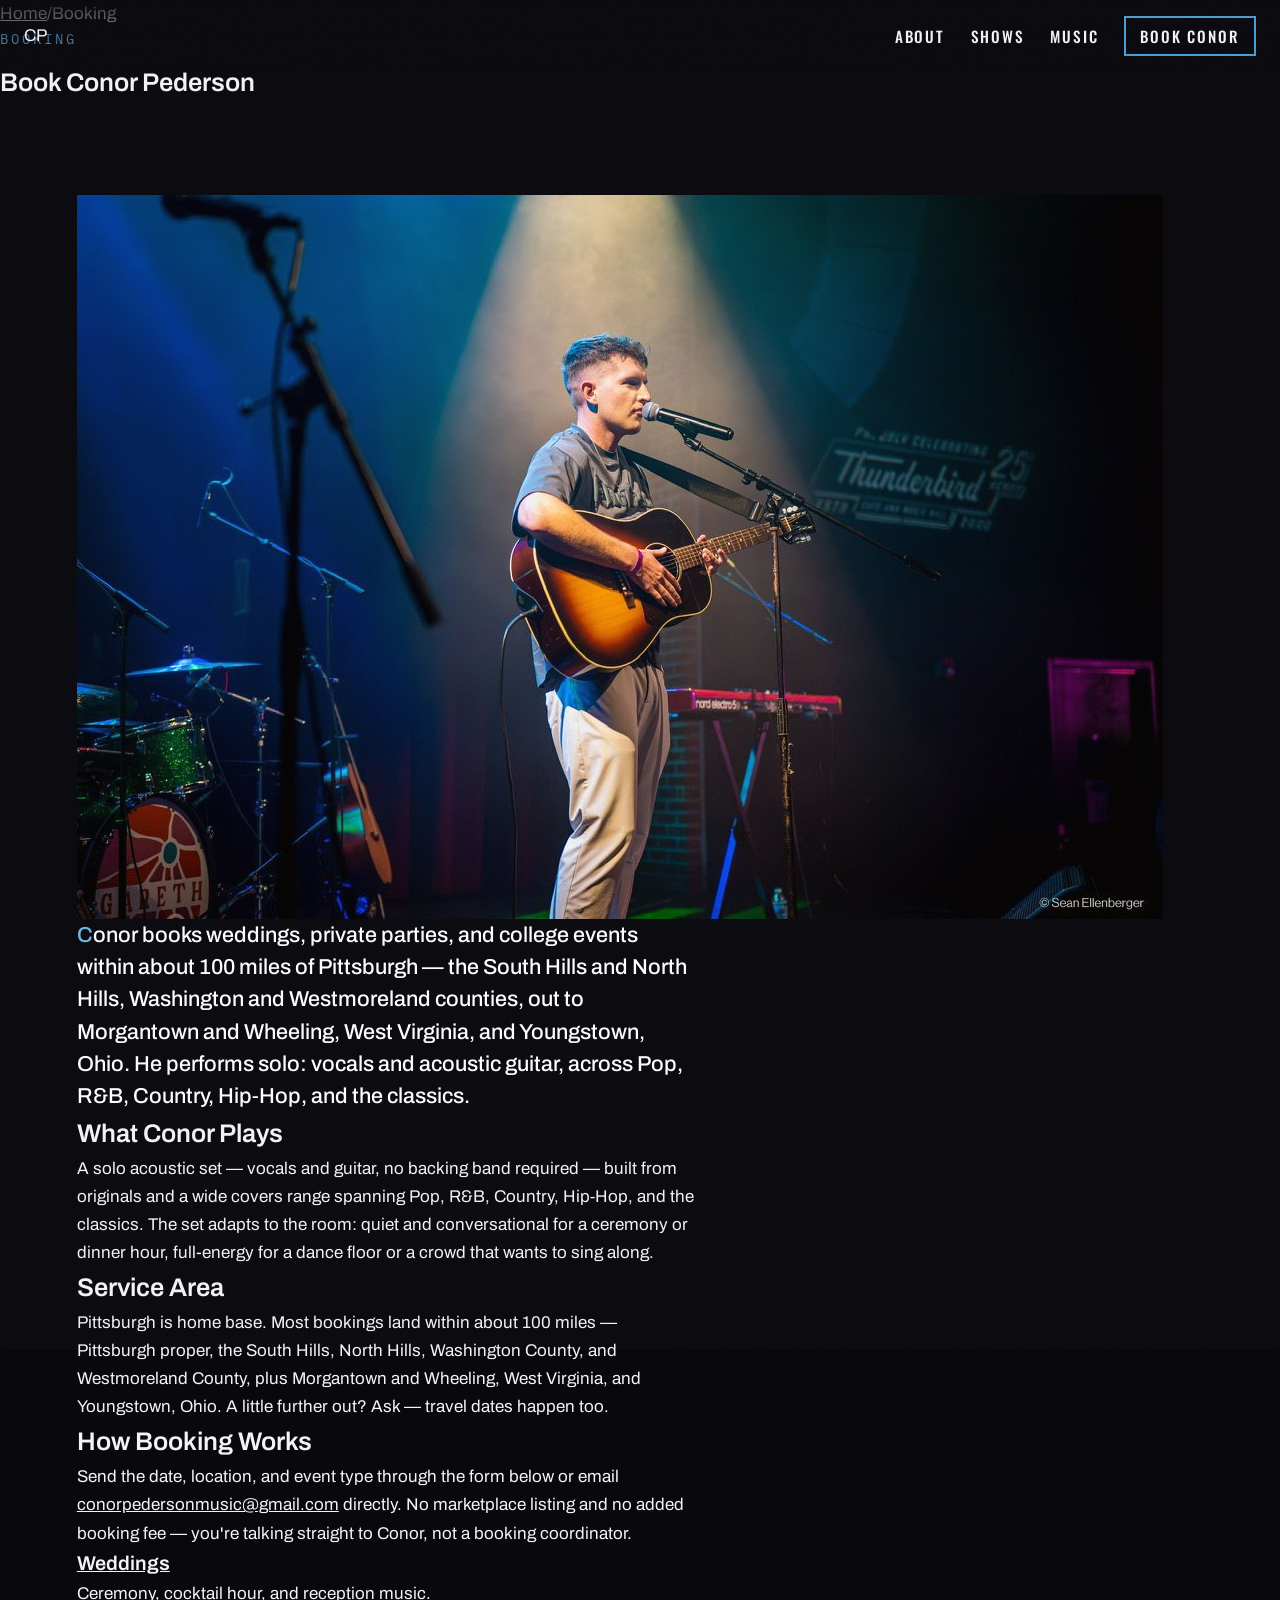
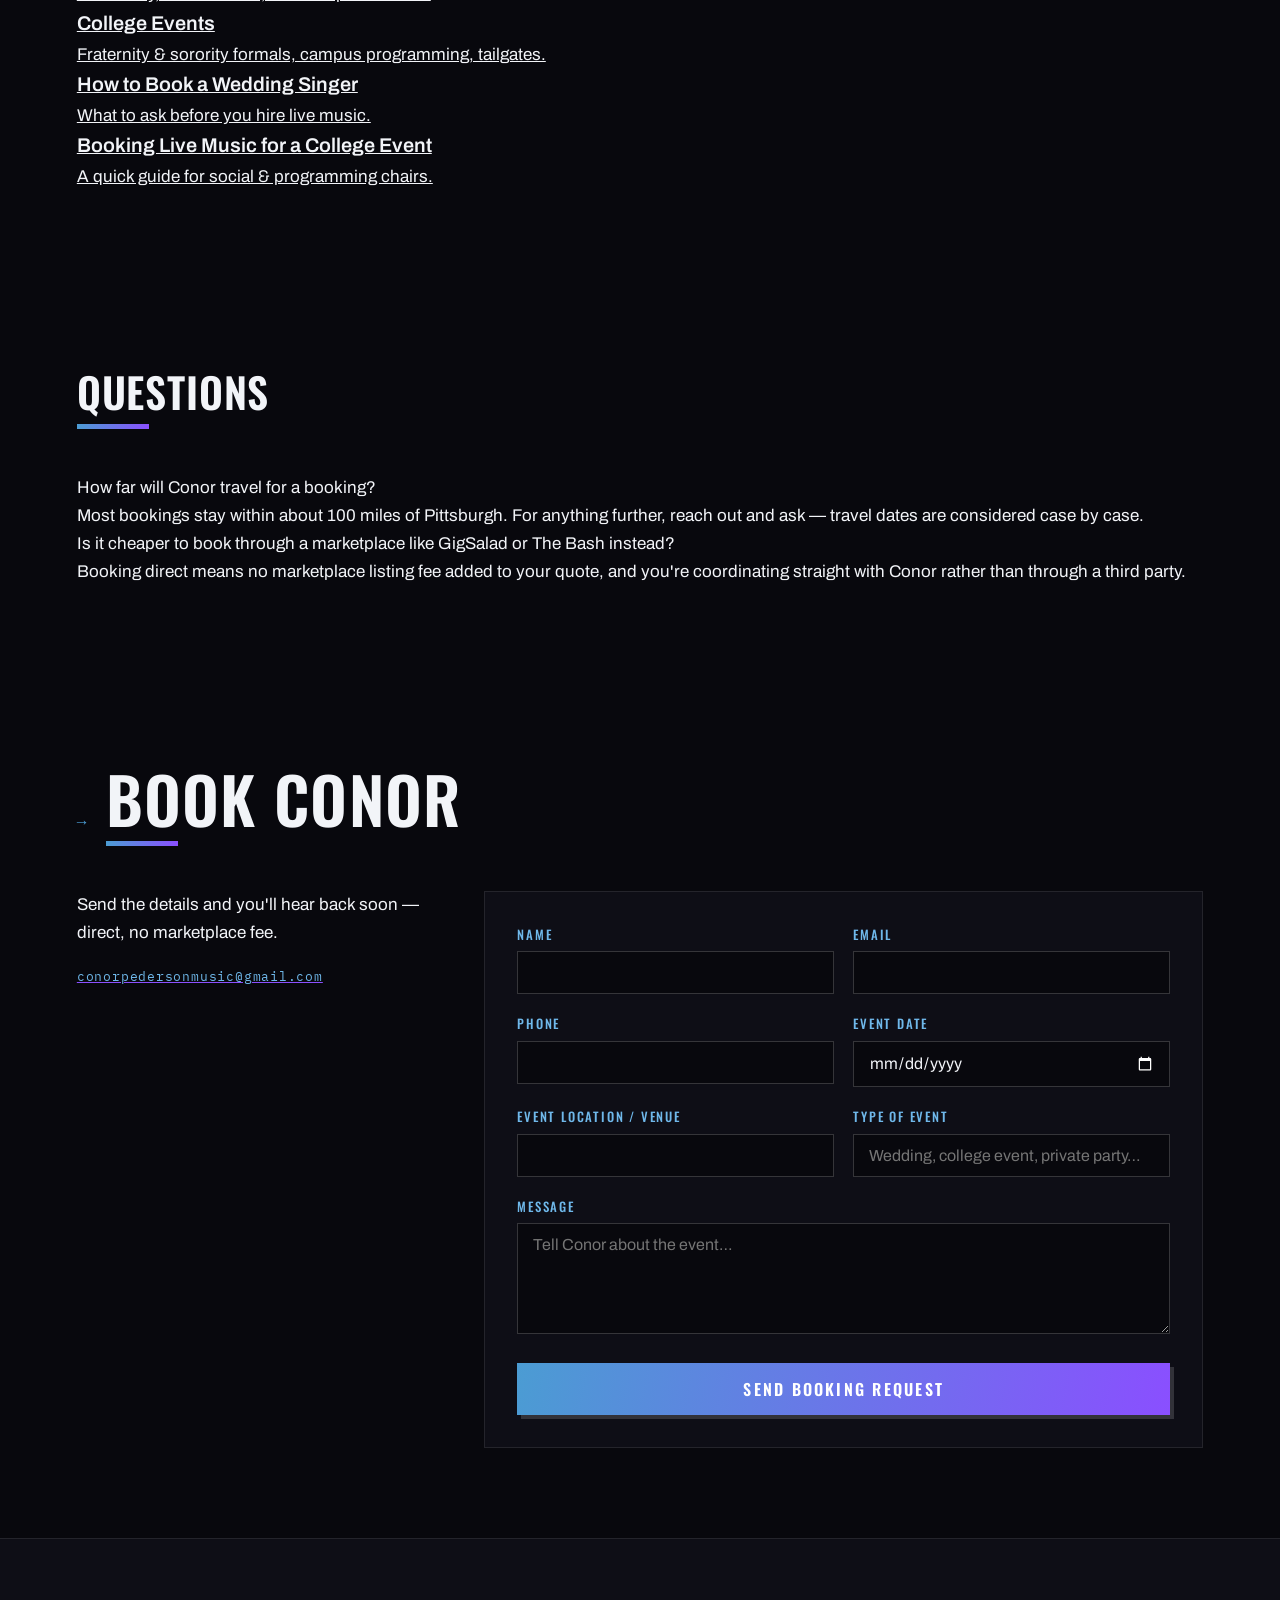
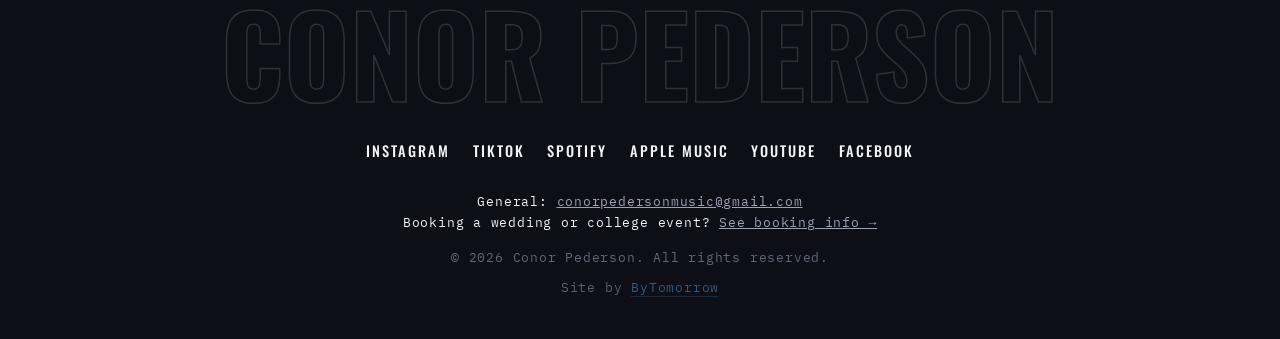
<file: booking/index.html>
<!DOCTYPE html>
<html lang="en">
<head>
<meta charset="UTF-8">
<meta name="viewport" content="width=device-width, initial-scale=1.0">
<title>Book Conor Pederson — Weddings, College Events &amp; Private Parties</title>
<meta name="description" content="Book Conor Pederson for weddings, college events, and private parties within about 100 miles of Pittsburgh. Vocals and acoustic guitar across Pop, R&amp;B, Country, Hip-Hop, and the classics.">
<link rel="canonical" href="https://conorpedersonmusic.com/booking/">

<meta property="og:title" content="Book Conor Pederson — Weddings, College Events &amp; Private Parties">
<meta property="og:description" content="Book Conor Pederson for weddings, college events, and private parties within about 100 miles of Pittsburgh. Vocals and acoustic guitar across Pop, R&amp;B, Country, Hip-Hop, and the classics.">
<meta property="og:image" content="https://conorpedersonmusic.com/assets/img/hero-live.jpg">
<meta property="og:image:alt" content="Conor Pederson singing and playing acoustic guitar on stage under a spotlight">
<meta property="og:url" content="https://conorpedersonmusic.com/booking/">
<meta property="og:type" content="website">
<meta property="og:site_name" content="Conor Pederson">
<meta property="article:published_time" content="2026-08-07">
<meta property="article:modified_time" content="2026-08-08">

<meta name="twitter:card" content="summary_large_image">
<meta name="twitter:title" content="Book Conor Pederson — Weddings, College Events &amp; Private Parties">
<meta name="twitter:description" content="Book Conor Pederson for weddings, college events, and private parties within about 100 miles of Pittsburgh. Vocals and acoustic guitar across Pop, R&amp;B, Country, Hip-Hop, and the classics.">
<meta name="twitter:image" content="https://conorpedersonmusic.com/assets/img/hero-live.jpg">

<link rel="icon" href="/favicon.ico" sizes="any">
<link rel="icon" type="image/png" sizes="32x32" href="/assets/img/favicon-32.png">
<link rel="apple-touch-icon" href="/assets/img/apple-touch-icon.png">
<link rel="stylesheet" href="/assets/css/fonts.css">
<link rel="stylesheet" href="/assets/css/style.css">
<script type="application/ld+json">
{
  "@context": "https://schema.org",
  "@graph": [
    {
      "@type": "WebPage",
      "@id": "https://conorpedersonmusic.com/booking/#webpage",
      "url": "https://conorpedersonmusic.com/booking/",
      "name": "Book Conor Pederson — Weddings, College Events & Private Parties",
      "description": "Book Conor Pederson for weddings, college events, and private parties within about 100 miles of Pittsburgh. Vocals and acoustic guitar across Pop, R&B, Country, Hip-Hop, and the classics.",
      "isPartOf": {
        "@id": "https://conorpedersonmusic.com#website"
      },
      "about": {
        "@id": "https://conorpedersonmusic.com#artist"
      },
      "datePublished": "2026-08-07",
      "dateModified": "2026-08-08",
      "primaryImageOfPage": {
        "@id": "https://conorpedersonmusic.com/booking/#heroimage"
      }
    },
    {
      "@type": "ImageObject",
      "@id": "https://conorpedersonmusic.com/booking/#heroimage",
      "url": "https://conorpedersonmusic.com/assets/img/hero-live.jpg",
      "contentUrl": "https://conorpedersonmusic.com/assets/img/hero-live.jpg",
      "caption": "Conor Pederson singing and playing acoustic guitar on stage under a spotlight"
    },
    {
      "@type": "BreadcrumbList",
      "@id": "https://conorpedersonmusic.com/booking/#breadcrumb",
      "itemListElement": [
        {
          "@type": "ListItem",
          "position": 1,
          "name": "Home",
          "item": "https://conorpedersonmusic.com/"
        },
        {
          "@type": "ListItem",
          "position": 2,
          "name": "Booking",
          "item": "https://conorpedersonmusic.com/booking/"
        }
      ]
    },
    {
      "@type": "FAQPage",
      "@id": "https://conorpedersonmusic.com/booking/#faq",
      "mainEntity": [
        {
          "@type": "Question",
          "name": "How far will Conor travel for a booking?",
          "acceptedAnswer": {
            "@type": "Answer",
            "text": "Most bookings stay within about 100 miles of Pittsburgh. For anything further, reach out and ask — travel dates are considered case by case."
          }
        },
        {
          "@type": "Question",
          "name": "Is it cheaper to book through a marketplace like GigSalad or The Bash instead?",
          "acceptedAnswer": {
            "@type": "Answer",
            "text": "Booking direct means no marketplace listing fee added to your quote, and you're coordinating straight with Conor rather than through a third party."
          }
        }
      ]
    }
  ]
}
</script>
</head>
<body>

<div class="noise" aria-hidden="true"></div>

<header class="nav" id="top">
  <a class="nav__brand" href="/">CP</a>
  <nav class="nav__links" aria-label="Main">
    <a href="/#about">About</a>
    <a href="/#shows">Shows</a>
    <a href="/#music">Music</a>
    <a href="/#booking" class="nav__cta">Book Conor</a>
  </nav>
</header>

<section class="page-hero">
  <nav class="crumbs" aria-label="Breadcrumb"><a href="/">Home</a><span aria-hidden="true">/</span><span aria-current="page">Booking</span></nav>
  <p class="hero__kicker reveal">Booking</p>
  <h1 class="page-hero__title reveal">Book Conor Pederson</h1>
</section>

<section class="section page-content">
  <figure class="page-content__photo reveal">
    <img src="/assets/img/hero-live.jpg" alt="Conor Pederson singing and playing acoustic guitar on stage under a spotlight" loading="lazy">
  </figure>
  <div class="about__copy">
    <p class="about__lede reveal">Conor books weddings, private parties, and college events within about 100 miles of Pittsburgh &mdash; the South Hills and North Hills, Washington and Westmoreland counties, out to Morgantown and Wheeling, West Virginia, and Youngstown, Ohio. He performs solo: vocals and acoustic guitar, across Pop, R&amp;B, Country, Hip&#8209;Hop, and the classics.</p>
    <h2 class="page-content__h2 reveal">What Conor Plays</h2>
    <p class="reveal">A solo acoustic set &mdash; vocals and guitar, no backing band required &mdash; built from originals and a wide covers range spanning Pop, R&amp;B, Country, Hip&#8209;Hop, and the classics. The set adapts to the room: quiet and conversational for a ceremony or dinner hour, full-energy for a dance floor or a crowd that wants to sing along.</p>
    <h2 class="page-content__h2 reveal">Service Area</h2>
    <p class="reveal">Pittsburgh is home base. Most bookings land within about 100 miles &mdash; Pittsburgh proper, the South Hills, North Hills, Washington County, and Westmoreland County, plus Morgantown and Wheeling, West Virginia, and Youngstown, Ohio. A little further out? Ask &mdash; travel dates happen too.</p>
    <h2 class="page-content__h2 reveal">How Booking Works</h2>
    <p class="reveal">Send the date, location, and event type through the form below or email <a href="mailto:conorpedersonmusic@gmail.com">conorpedersonmusic@gmail.com</a> directly. No marketplace listing and no added booking fee &mdash; you're talking straight to Conor, not a booking coordinator.</p>
  </div>
  <div class="hub__grid">
  <a class="hub__card reveal" href="/booking/weddings/">
    <h3>Weddings</h3>
    <p>Ceremony, cocktail hour, and reception music.</p>
  </a>
  <a class="hub__card reveal" href="/booking/college-events/">
    <h3>College Events</h3>
    <p>Fraternity &amp; sorority formals, campus programming, tailgates.</p>
  </a>
  <a class="hub__card reveal" href="/booking/how-to-book-a-live-wedding-singer/">
    <h3>How to Book a Wedding Singer</h3>
    <p>What to ask before you hire live music.</p>
  </a>
  <a class="hub__card reveal" href="/booking/booking-live-music-for-a-college-event/">
    <h3>Booking Live Music for a College Event</h3>
    <p>A quick guide for social &amp; programming chairs.</p>
  </a>
</div>
</section>

<section class="faq section">
  <div class="section__head reveal">
    <h2 class="section__title" style="font-size: clamp(1.8rem, 4vw, 2.6rem);">Questions</h2>
  </div>
  <div class="faq__item reveal">
    <p class="faq__q">How far will Conor travel for a booking?</p>
    <p class="faq__a">Most bookings stay within about 100 miles of Pittsburgh. For anything further, reach out and ask — travel dates are considered case by case.</p>
  </div>
  <div class="faq__item reveal">
    <p class="faq__q">Is it cheaper to book through a marketplace like GigSalad or The Bash instead?</p>
    <p class="faq__a">Booking direct means no marketplace listing fee added to your quote, and you&#39;re coordinating straight with Conor rather than through a third party.</p>
  </div>
</section>

<section class="booking section" id="booking">
  <div class="section__head reveal">
    <span class="section__num">→</span>
    <h2 class="section__title">Book Conor</h2>
  </div>
  
  <div class="booking__grid">
    <div class="booking__blurb reveal">
      <p>Send the details and you'll hear back soon — direct, no marketplace fee.</p>
      <p class="mono booking__email"><a href="mailto:conorpedersonmusic@gmail.com">conorpedersonmusic@gmail.com</a></p>
    </div>
    <form class="form reveal" name="booking" method="POST" data-netlify="true" netlify-honeypot="bot-field" action="/thanks.html">
      <input type="hidden" name="form-name" value="booking">
      <p class="hidden-field"><label>Don't fill this out: <input name="bot-field"></label></p>
      <div class="form__row">
        <label class="form__field"><span>Name</span>
          <input type="text" name="name" required autocomplete="name">
        </label>
        <label class="form__field"><span>Email</span>
          <input type="email" name="email" required autocomplete="email">
        </label>
      </div>
      <div class="form__row">
        <label class="form__field"><span>Phone</span>
          <input type="tel" name="phone" autocomplete="tel">
        </label>
        <label class="form__field"><span>Event date</span>
          <input type="date" name="event_date">
        </label>
      </div>
      <div class="form__row">
        <label class="form__field"><span>Event location / venue</span>
          <input type="text" name="event_location">
        </label>
        <label class="form__field"><span>Type of event</span>
          <input type="text" name="event_type" placeholder="Wedding, college event, private party…">
        </label>
      </div>
      <label class="form__field"><span>Message</span>
        <textarea name="message" rows="5" placeholder="Tell Conor about the event…"></textarea>
      </label>
      <button class="btn btn--primary form__submit" type="submit">Send Booking Request</button>
    </form>
  </div>
</section>

<footer class="footer">
  <div class="footer__name" aria-hidden="true">CONOR PEDERSON</div>
  <nav class="footer__social" aria-label="Social media">
    <a href="https://www.instagram.com/conorpedersonmusic/" target="_blank" rel="noopener">Instagram</a>
    <a href="https://www.tiktok.com/@conorpedersonmusic" target="_blank" rel="noopener">TikTok</a>
    <a href="https://open.spotify.com/artist/5o669JbDjMf7pHNp8jdrbU" target="_blank" rel="noopener">Spotify</a>
    <a href="https://music.apple.com/us/artist/conor-pederson/1786901016" target="_blank" rel="noopener">Apple Music</a>
    <a href="https://www.youtube.com/@conorpedersonmusic" target="_blank" rel="noopener">YouTube</a>
    <a href="https://www.facebook.com/profile.php?id=61591135575701" target="_blank" rel="noopener">Facebook</a>
  </nav>
  <p class="footer__contact mono">General: <a href="mailto:conorpedersonmusic@gmail.com">conorpedersonmusic@gmail.com</a></p>
  <p class="footer__contact mono">Booking a wedding or college event? <a href="/booking/">See booking info →</a></p>
  <p class="footer__fine mono">© <span id="year"></span> Conor Pederson. All rights reserved.</p>
  <p class="footer__credit mono">Site by <a href="https://bytomorrow.ai" rel="noopener">ByTomorrow</a></p>
</footer>

<script src="/assets/js/main.js" defer></script>
</body>
</html>
</file>
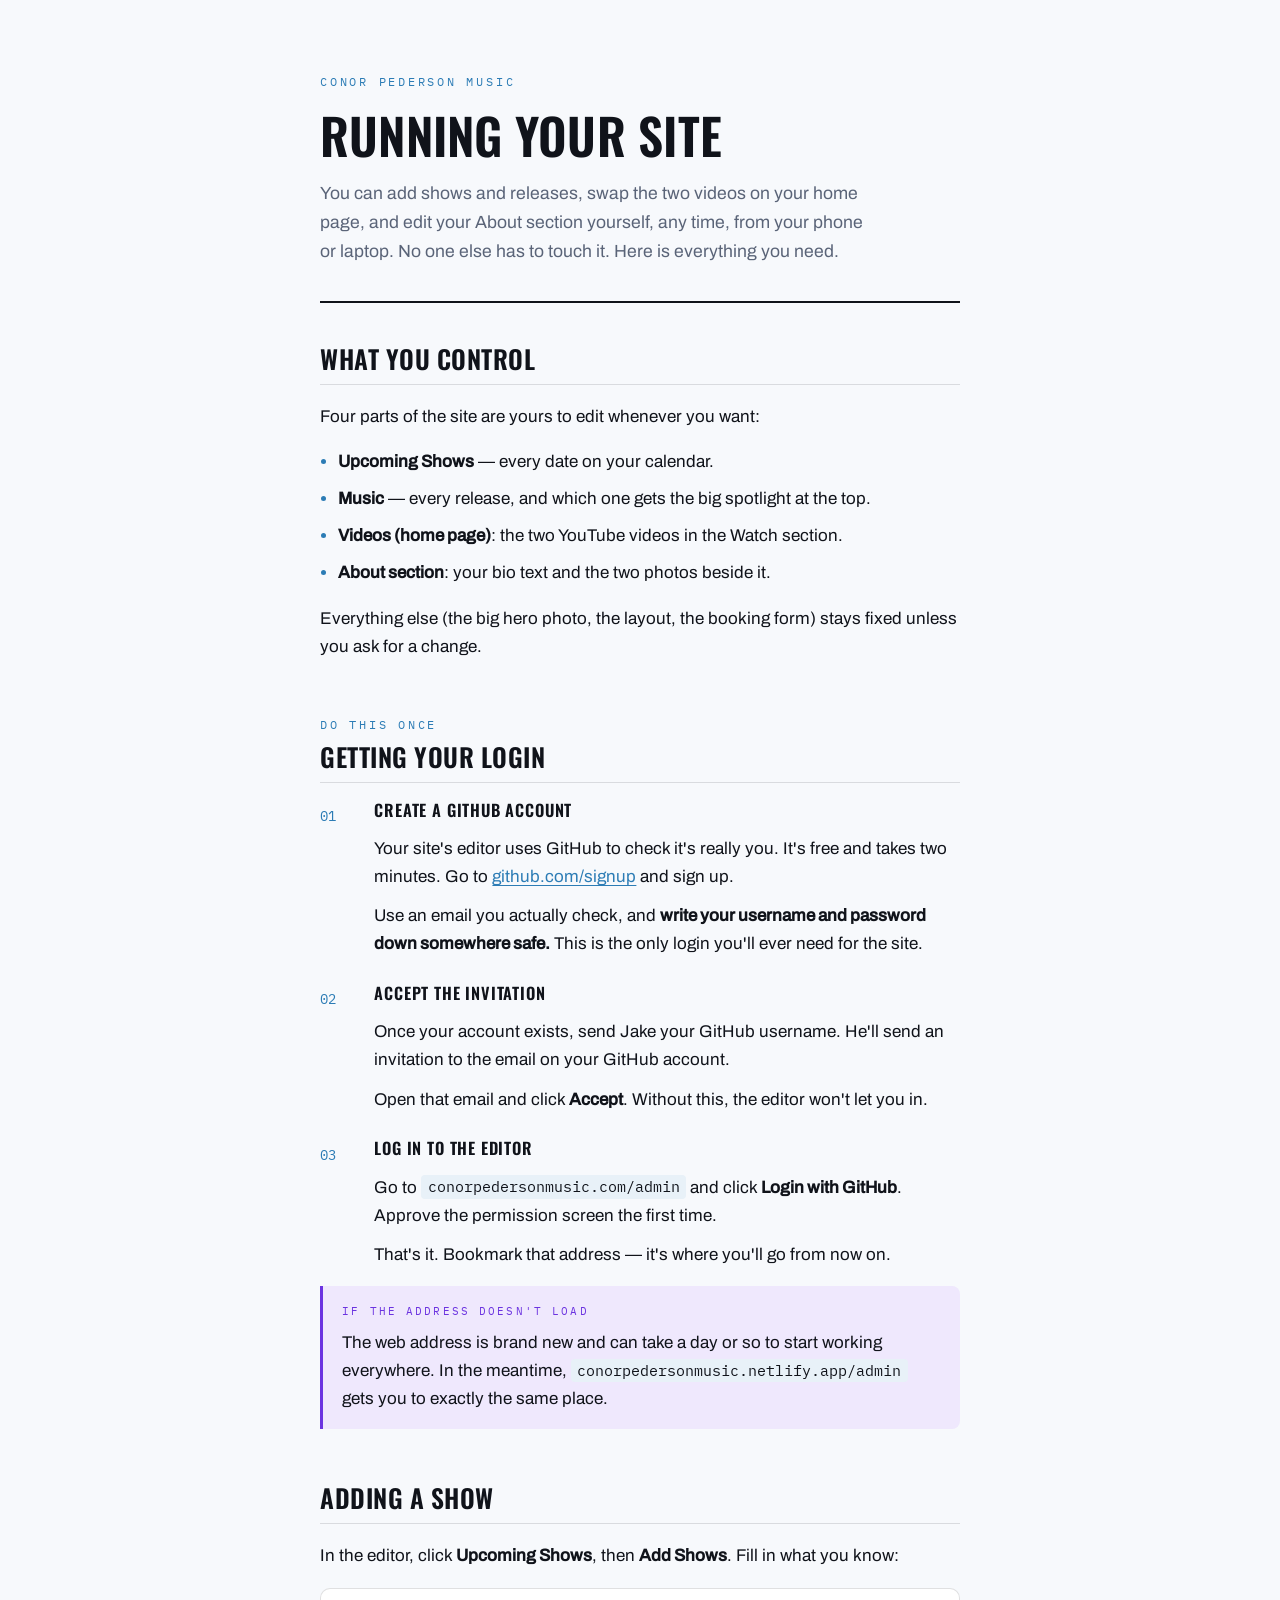
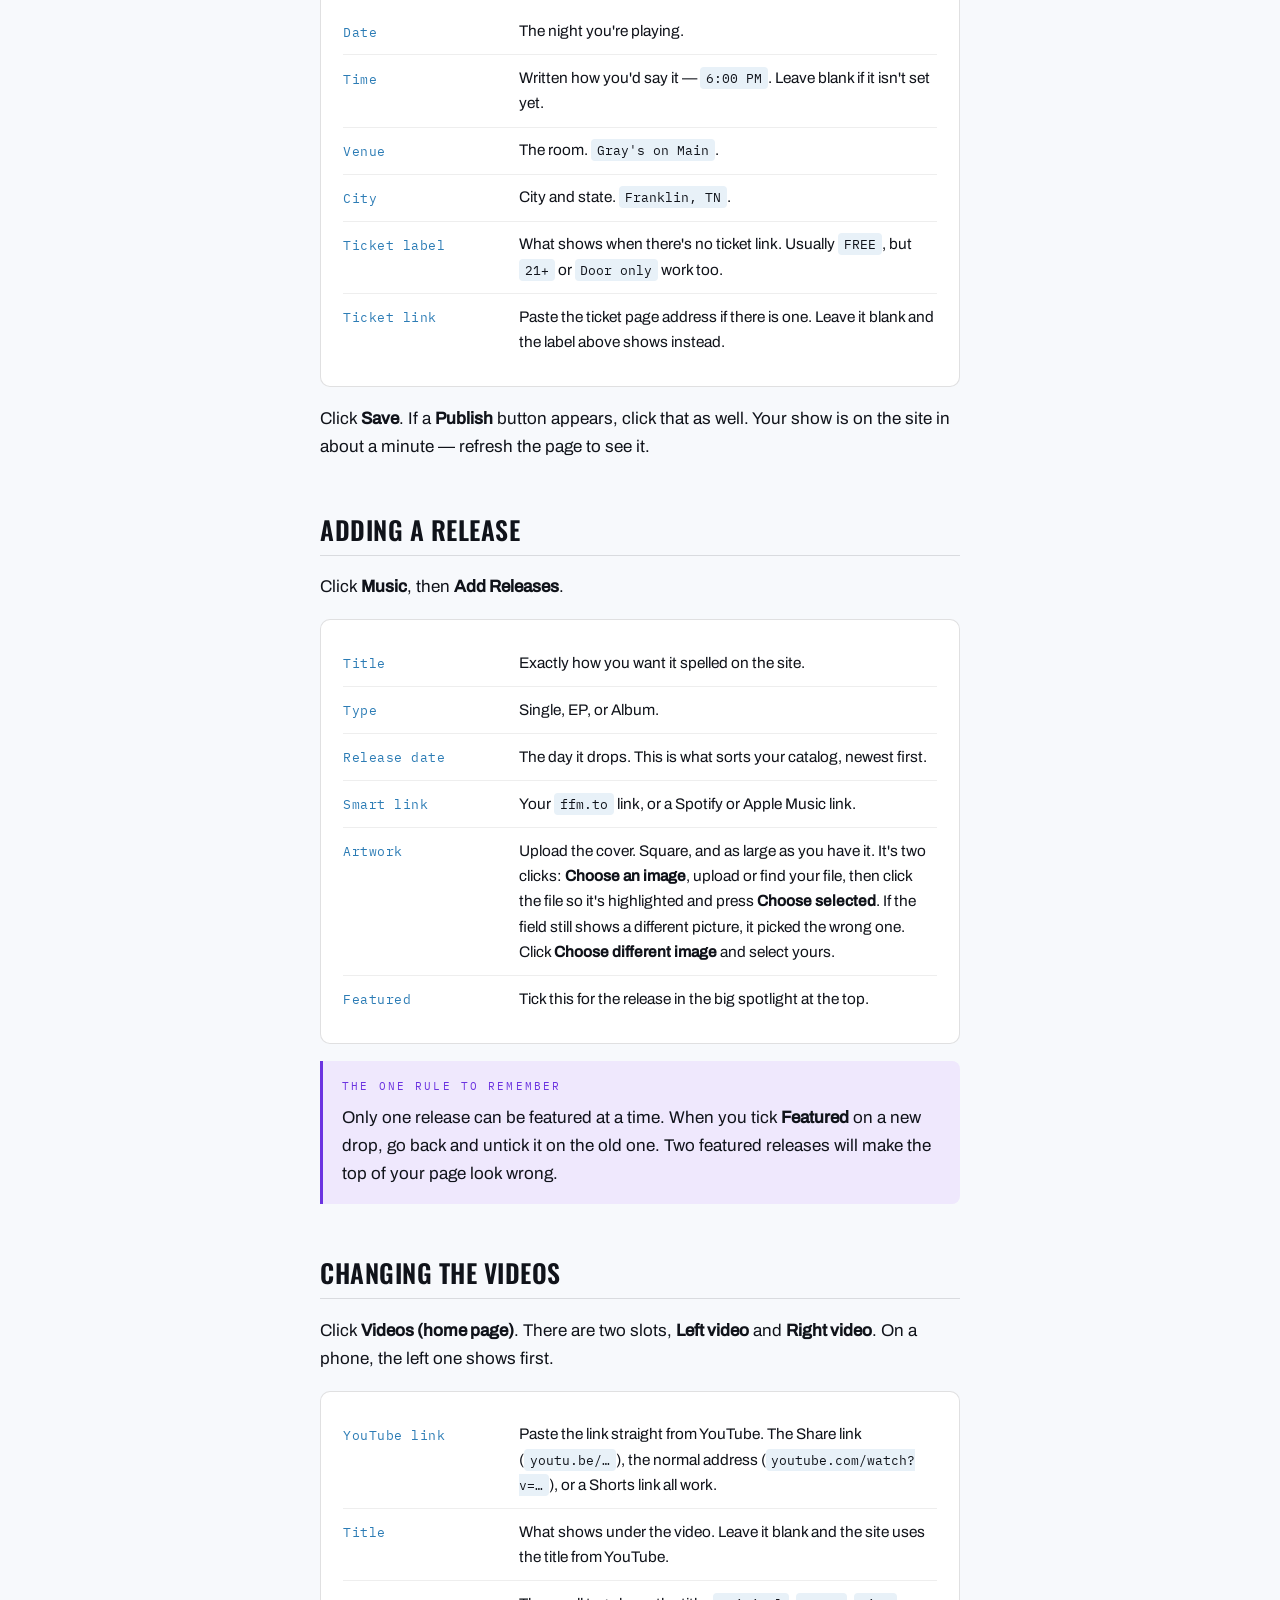
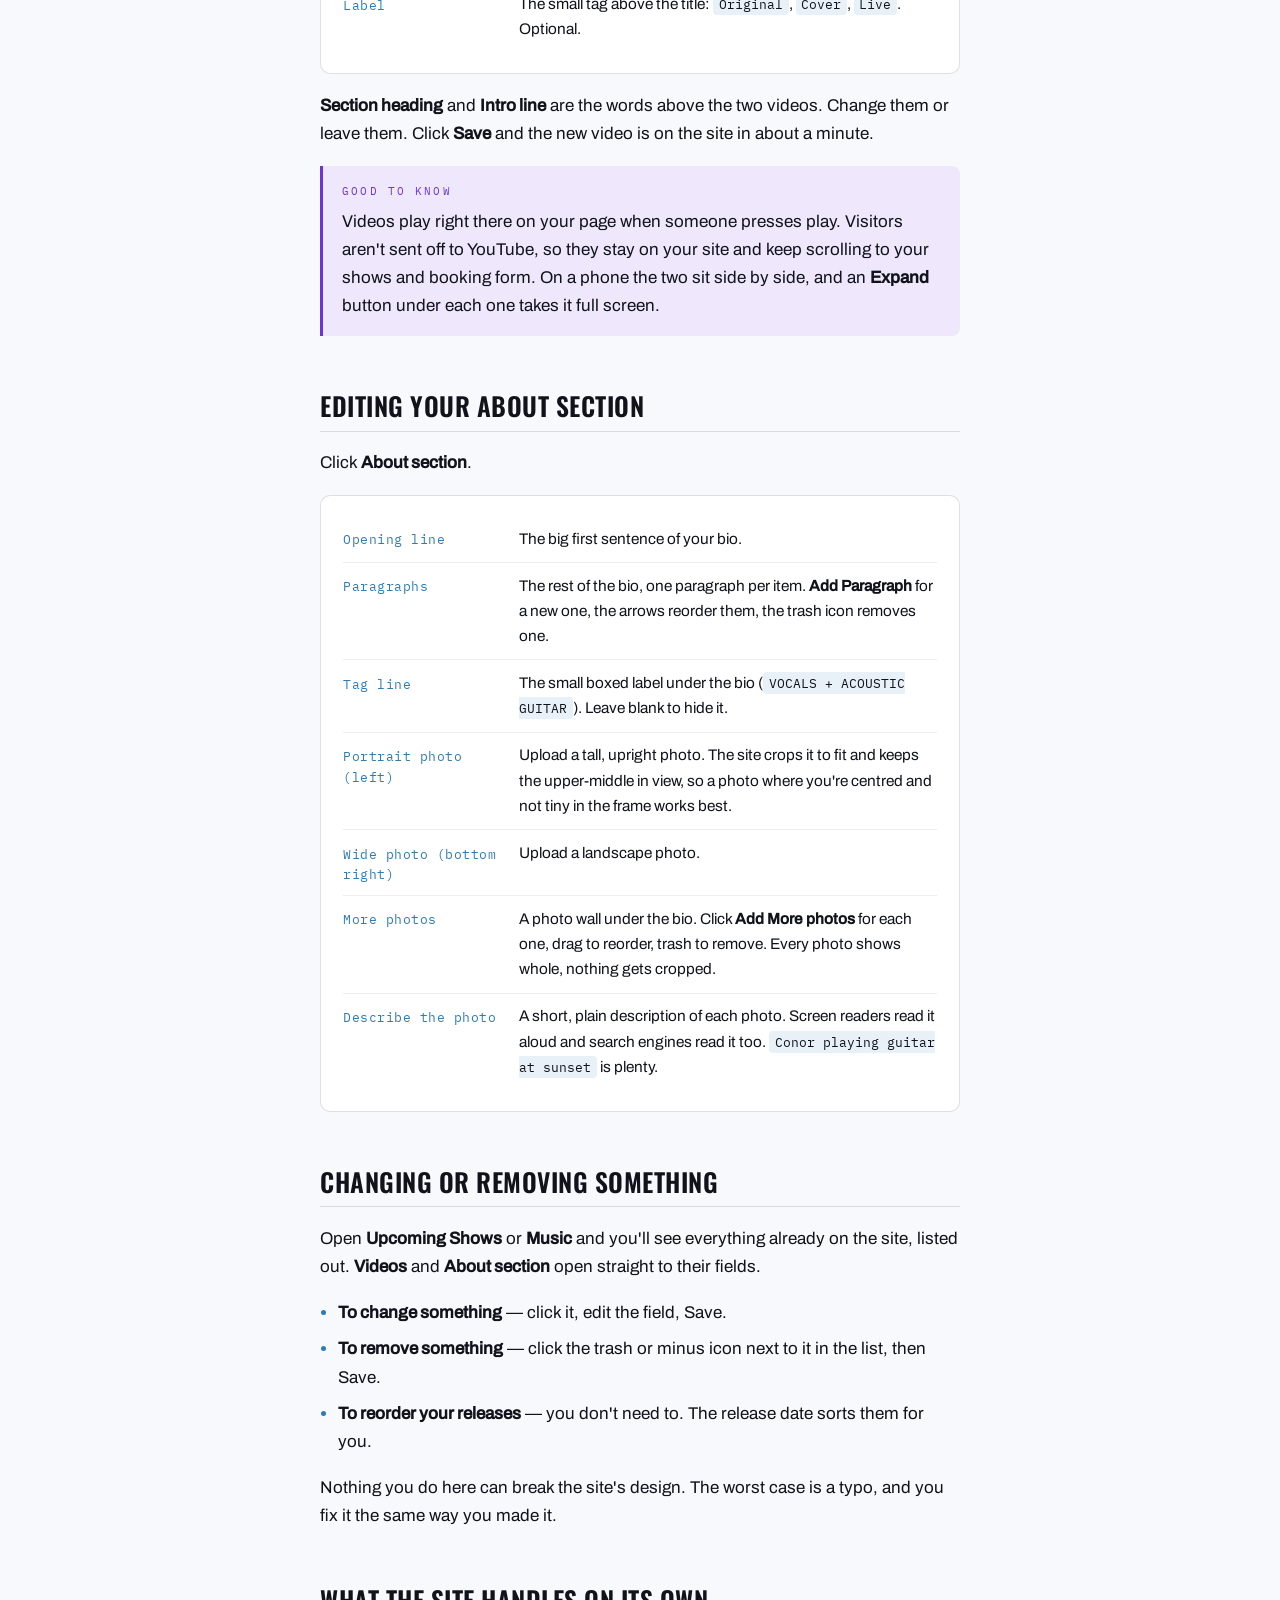
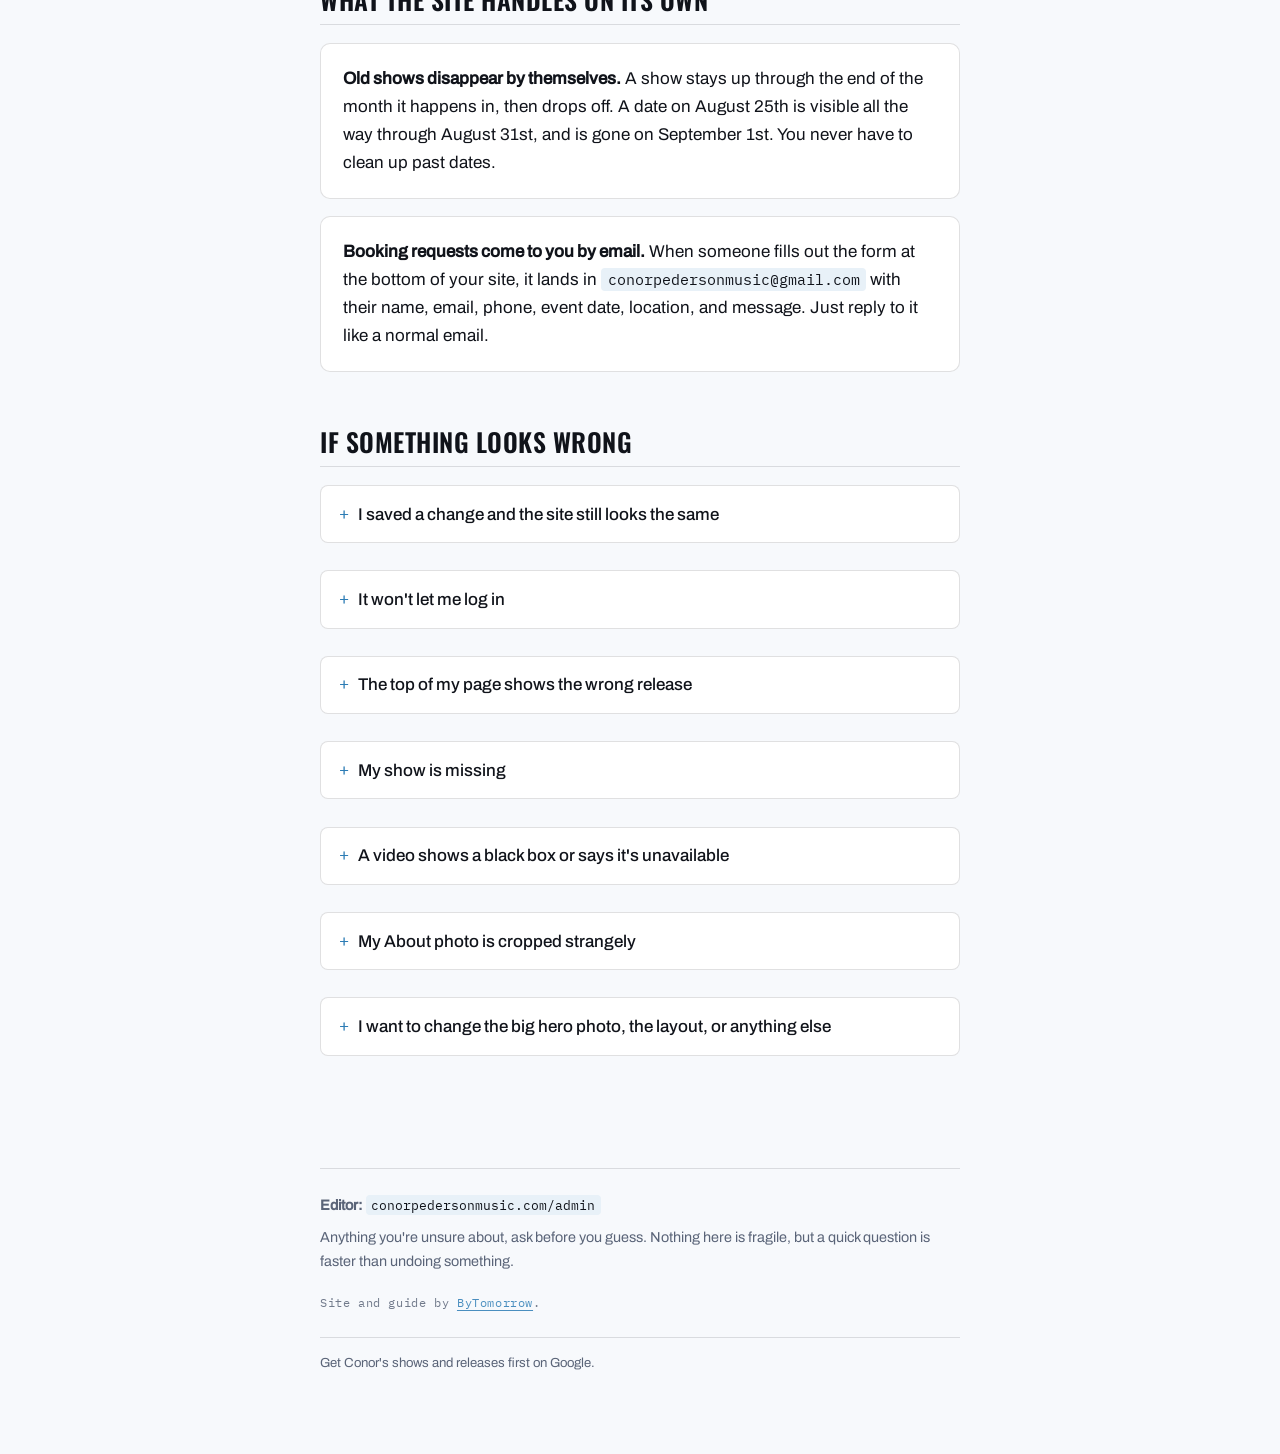
<file: guide/index.html>
<!doctype html>
<html lang="en">
<head>
<meta charset="utf-8">
<meta name="viewport" content="width=device-width, initial-scale=1">
<meta name="robots" content="noindex, nofollow">
<meta name="description" content="How to add shows, releases, videos, and update the About section on conorpedersonmusic.com">
<title>Running Your Site — Conor Pederson Music</title>
<style>
@font-face{font-family:"Oswald";font-style:normal;font-weight:600;font-display:swap;src:url([data-uri]) format("woff2")}
@font-face{font-family:"Archivo";font-style:normal;font-weight:400;font-display:swap;src:url([data-uri]) format("woff2")}
@font-face{font-family:"Archivo";font-style:normal;font-weight:500;font-display:swap;src:url([data-uri]) format("woff2")}
@font-face{font-family:"IBM Plex Mono";font-style:normal;font-weight:400;font-display:swap;src:url([data-uri]) format("woff2")}

:root{
  --ground:#F7F9FC; --surface:#FFFFFF; --text:#10131A; --muted:#5A6478;
  --blue:#2C7CB5; --blue-soft:#E8F1F8; --purple:#6B33E0; --purple-soft:#EFE8FD;
  --line:rgba(16,19,26,.13); --line-soft:rgba(16,19,26,.07);
  --display:"Oswald",sans-serif; --body:"Archivo",sans-serif; --mono:"IBM Plex Mono",ui-monospace,monospace;
}
@media (prefers-color-scheme:dark){
  :root{
    --ground:#08080D; --surface:#12121B; --text:#F2F4F8; --muted:#9AA3B5;
    --blue:#6FB8EA; --blue-soft:rgba(75,156,211,.13); --purple:#A97DFF; --purple-soft:rgba(138,79,255,.15);
    --line:rgba(255,255,255,.13); --line-soft:rgba(255,255,255,.07);
  }
}
:root[data-theme="dark"]{
  --ground:#08080D; --surface:#12121B; --text:#F2F4F8; --muted:#9AA3B5;
  --blue:#6FB8EA; --blue-soft:rgba(75,156,211,.13); --purple:#A97DFF; --purple-soft:rgba(138,79,255,.15);
  --line:rgba(255,255,255,.13); --line-soft:rgba(255,255,255,.07);
}
:root[data-theme="light"]{
  --ground:#F7F9FC; --surface:#FFFFFF; --text:#10131A; --muted:#5A6478;
  --blue:#2C7CB5; --blue-soft:#E8F1F8; --purple:#6B33E0; --purple-soft:#EFE8FD;
  --line:rgba(16,19,26,.13); --line-soft:rgba(16,19,26,.07);
}

*{box-sizing:border-box}
body{margin:0;background:var(--ground);color:var(--text);font-family:var(--body);font-size:17px;line-height:1.65;-webkit-font-smoothing:antialiased}
.wrap{max-width:44rem;margin:0 auto;padding:clamp(2rem,6vw,4.5rem) clamp(1.1rem,5vw,2rem) 5rem}

h1,h2,h3{font-family:var(--display);font-weight:600;text-transform:uppercase;text-wrap:balance;margin:0;line-height:1.12}
h1{font-size:clamp(2.1rem,7vw,3.1rem);letter-spacing:.005em}
h2{font-size:clamp(1.32rem,3.6vw,1.6rem);letter-spacing:.02em}
h3{font-size:1.02rem;letter-spacing:.05em}
p{margin:0}
a{color:var(--blue);text-underline-offset:3px}
a:focus-visible,summary:focus-visible{outline:2px solid var(--blue);outline-offset:3px;border-radius:3px}

.eyebrow{font-family:var(--mono);font-size:.72rem;letter-spacing:.24em;text-transform:uppercase;color:var(--blue)}
.lede{font-size:1.1rem;color:var(--muted);max-width:34rem}
code{font-family:var(--mono);font-size:.87em;background:var(--blue-soft);color:var(--text);padding:.15em .42em;border-radius:4px;word-break:break-word}

header.top{display:flex;flex-direction:column;gap:1rem;padding-bottom:2.2rem;border-bottom:2px solid var(--text)}
main{display:flex;flex-direction:column;gap:3.4rem;padding-top:2.6rem}
section{display:flex;flex-direction:column;gap:1.1rem}
.sec-head{display:flex;flex-direction:column;gap:.5rem;padding-bottom:.7rem;border-bottom:1px solid var(--line)}

ol.steps{list-style:none;margin:0;padding:0;display:flex;flex-direction:column;gap:1.6rem;counter-reset:s}
ol.steps>li{counter-increment:s;display:grid;grid-template-columns:2.4rem 1fr;gap:0 1rem}
ol.steps>li::before{content:counter(s,decimal-leading-zero);font-family:var(--mono);font-size:.86rem;color:var(--blue);padding-top:.28rem}
ol.steps>li>h3{grid-column:2}
ol.steps>li>div{grid-column:2;display:flex;flex-direction:column;gap:.7rem;margin-top:.45rem}

.card{background:var(--surface);border:1px solid var(--line);border-radius:10px;padding:1.3rem 1.4rem;display:flex;flex-direction:column;gap:.85rem}
.note{background:var(--purple-soft);border-left:3px solid var(--purple);border-radius:0 8px 8px 0;padding:1rem 1.2rem;display:flex;flex-direction:column;gap:.5rem}
.note .tag{font-family:var(--mono);font-size:.7rem;letter-spacing:.19em;text-transform:uppercase;color:var(--purple)}

dl.fields{margin:0;display:flex;flex-direction:column;gap:.05rem}
dl.fields>div{display:grid;grid-template-columns:minmax(7.5rem,10rem) 1fr;gap:.4rem 1rem;padding:.62rem 0;border-bottom:1px solid var(--line-soft)}
dl.fields>div:last-child{border-bottom:0}
dl.fields dt{font-family:var(--mono);font-size:.79rem;letter-spacing:.04em;color:var(--blue);padding-top:.16rem}
dl.fields dd{margin:0;font-size:.96rem}
@media (max-width:32rem){dl.fields>div{grid-template-columns:1fr;gap:.15rem}}

ul.plain{margin:0;padding-left:1.1rem;display:flex;flex-direction:column;gap:.55rem}
ul.plain li::marker{color:var(--blue)}

details{border:1px solid var(--line);border-radius:8px;background:var(--surface)}
details+details{margin-top:.6rem}
summary{cursor:pointer;padding:.85rem 1.1rem;font-family:var(--body);font-weight:500;list-style:none}
summary::-webkit-details-marker{display:none}
summary::before{content:"+";font-family:var(--mono);color:var(--blue);margin-right:.6rem}
details[open] summary::before{content:"\2212"}
details>p,details>ul{padding:0 1.1rem 1.1rem;margin:0;color:var(--muted)}
details>ul{padding-left:2.2rem}

footer{margin-top:3.6rem;padding-top:1.6rem;border-top:1px solid var(--line);color:var(--muted);font-size:.9rem;display:flex;flex-direction:column;gap:.5rem}
footer .credit{margin-top:.7rem;font-family:var(--mono);font-size:.76rem;letter-spacing:.05em;opacity:.85}
@media (prefers-reduced-motion:reduce){*{animation:none!important;transition:none!important}}
.preferred-source{display:flex;flex-wrap:wrap;gap:.4rem 1rem;align-items:center;margin-top:1rem;padding-top:.9rem;border-top:1px solid var(--line)}
.preferred-source__label{margin:0;font-size:.82rem}
</style>
<!-- Google Preferred Source button (ByTomorrow standing rule, 2026-09-07).
     The script renders every <div google-add-preferred-source-btn> on the page. -->
<script async src="https://news.google.com/swg/js/v1/publisher.js"></script>
</head>
<body>
<div class="wrap">

<header class="top">
  <span class="eyebrow">Conor Pederson Music</span>
  <h1>Running Your Site</h1>
  <p class="lede">You can add shows and releases, swap the two videos on your home page, and edit your About section yourself, any time, from your phone or laptop. No one else has to touch it. Here is everything you need.</p>
</header>

<main>

<section>
  <div class="sec-head">
    <h2>What you control</h2>
  </div>
  <p>Four parts of the site are yours to edit whenever you want:</p>
  <ul class="plain">
    <li><strong>Upcoming Shows</strong> &mdash; every date on your calendar.</li>
    <li><strong>Music</strong> &mdash; every release, and which one gets the big spotlight at the top.</li>
    <li><strong>Videos (home page)</strong>: the two YouTube videos in the Watch section.</li>
    <li><strong>About section</strong>: your bio text and the two photos beside it.</li>
  </ul>
  <p>Everything else (the big hero photo, the layout, the booking form) stays fixed unless you ask for a change.</p>
</section>

<section>
  <div class="sec-head">
    <span class="eyebrow">Do this once</span>
    <h2>Getting your login</h2>
  </div>

  <ol class="steps">
    <li>
      <h3>Create a GitHub account</h3>
      <div>
        <p>Your site's editor uses GitHub to check it's really you. It's free and takes two minutes. Go to <a href="https://github.com/signup">github.com/signup</a> and sign up.</p>
        <p>Use an email you actually check, and <strong>write your username and password down somewhere safe.</strong> This is the only login you'll ever need for the site.</p>
      </div>
    </li>
    <li>
      <h3>Accept the invitation</h3>
      <div>
        <p>Once your account exists, send Jake your GitHub username. He'll send an invitation to the email on your GitHub account.</p>
        <p>Open that email and click <strong>Accept</strong>. Without this, the editor won't let you in.</p>
      </div>
    </li>
    <li>
      <h3>Log in to the editor</h3>
      <div>
        <p>Go to <code>conorpedersonmusic.com/admin</code> and click <strong>Login with GitHub</strong>. Approve the permission screen the first time.</p>
        <p>That's it. Bookmark that address &mdash; it's where you'll go from now on.</p>
      </div>
    </li>
  </ol>

  <div class="note">
    <span class="tag">If the address doesn't load</span>
    <p>The web address is brand new and can take a day or so to start working everywhere. In the meantime, <code>conorpedersonmusic.netlify.app/admin</code> gets you to exactly the same place.</p>
  </div>
</section>

<section>
  <div class="sec-head">
    <h2>Adding a show</h2>
  </div>
  <p>In the editor, click <strong>Upcoming Shows</strong>, then <strong>Add Shows</strong>. Fill in what you know:</p>
  <div class="card">
    <dl class="fields">
      <div><dt>Date</dt><dd>The night you're playing.</dd></div>
      <div><dt>Time</dt><dd>Written how you'd say it &mdash; <code>6:00 PM</code>. Leave blank if it isn't set yet.</dd></div>
      <div><dt>Venue</dt><dd>The room. <code>Gray's on Main</code>.</dd></div>
      <div><dt>City</dt><dd>City and state. <code>Franklin, TN</code>.</dd></div>
      <div><dt>Ticket label</dt><dd>What shows when there's no ticket link. Usually <code>FREE</code>, but <code>21+</code> or <code>Door only</code> work too.</dd></div>
      <div><dt>Ticket link</dt><dd>Paste the ticket page address if there is one. Leave it blank and the label above shows instead.</dd></div>
    </dl>
  </div>
  <p>Click <strong>Save</strong>. If a <strong>Publish</strong> button appears, click that as well. Your show is on the site in about a minute &mdash; refresh the page to see it.</p>
</section>

<section>
  <div class="sec-head">
    <h2>Adding a release</h2>
  </div>
  <p>Click <strong>Music</strong>, then <strong>Add Releases</strong>.</p>
  <div class="card">
    <dl class="fields">
      <div><dt>Title</dt><dd>Exactly how you want it spelled on the site.</dd></div>
      <div><dt>Type</dt><dd>Single, EP, or Album.</dd></div>
      <div><dt>Release date</dt><dd>The day it drops. This is what sorts your catalog, newest first.</dd></div>
      <div><dt>Smart link</dt><dd>Your <code>ffm.to</code> link, or a Spotify or Apple Music link.</dd></div>
      <div><dt>Artwork</dt><dd>Upload the cover. Square, and as large as you have it. It's two clicks: <strong>Choose an image</strong>, upload or find your file, then click the file so it's highlighted and press <strong>Choose selected</strong>. If the field still shows a different picture, it picked the wrong one. Click <strong>Choose different image</strong> and select yours.</dd></div>
      <div><dt>Featured</dt><dd>Tick this for the release in the big spotlight at the top.</dd></div>
    </dl>
  </div>

  <div class="note">
    <span class="tag">The one rule to remember</span>
    <p>Only one release can be featured at a time. When you tick <strong>Featured</strong> on a new drop, go back and untick it on the old one. Two featured releases will make the top of your page look wrong.</p>
  </div>
</section>

<section>
  <div class="sec-head">
    <h2>Changing the videos</h2>
  </div>
  <p>Click <strong>Videos (home page)</strong>. There are two slots, <strong>Left video</strong> and <strong>Right video</strong>. On a phone, the left one shows first.</p>
  <div class="card">
    <dl class="fields">
      <div><dt>YouTube link</dt><dd>Paste the link straight from YouTube. The Share link (<code>youtu.be/&hellip;</code>), the normal address (<code>youtube.com/watch?v=&hellip;</code>), or a Shorts link all work.</dd></div>
      <div><dt>Title</dt><dd>What shows under the video. Leave it blank and the site uses the title from YouTube.</dd></div>
      <div><dt>Label</dt><dd>The small tag above the title: <code>Original</code>, <code>Cover</code>, <code>Live</code>. Optional.</dd></div>
    </dl>
  </div>
  <p><strong>Section heading</strong> and <strong>Intro line</strong> are the words above the two videos. Change them or leave them. Click <strong>Save</strong> and the new video is on the site in about a minute.</p>
  <div class="note">
    <span class="tag">Good to know</span>
    <p>Videos play right there on your page when someone presses play. Visitors aren't sent off to YouTube, so they stay on your site and keep scrolling to your shows and booking form. On a phone the two sit side by side, and an <strong>Expand</strong> button under each one takes it full screen.</p>
  </div>
</section>

<section>
  <div class="sec-head">
    <h2>Editing your About section</h2>
  </div>
  <p>Click <strong>About section</strong>.</p>
  <div class="card">
    <dl class="fields">
      <div><dt>Opening line</dt><dd>The big first sentence of your bio.</dd></div>
      <div><dt>Paragraphs</dt><dd>The rest of the bio, one paragraph per item. <strong>Add Paragraph</strong> for a new one, the arrows reorder them, the trash icon removes one.</dd></div>
      <div><dt>Tag line</dt><dd>The small boxed label under the bio (<code>VOCALS + ACOUSTIC GUITAR</code>). Leave blank to hide it.</dd></div>
      <div><dt>Portrait photo (left)</dt><dd>Upload a tall, upright photo. The site crops it to fit and keeps the upper-middle in view, so a photo where you're centred and not tiny in the frame works best.</dd></div>
      <div><dt>Wide photo (bottom right)</dt><dd>Upload a landscape photo.</dd></div>
      <div><dt>More photos</dt><dd>A photo wall under the bio. Click <strong>Add More photos</strong> for each one, drag to reorder, trash to remove. Every photo shows whole, nothing gets cropped.</dd></div>
      <div><dt>Describe the photo</dt><dd>A short, plain description of each photo. Screen readers read it aloud and search engines read it too. <code>Conor playing guitar at sunset</code> is plenty.</dd></div>
    </dl>
  </div>
</section>

<section>
  <div class="sec-head">
    <h2>Changing or removing something</h2>
  </div>
  <p>Open <strong>Upcoming Shows</strong> or <strong>Music</strong> and you'll see everything already on the site, listed out. <strong>Videos</strong> and <strong>About section</strong> open straight to their fields.</p>
  <ul class="plain">
    <li><strong>To change something</strong> &mdash; click it, edit the field, Save.</li>
    <li><strong>To remove something</strong> &mdash; click the trash or minus icon next to it in the list, then Save.</li>
    <li><strong>To reorder your releases</strong> &mdash; you don't need to. The release date sorts them for you.</li>
  </ul>
  <p>Nothing you do here can break the site's design. The worst case is a typo, and you fix it the same way you made it.</p>
</section>

<section>
  <div class="sec-head">
    <h2>What the site handles on its own</h2>
  </div>
  <div class="card">
    <p><strong>Old shows disappear by themselves.</strong> A show stays up through the end of the month it happens in, then drops off. A date on August 25th is visible all the way through August 31st, and is gone on September 1st. You never have to clean up past dates.</p>
  </div>
  <div class="card">
    <p><strong>Booking requests come to you by email.</strong> When someone fills out the form at the bottom of your site, it lands in <code>conorpedersonmusic@gmail.com</code> with their name, email, phone, event date, location, and message. Just reply to it like a normal email.</p>
  </div>
</section>

<section>
  <div class="sec-head">
    <h2>If something looks wrong</h2>
  </div>

  <details>
    <summary>I saved a change and the site still looks the same</summary>
    <p>Give it two minutes, then hard-refresh the page. On a phone, close the tab and reopen it. If it's still not showing after five minutes, tell Jake.</p>
  </details>
  <details>
    <summary>It won't let me log in</summary>
    <p>Almost always one of two things: you haven't accepted the emailed invitation yet, or you're signed into a different GitHub account in that browser. Check your email for the invite first, then try again.</p>
  </details>
  <details>
    <summary>The top of my page shows the wrong release</summary>
    <p>Two releases are ticked Featured, or none are. Open Music, make sure exactly one has Featured ticked, and Save.</p>
  </details>
  <details>
    <summary>My show is missing</summary>
    <p>Check the date. Shows drop off automatically once their month has ended, so a date entered in the wrong year or month may already have expired.</p>
  </details>
  <details>
    <summary>A video shows a black box or says it's unavailable</summary>
    <p>Either the link isn't a YouTube video link, or the video is set to Private on YouTube. Open the video on YouTube, use its <strong>Share</strong> button to copy the link, paste that in, and make sure the video is Public or Unlisted.</p>
  </details>
  <details>
    <summary>My About photo is cropped strangely</summary>
    <p>Upload a photo where you're near the centre of the frame. Tall/upright photos go in the left slot, wide photos in the right slot. The site crops to fit, so the less empty space around you, the better.</p>
  </details>
  <details>
    <summary>I want to change the big hero photo, the layout, or anything else</summary>
    <p>Those aren't in the editor on purpose, so they can't get knocked out of place by accident. Send Jake what you want changed and he'll handle it.</p>
  </details>
</section>

<footer>
  <p><strong>Editor:</strong> <code>conorpedersonmusic.com/admin</code></p>
  <p>Anything you're unsure about, ask before you guess. Nothing here is fragile, but a quick question is faster than undoing something.</p>
  <p class="credit">Site and guide by <a href="https://bytomorrow.ai" rel="noopener">ByTomorrow</a>.</p>
  <div class="preferred-source">
    <p class="preferred-source__label mono">Get Conor's shows and releases first on Google.</p>
    <div google-add-preferred-source-btn data-theme="light"></div>
  </div>
</footer>

</main>
</div>
</body>
</html>
</file>
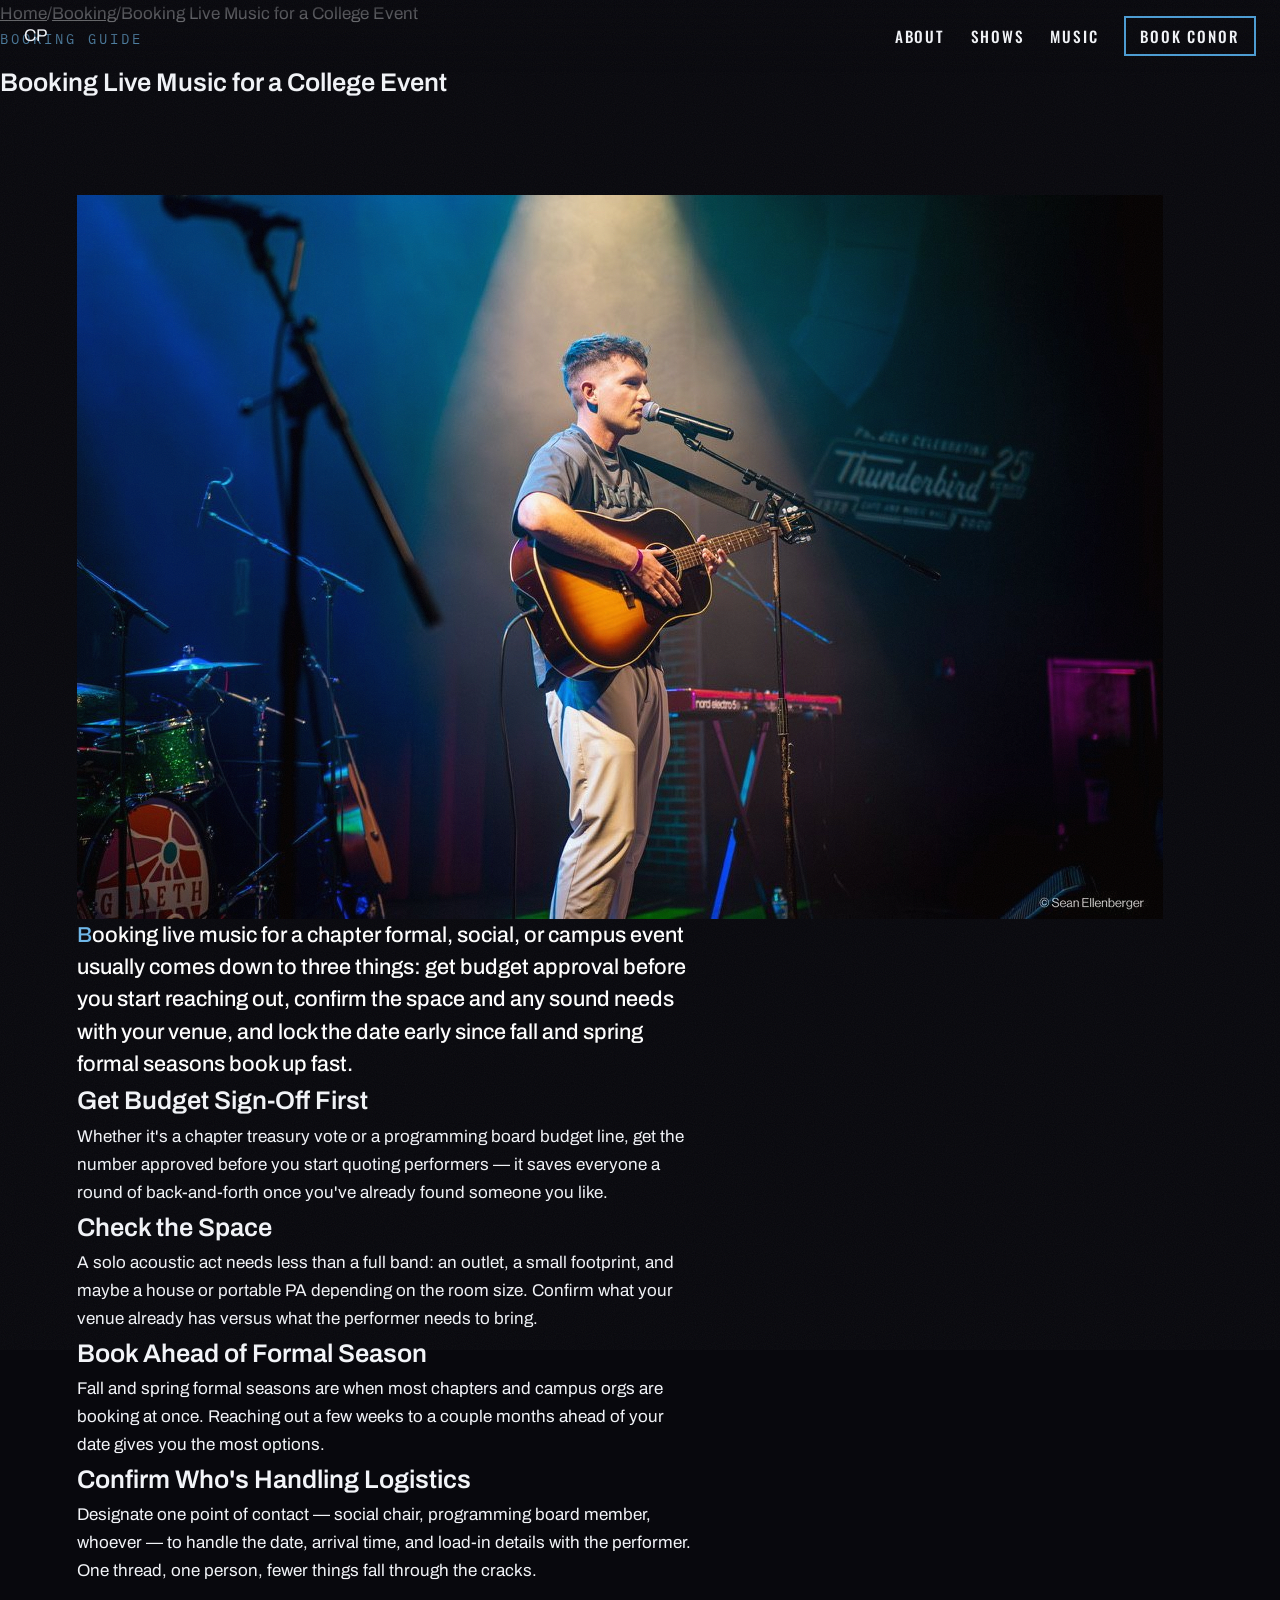
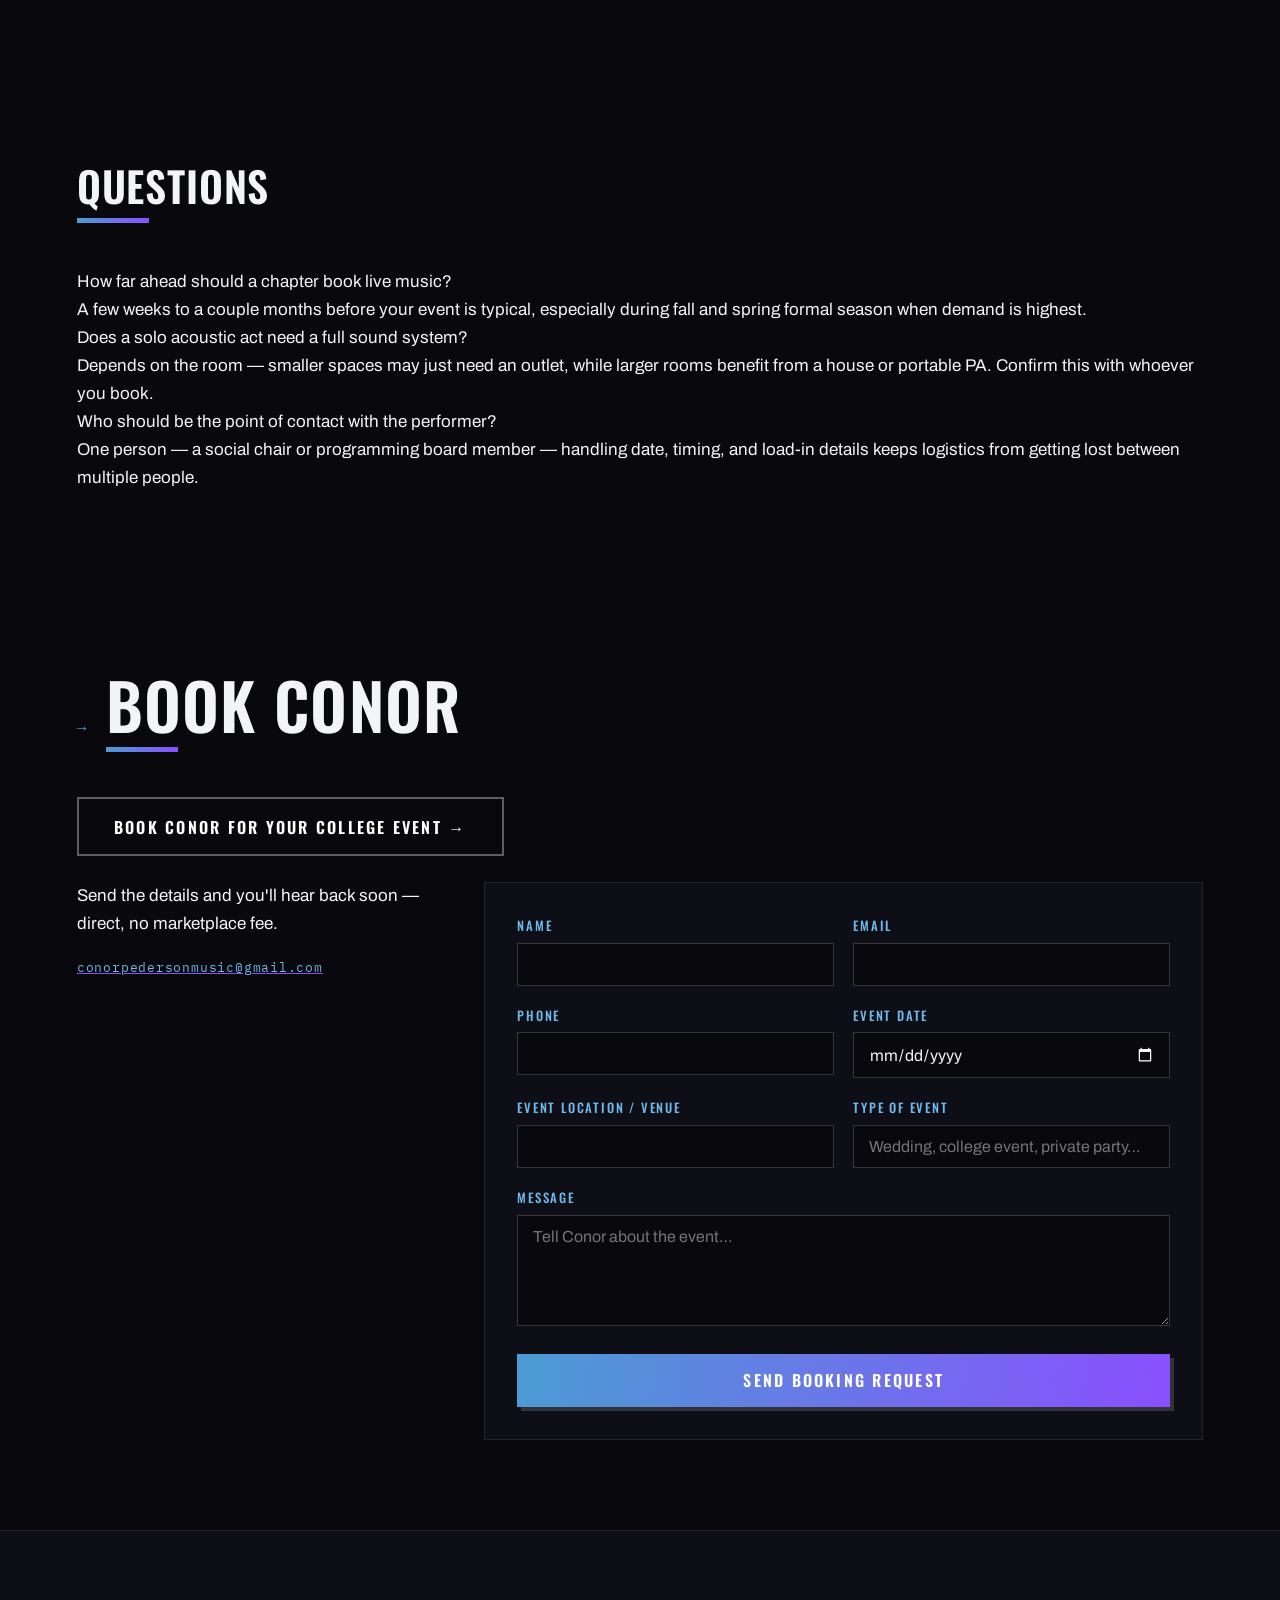
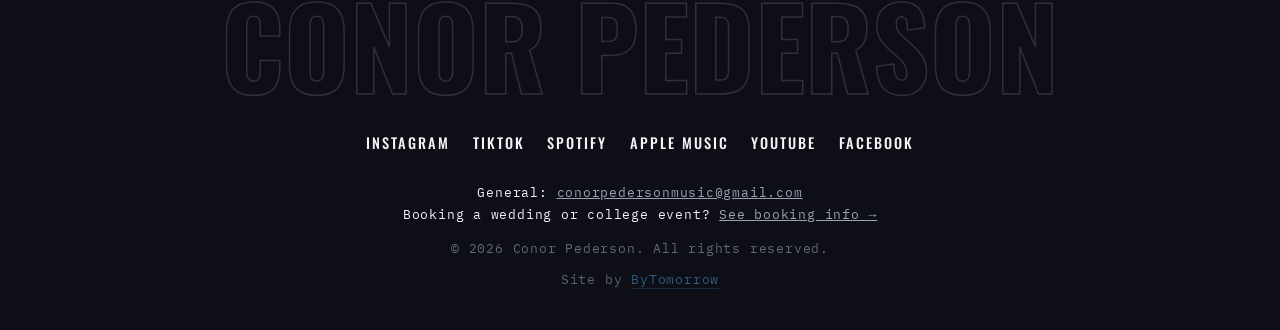
<file: booking/booking-live-music-for-a-college-event/index.html>
<!DOCTYPE html>
<html lang="en">
<head>
<meta charset="UTF-8">
<meta name="viewport" content="width=device-width, initial-scale=1.0">
<title>Booking Live Music for a College Event: A Quick Guide</title>
<meta name="description" content="A quick guide for social chairs and programming boards on booking live music for a fraternity, sorority, or campus event — budget, logistics, and timeline.">
<link rel="canonical" href="https://conorpedersonmusic.com/booking/booking-live-music-for-a-college-event/">

<meta property="og:title" content="Booking Live Music for a College Event: A Quick Guide">
<meta property="og:description" content="A quick guide for social chairs and programming boards on booking live music for a fraternity, sorority, or campus event — budget, logistics, and timeline.">
<meta property="og:image" content="https://conorpedersonmusic.com/assets/img/hero-live.jpg">
<meta property="og:image:alt" content="Conor Pederson singing and playing acoustic guitar on stage under a spotlight">
<meta property="og:url" content="https://conorpedersonmusic.com/booking/booking-live-music-for-a-college-event/">
<meta property="og:type" content="website">
<meta property="og:site_name" content="Conor Pederson">
<meta property="article:published_time" content="2026-08-07">
<meta property="article:modified_time" content="2026-08-08">

<meta name="twitter:card" content="summary_large_image">
<meta name="twitter:title" content="Booking Live Music for a College Event: A Quick Guide">
<meta name="twitter:description" content="A quick guide for social chairs and programming boards on booking live music for a fraternity, sorority, or campus event — budget, logistics, and timeline.">
<meta name="twitter:image" content="https://conorpedersonmusic.com/assets/img/hero-live.jpg">

<link rel="icon" href="/favicon.ico" sizes="any">
<link rel="icon" type="image/png" sizes="32x32" href="/assets/img/favicon-32.png">
<link rel="apple-touch-icon" href="/assets/img/apple-touch-icon.png">
<link rel="stylesheet" href="/assets/css/fonts.css">
<link rel="stylesheet" href="/assets/css/style.css">
<script type="application/ld+json">
{
  "@context": "https://schema.org",
  "@graph": [
    {
      "@type": "WebPage",
      "@id": "https://conorpedersonmusic.com/booking/booking-live-music-for-a-college-event/#webpage",
      "url": "https://conorpedersonmusic.com/booking/booking-live-music-for-a-college-event/",
      "name": "Booking Live Music for a College Event: A Quick Guide",
      "description": "A quick guide for social chairs and programming boards on booking live music for a fraternity, sorority, or campus event — budget, logistics, and timeline.",
      "isPartOf": {
        "@id": "https://conorpedersonmusic.com#website"
      },
      "about": {
        "@id": "https://conorpedersonmusic.com#artist"
      },
      "datePublished": "2026-08-07",
      "dateModified": "2026-08-08",
      "primaryImageOfPage": {
        "@id": "https://conorpedersonmusic.com/booking/booking-live-music-for-a-college-event/#heroimage"
      }
    },
    {
      "@type": "ImageObject",
      "@id": "https://conorpedersonmusic.com/booking/booking-live-music-for-a-college-event/#heroimage",
      "url": "https://conorpedersonmusic.com/assets/img/hero-live.jpg",
      "contentUrl": "https://conorpedersonmusic.com/assets/img/hero-live.jpg",
      "caption": "Conor Pederson singing and playing acoustic guitar on stage under a spotlight"
    },
    {
      "@type": "BreadcrumbList",
      "@id": "https://conorpedersonmusic.com/booking/booking-live-music-for-a-college-event/#breadcrumb",
      "itemListElement": [
        {
          "@type": "ListItem",
          "position": 1,
          "name": "Home",
          "item": "https://conorpedersonmusic.com/"
        },
        {
          "@type": "ListItem",
          "position": 2,
          "name": "Booking",
          "item": "https://conorpedersonmusic.com/booking/"
        },
        {
          "@type": "ListItem",
          "position": 3,
          "name": "Booking Live Music for a College Event",
          "item": "https://conorpedersonmusic.com/booking/booking-live-music-for-a-college-event/"
        }
      ]
    },
    {
      "@type": "FAQPage",
      "@id": "https://conorpedersonmusic.com/booking/booking-live-music-for-a-college-event/#faq",
      "mainEntity": [
        {
          "@type": "Question",
          "name": "How far ahead should a chapter book live music?",
          "acceptedAnswer": {
            "@type": "Answer",
            "text": "A few weeks to a couple months before your event is typical, especially during fall and spring formal season when demand is highest."
          }
        },
        {
          "@type": "Question",
          "name": "Does a solo acoustic act need a full sound system?",
          "acceptedAnswer": {
            "@type": "Answer",
            "text": "Depends on the room — smaller spaces may just need an outlet, while larger rooms benefit from a house or portable PA. Confirm this with whoever you book."
          }
        },
        {
          "@type": "Question",
          "name": "Who should be the point of contact with the performer?",
          "acceptedAnswer": {
            "@type": "Answer",
            "text": "One person — a social chair or programming board member — handling date, timing, and load-in details keeps logistics from getting lost between multiple people."
          }
        }
      ]
    }
  ]
}
</script>
</head>
<body>

<div class="noise" aria-hidden="true"></div>

<header class="nav" id="top">
  <a class="nav__brand" href="/">CP</a>
  <nav class="nav__links" aria-label="Main">
    <a href="/#about">About</a>
    <a href="/#shows">Shows</a>
    <a href="/#music">Music</a>
    <a href="/#booking" class="nav__cta">Book Conor</a>
  </nav>
</header>

<section class="page-hero">
  <nav class="crumbs" aria-label="Breadcrumb"><a href="/">Home</a><span aria-hidden="true">/</span><a href="/booking/">Booking</a><span aria-hidden="true">/</span><span aria-current="page">Booking Live Music for a College Event</span></nav>
  <p class="hero__kicker reveal">Booking Guide</p>
  <h1 class="page-hero__title reveal">Booking Live Music for a College Event</h1>
</section>

<section class="section page-content">
  <figure class="page-content__photo reveal">
    <img src="/assets/img/hero-live.jpg" alt="Conor Pederson singing and playing acoustic guitar on stage under a spotlight" loading="lazy">
  </figure>
  <div class="about__copy">
    <p class="about__lede reveal">Booking live music for a chapter formal, social, or campus event usually comes down to three things: get budget approval before you start reaching out, confirm the space and any sound needs with your venue, and lock the date early since fall and spring formal seasons book up fast.</p>
    <h2 class="page-content__h2 reveal">Get Budget Sign-Off First</h2>
    <p class="reveal">Whether it's a chapter treasury vote or a programming board budget line, get the number approved before you start quoting performers &mdash; it saves everyone a round of back-and-forth once you've already found someone you like.</p>
    <h2 class="page-content__h2 reveal">Check the Space</h2>
    <p class="reveal">A solo acoustic act needs less than a full band: an outlet, a small footprint, and maybe a house or portable PA depending on the room size. Confirm what your venue already has versus what the performer needs to bring.</p>
    <h2 class="page-content__h2 reveal">Book Ahead of Formal Season</h2>
    <p class="reveal">Fall and spring formal seasons are when most chapters and campus orgs are booking at once. Reaching out a few weeks to a couple months ahead of your date gives you the most options.</p>
    <h2 class="page-content__h2 reveal">Confirm Who&#39;s Handling Logistics</h2>
    <p class="reveal">Designate one point of contact &mdash; social chair, programming board member, whoever &mdash; to handle the date, arrival time, and load-in details with the performer. One thread, one person, fewer things fall through the cracks.</p>
  </div>
  
</section>

<section class="faq section">
  <div class="section__head reveal">
    <h2 class="section__title" style="font-size: clamp(1.8rem, 4vw, 2.6rem);">Questions</h2>
  </div>
  <div class="faq__item reveal">
    <p class="faq__q">How far ahead should a chapter book live music?</p>
    <p class="faq__a">A few weeks to a couple months before your event is typical, especially during fall and spring formal season when demand is highest.</p>
  </div>
  <div class="faq__item reveal">
    <p class="faq__q">Does a solo acoustic act need a full sound system?</p>
    <p class="faq__a">Depends on the room — smaller spaces may just need an outlet, while larger rooms benefit from a house or portable PA. Confirm this with whoever you book.</p>
  </div>
  <div class="faq__item reveal">
    <p class="faq__q">Who should be the point of contact with the performer?</p>
    <p class="faq__a">One person — a social chair or programming board member — handling date, timing, and load-in details keeps logistics from getting lost between multiple people.</p>
  </div>
</section>

<section class="booking section" id="booking">
  <div class="section__head reveal">
    <span class="section__num">→</span>
    <h2 class="section__title">Book Conor</h2>
  </div>
  <p class="reveal" style="margin-bottom:1.6rem;"><a class="btn btn--ghost" href="/booking/college-events/">Book Conor for your college event →</a></p>
  <div class="booking__grid">
    <div class="booking__blurb reveal">
      <p>Send the details and you'll hear back soon — direct, no marketplace fee.</p>
      <p class="mono booking__email"><a href="mailto:conorpedersonmusic@gmail.com">conorpedersonmusic@gmail.com</a></p>
    </div>
    <form class="form reveal" name="booking" method="POST" data-netlify="true" netlify-honeypot="bot-field" action="/thanks.html">
      <input type="hidden" name="form-name" value="booking">
      <p class="hidden-field"><label>Don't fill this out: <input name="bot-field"></label></p>
      <div class="form__row">
        <label class="form__field"><span>Name</span>
          <input type="text" name="name" required autocomplete="name">
        </label>
        <label class="form__field"><span>Email</span>
          <input type="email" name="email" required autocomplete="email">
        </label>
      </div>
      <div class="form__row">
        <label class="form__field"><span>Phone</span>
          <input type="tel" name="phone" autocomplete="tel">
        </label>
        <label class="form__field"><span>Event date</span>
          <input type="date" name="event_date">
        </label>
      </div>
      <div class="form__row">
        <label class="form__field"><span>Event location / venue</span>
          <input type="text" name="event_location">
        </label>
        <label class="form__field"><span>Type of event</span>
          <input type="text" name="event_type" placeholder="Wedding, college event, private party…">
        </label>
      </div>
      <label class="form__field"><span>Message</span>
        <textarea name="message" rows="5" placeholder="Tell Conor about the event…"></textarea>
      </label>
      <button class="btn btn--primary form__submit" type="submit">Send Booking Request</button>
    </form>
  </div>
</section>

<footer class="footer">
  <div class="footer__name" aria-hidden="true">CONOR PEDERSON</div>
  <nav class="footer__social" aria-label="Social media">
    <a href="https://www.instagram.com/conorpedersonmusic/" target="_blank" rel="noopener">Instagram</a>
    <a href="https://www.tiktok.com/@conorpedersonmusic" target="_blank" rel="noopener">TikTok</a>
    <a href="https://open.spotify.com/artist/5o669JbDjMf7pHNp8jdrbU" target="_blank" rel="noopener">Spotify</a>
    <a href="https://music.apple.com/us/artist/conor-pederson/1786901016" target="_blank" rel="noopener">Apple Music</a>
    <a href="https://www.youtube.com/@conorpedersonmusic" target="_blank" rel="noopener">YouTube</a>
    <a href="https://www.facebook.com/profile.php?id=61591135575701" target="_blank" rel="noopener">Facebook</a>
  </nav>
  <p class="footer__contact mono">General: <a href="mailto:conorpedersonmusic@gmail.com">conorpedersonmusic@gmail.com</a></p>
  <p class="footer__contact mono">Booking a wedding or college event? <a href="/booking/">See booking info →</a></p>
  <p class="footer__fine mono">© <span id="year"></span> Conor Pederson. All rights reserved.</p>
  <p class="footer__credit mono">Site by <a href="https://bytomorrow.ai" rel="noopener">ByTomorrow</a></p>
</footer>

<script src="/assets/js/main.js" defer></script>
</body>
</html>
</file>
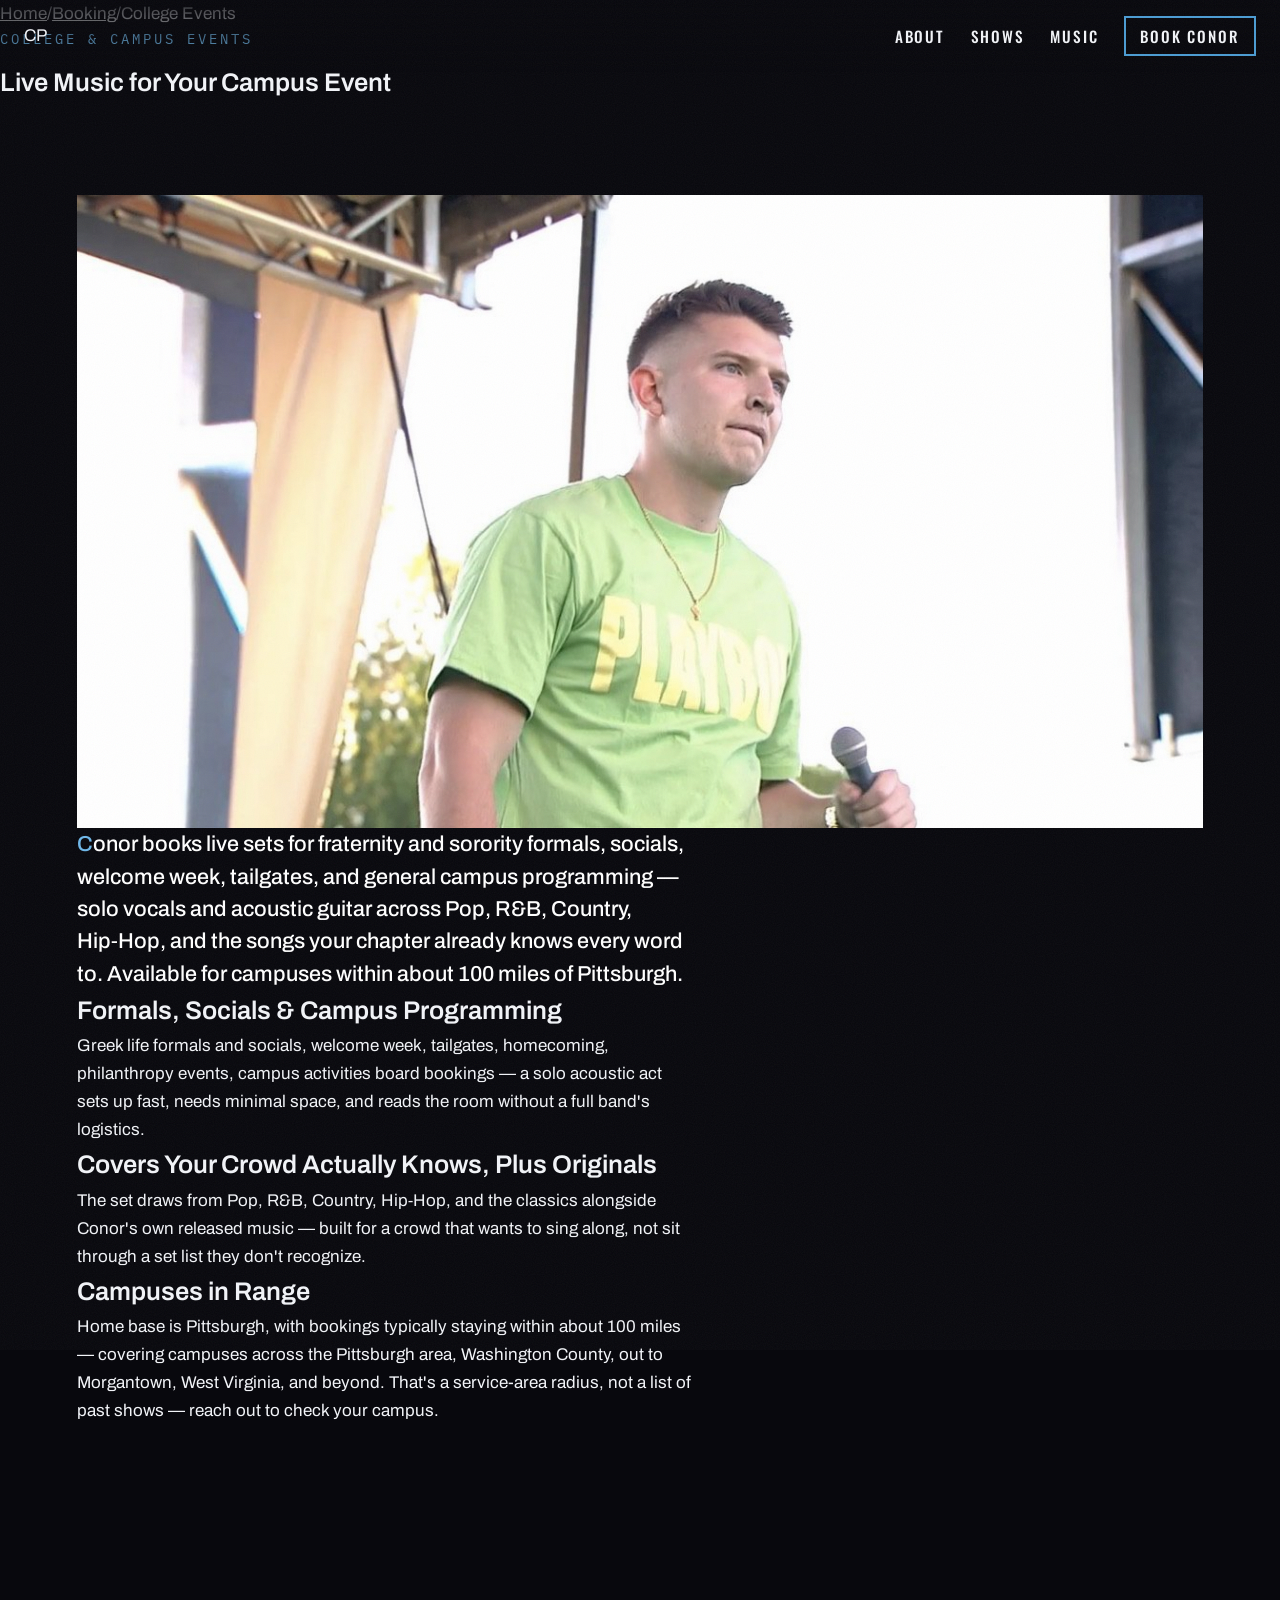
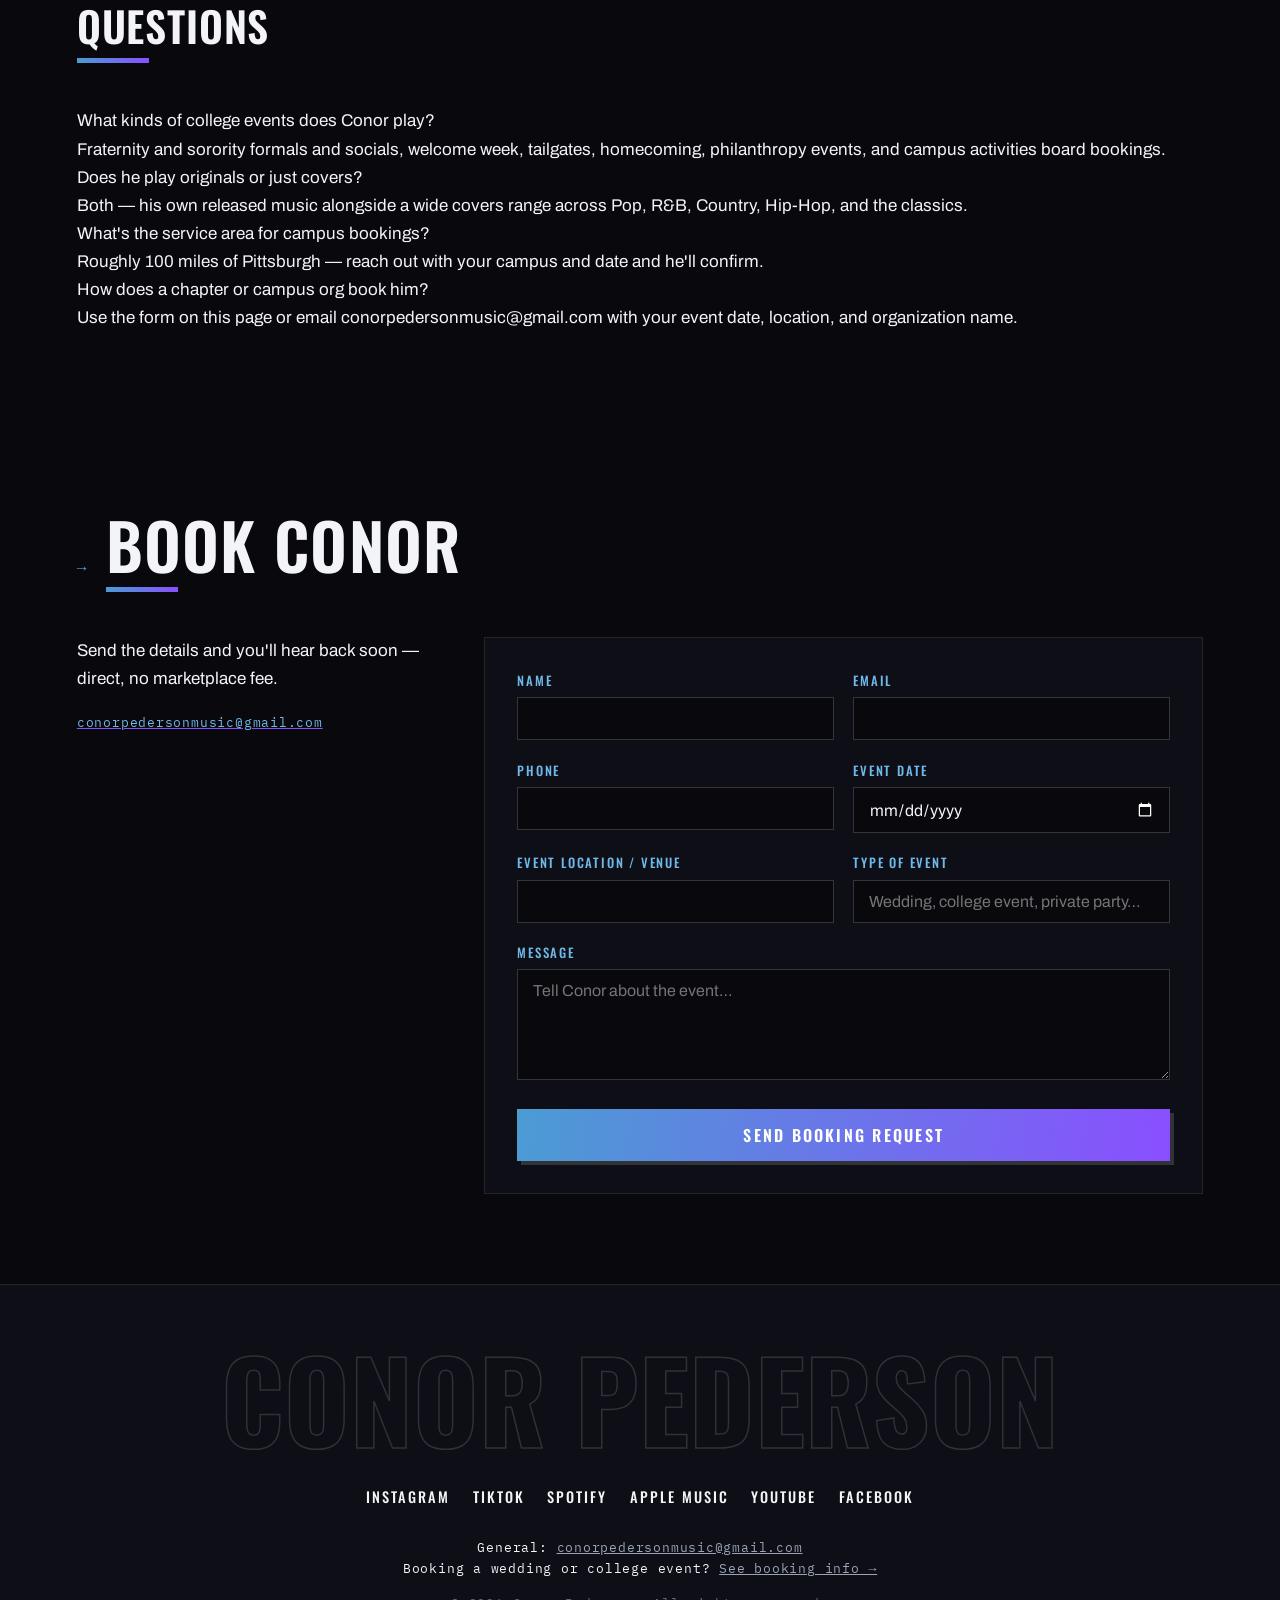
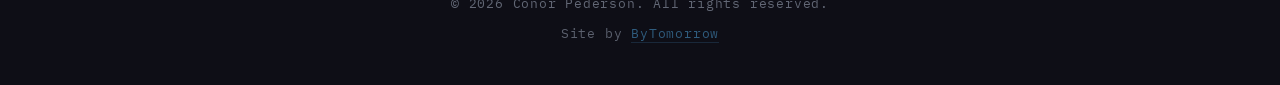
<file: booking/college-events/index.html>
<!DOCTYPE html>
<html lang="en">
<head>
<meta charset="UTF-8">
<meta name="viewport" content="width=device-width, initial-scale=1.0">
<title>College Event Booking Near Pittsburgh — Book Conor Pederson</title>
<meta name="description" content="Book Conor Pederson for fraternity and sorority formals, campus programming, and college events within about 100 miles of Pittsburgh. Live vocals and acoustic guitar across Pop, R&amp;B, Country, and Hip-Hop.">
<link rel="canonical" href="https://conorpedersonmusic.com/booking/college-events/">

<meta property="og:title" content="College Event Booking Near Pittsburgh — Book Conor Pederson">
<meta property="og:description" content="Book Conor Pederson for fraternity and sorority formals, campus programming, and college events within about 100 miles of Pittsburgh. Live vocals and acoustic guitar across Pop, R&amp;B, Country, and Hip-Hop.">
<meta property="og:image" content="https://conorpedersonmusic.com/assets/img/about-stage.jpg">
<meta property="og:image:alt" content="Conor Pederson singing into a microphone at an outdoor daytime performance">
<meta property="og:url" content="https://conorpedersonmusic.com/booking/college-events/">
<meta property="og:type" content="website">
<meta property="og:site_name" content="Conor Pederson">
<meta property="article:published_time" content="2026-08-07">
<meta property="article:modified_time" content="2026-08-08">

<meta name="twitter:card" content="summary_large_image">
<meta name="twitter:title" content="College Event Booking Near Pittsburgh — Book Conor Pederson">
<meta name="twitter:description" content="Book Conor Pederson for fraternity and sorority formals, campus programming, and college events within about 100 miles of Pittsburgh. Live vocals and acoustic guitar across Pop, R&amp;B, Country, and Hip-Hop.">
<meta name="twitter:image" content="https://conorpedersonmusic.com/assets/img/about-stage.jpg">

<link rel="icon" href="/favicon.ico" sizes="any">
<link rel="icon" type="image/png" sizes="32x32" href="/assets/img/favicon-32.png">
<link rel="apple-touch-icon" href="/assets/img/apple-touch-icon.png">
<link rel="stylesheet" href="/assets/css/fonts.css">
<link rel="stylesheet" href="/assets/css/style.css">
<script type="application/ld+json">
{
  "@context": "https://schema.org",
  "@graph": [
    {
      "@type": "WebPage",
      "@id": "https://conorpedersonmusic.com/booking/college-events/#webpage",
      "url": "https://conorpedersonmusic.com/booking/college-events/",
      "name": "College Event Booking Near Pittsburgh — Book Conor Pederson",
      "description": "Book Conor Pederson for fraternity and sorority formals, campus programming, and college events within about 100 miles of Pittsburgh. Live vocals and acoustic guitar across Pop, R&B, Country, and Hip-Hop.",
      "isPartOf": {
        "@id": "https://conorpedersonmusic.com#website"
      },
      "about": {
        "@id": "https://conorpedersonmusic.com#artist"
      },
      "datePublished": "2026-08-07",
      "dateModified": "2026-08-08",
      "primaryImageOfPage": {
        "@id": "https://conorpedersonmusic.com/booking/college-events/#heroimage"
      }
    },
    {
      "@type": "ImageObject",
      "@id": "https://conorpedersonmusic.com/booking/college-events/#heroimage",
      "url": "https://conorpedersonmusic.com/assets/img/about-stage.jpg",
      "contentUrl": "https://conorpedersonmusic.com/assets/img/about-stage.jpg",
      "caption": "Conor Pederson singing into a microphone at an outdoor daytime performance"
    },
    {
      "@type": "BreadcrumbList",
      "@id": "https://conorpedersonmusic.com/booking/college-events/#breadcrumb",
      "itemListElement": [
        {
          "@type": "ListItem",
          "position": 1,
          "name": "Home",
          "item": "https://conorpedersonmusic.com/"
        },
        {
          "@type": "ListItem",
          "position": 2,
          "name": "Booking",
          "item": "https://conorpedersonmusic.com/booking/"
        },
        {
          "@type": "ListItem",
          "position": 3,
          "name": "College Events",
          "item": "https://conorpedersonmusic.com/booking/college-events/"
        }
      ]
    },
    {
      "@type": "Service",
      "@id": "https://conorpedersonmusic.com/booking/college-events/#service",
      "name": "College Event Musician",
      "serviceType": "College Event Musician",
      "provider": {
        "@id": "https://conorpedersonmusic.com#artist"
      },
      "areaServed": {
        "@type": "GeoCircle",
        "geoMidpoint": {
          "@type": "GeoCoordinates",
          "latitude": 40.4406,
          "longitude": -79.9959
        },
        "geoRadius": "160934"
      },
      "url": "https://conorpedersonmusic.com/booking/college-events/"
    },
    {
      "@type": "FAQPage",
      "@id": "https://conorpedersonmusic.com/booking/college-events/#faq",
      "mainEntity": [
        {
          "@type": "Question",
          "name": "What kinds of college events does Conor play?",
          "acceptedAnswer": {
            "@type": "Answer",
            "text": "Fraternity and sorority formals and socials, welcome week, tailgates, homecoming, philanthropy events, and campus activities board bookings."
          }
        },
        {
          "@type": "Question",
          "name": "Does he play originals or just covers?",
          "acceptedAnswer": {
            "@type": "Answer",
            "text": "Both — his own released music alongside a wide covers range across Pop, R&B, Country, Hip-Hop, and the classics."
          }
        },
        {
          "@type": "Question",
          "name": "What's the service area for campus bookings?",
          "acceptedAnswer": {
            "@type": "Answer",
            "text": "Roughly 100 miles of Pittsburgh — reach out with your campus and date and he'll confirm."
          }
        },
        {
          "@type": "Question",
          "name": "How does a chapter or campus org book him?",
          "acceptedAnswer": {
            "@type": "Answer",
            "text": "Use the form on this page or email conorpedersonmusic@gmail.com with your event date, location, and organization name."
          }
        }
      ]
    }
  ]
}
</script>
</head>
<body>

<div class="noise" aria-hidden="true"></div>

<header class="nav" id="top">
  <a class="nav__brand" href="/">CP</a>
  <nav class="nav__links" aria-label="Main">
    <a href="/#about">About</a>
    <a href="/#shows">Shows</a>
    <a href="/#music">Music</a>
    <a href="/#booking" class="nav__cta">Book Conor</a>
  </nav>
</header>

<section class="page-hero">
  <nav class="crumbs" aria-label="Breadcrumb"><a href="/">Home</a><span aria-hidden="true">/</span><a href="/booking/">Booking</a><span aria-hidden="true">/</span><span aria-current="page">College Events</span></nav>
  <p class="hero__kicker reveal">College &amp; Campus Events</p>
  <h1 class="page-hero__title reveal">Live Music for Your Campus Event</h1>
</section>

<section class="section page-content">
  <figure class="page-content__photo reveal">
    <img src="/assets/img/about-stage.jpg" alt="Conor Pederson singing into a microphone at an outdoor daytime performance" loading="lazy">
  </figure>
  <div class="about__copy">
    <p class="about__lede reveal">Conor books live sets for fraternity and sorority formals, socials, welcome week, tailgates, and general campus programming &mdash; solo vocals and acoustic guitar across Pop, R&amp;B, Country, Hip&#8209;Hop, and the songs your chapter already knows every word to. Available for campuses within about 100 miles of Pittsburgh.</p>
    <h2 class="page-content__h2 reveal">Formals, Socials &amp; Campus Programming</h2>
    <p class="reveal">Greek life formals and socials, welcome week, tailgates, homecoming, philanthropy events, campus activities board bookings &mdash; a solo acoustic act sets up fast, needs minimal space, and reads the room without a full band's logistics.</p>
    <h2 class="page-content__h2 reveal">Covers Your Crowd Actually Knows, Plus Originals</h2>
    <p class="reveal">The set draws from Pop, R&amp;B, Country, Hip&#8209;Hop, and the classics alongside Conor's own released music &mdash; built for a crowd that wants to sing along, not sit through a set list they don't recognize.</p>
    <h2 class="page-content__h2 reveal">Campuses in Range</h2>
    <p class="reveal">Home base is Pittsburgh, with bookings typically staying within about 100 miles &mdash; covering campuses across the Pittsburgh area, Washington County, out to Morgantown, West Virginia, and beyond. That's a service-area radius, not a list of past shows &mdash; reach out to check your campus.</p>
  </div>
  
</section>

<section class="faq section">
  <div class="section__head reveal">
    <h2 class="section__title" style="font-size: clamp(1.8rem, 4vw, 2.6rem);">Questions</h2>
  </div>
  <div class="faq__item reveal">
    <p class="faq__q">What kinds of college events does Conor play?</p>
    <p class="faq__a">Fraternity and sorority formals and socials, welcome week, tailgates, homecoming, philanthropy events, and campus activities board bookings.</p>
  </div>
  <div class="faq__item reveal">
    <p class="faq__q">Does he play originals or just covers?</p>
    <p class="faq__a">Both — his own released music alongside a wide covers range across Pop, R&amp;B, Country, Hip-Hop, and the classics.</p>
  </div>
  <div class="faq__item reveal">
    <p class="faq__q">What&#39;s the service area for campus bookings?</p>
    <p class="faq__a">Roughly 100 miles of Pittsburgh — reach out with your campus and date and he&#39;ll confirm.</p>
  </div>
  <div class="faq__item reveal">
    <p class="faq__q">How does a chapter or campus org book him?</p>
    <p class="faq__a">Use the form on this page or email conorpedersonmusic@gmail.com with your event date, location, and organization name.</p>
  </div>
</section>

<section class="booking section" id="booking">
  <div class="section__head reveal">
    <span class="section__num">→</span>
    <h2 class="section__title">Book Conor</h2>
  </div>
  
  <div class="booking__grid">
    <div class="booking__blurb reveal">
      <p>Send the details and you'll hear back soon — direct, no marketplace fee.</p>
      <p class="mono booking__email"><a href="mailto:conorpedersonmusic@gmail.com">conorpedersonmusic@gmail.com</a></p>
    </div>
    <form class="form reveal" name="booking" method="POST" data-netlify="true" netlify-honeypot="bot-field" action="/thanks.html">
      <input type="hidden" name="form-name" value="booking">
      <p class="hidden-field"><label>Don't fill this out: <input name="bot-field"></label></p>
      <div class="form__row">
        <label class="form__field"><span>Name</span>
          <input type="text" name="name" required autocomplete="name">
        </label>
        <label class="form__field"><span>Email</span>
          <input type="email" name="email" required autocomplete="email">
        </label>
      </div>
      <div class="form__row">
        <label class="form__field"><span>Phone</span>
          <input type="tel" name="phone" autocomplete="tel">
        </label>
        <label class="form__field"><span>Event date</span>
          <input type="date" name="event_date">
        </label>
      </div>
      <div class="form__row">
        <label class="form__field"><span>Event location / venue</span>
          <input type="text" name="event_location">
        </label>
        <label class="form__field"><span>Type of event</span>
          <input type="text" name="event_type" placeholder="Wedding, college event, private party…">
        </label>
      </div>
      <label class="form__field"><span>Message</span>
        <textarea name="message" rows="5" placeholder="Tell Conor about the event…"></textarea>
      </label>
      <button class="btn btn--primary form__submit" type="submit">Send Booking Request</button>
    </form>
  </div>
</section>

<footer class="footer">
  <div class="footer__name" aria-hidden="true">CONOR PEDERSON</div>
  <nav class="footer__social" aria-label="Social media">
    <a href="https://www.instagram.com/conorpedersonmusic/" target="_blank" rel="noopener">Instagram</a>
    <a href="https://www.tiktok.com/@conorpedersonmusic" target="_blank" rel="noopener">TikTok</a>
    <a href="https://open.spotify.com/artist/5o669JbDjMf7pHNp8jdrbU" target="_blank" rel="noopener">Spotify</a>
    <a href="https://music.apple.com/us/artist/conor-pederson/1786901016" target="_blank" rel="noopener">Apple Music</a>
    <a href="https://www.youtube.com/@conorpedersonmusic" target="_blank" rel="noopener">YouTube</a>
    <a href="https://www.facebook.com/profile.php?id=61591135575701" target="_blank" rel="noopener">Facebook</a>
  </nav>
  <p class="footer__contact mono">General: <a href="mailto:conorpedersonmusic@gmail.com">conorpedersonmusic@gmail.com</a></p>
  <p class="footer__contact mono">Booking a wedding or college event? <a href="/booking/">See booking info →</a></p>
  <p class="footer__fine mono">© <span id="year"></span> Conor Pederson. All rights reserved.</p>
  <p class="footer__credit mono">Site by <a href="https://bytomorrow.ai" rel="noopener">ByTomorrow</a></p>
</footer>

<script src="/assets/js/main.js" defer></script>
</body>
</html>
</file>
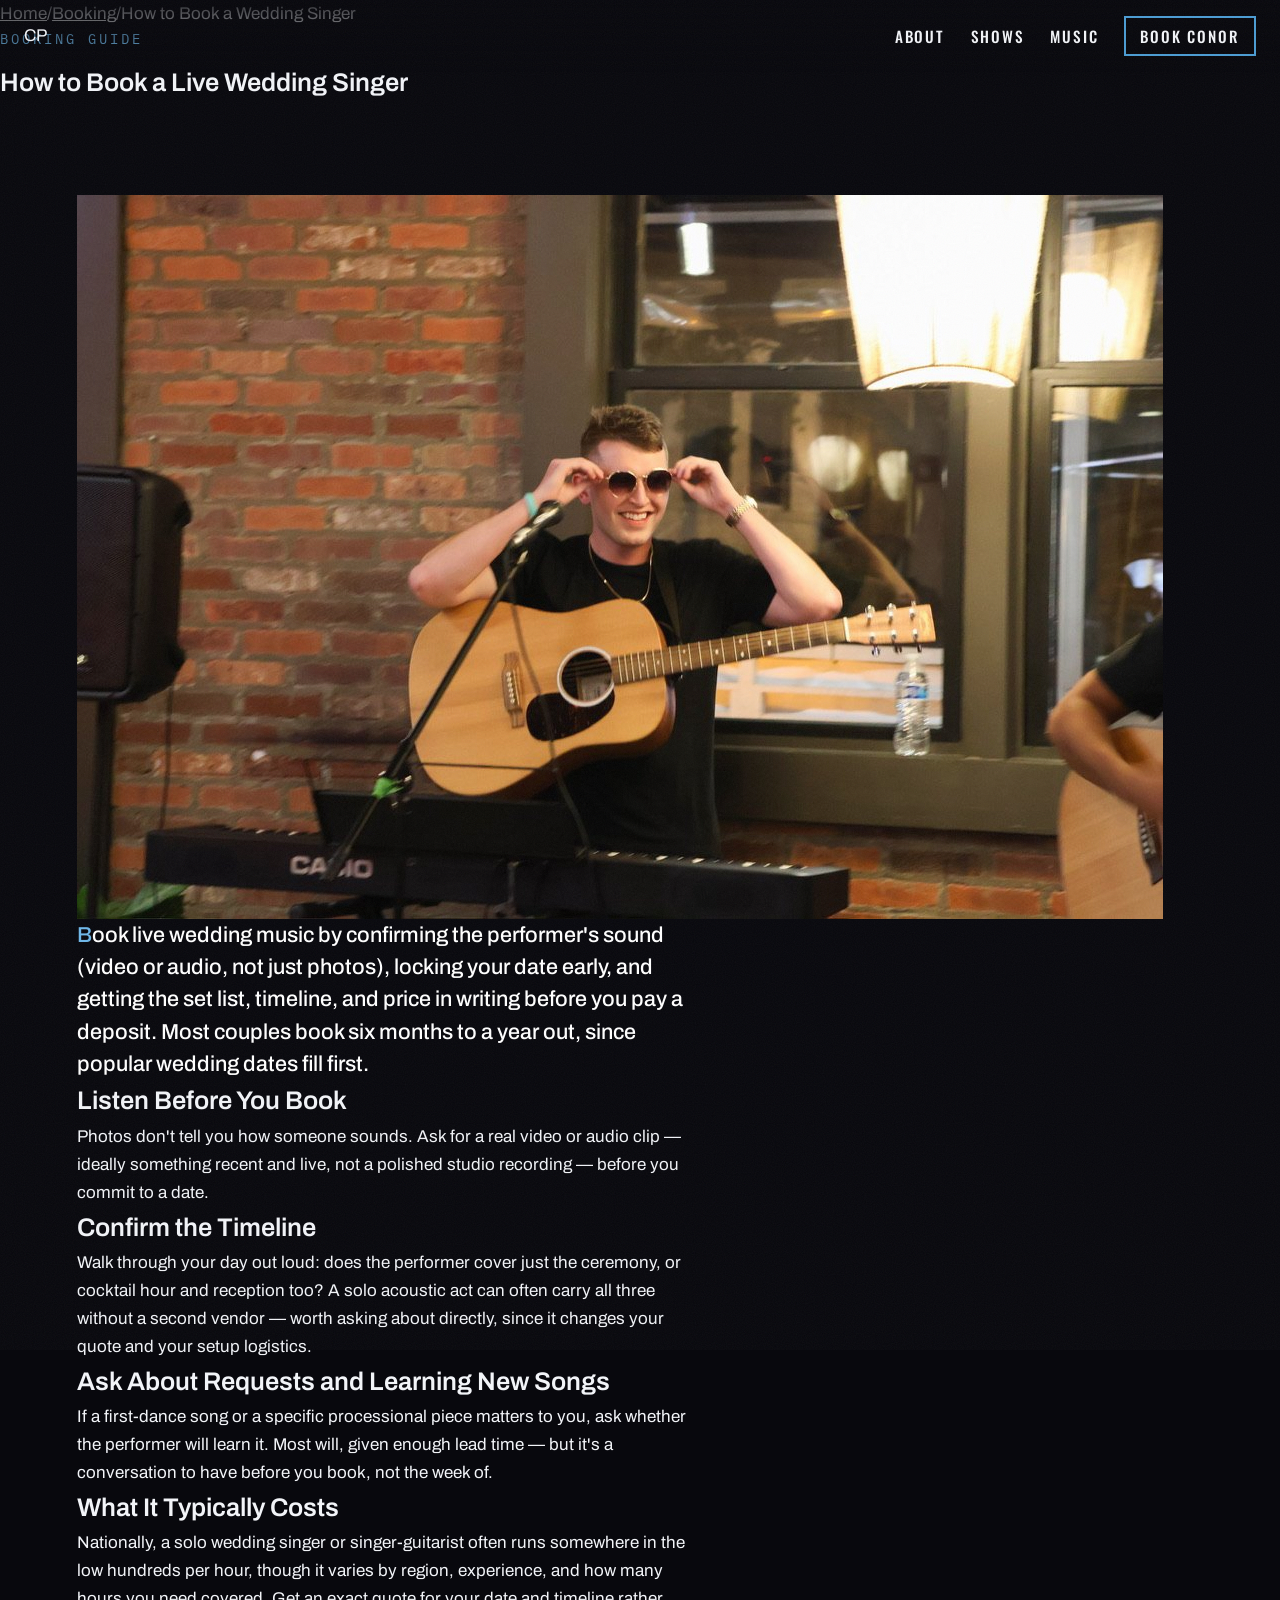
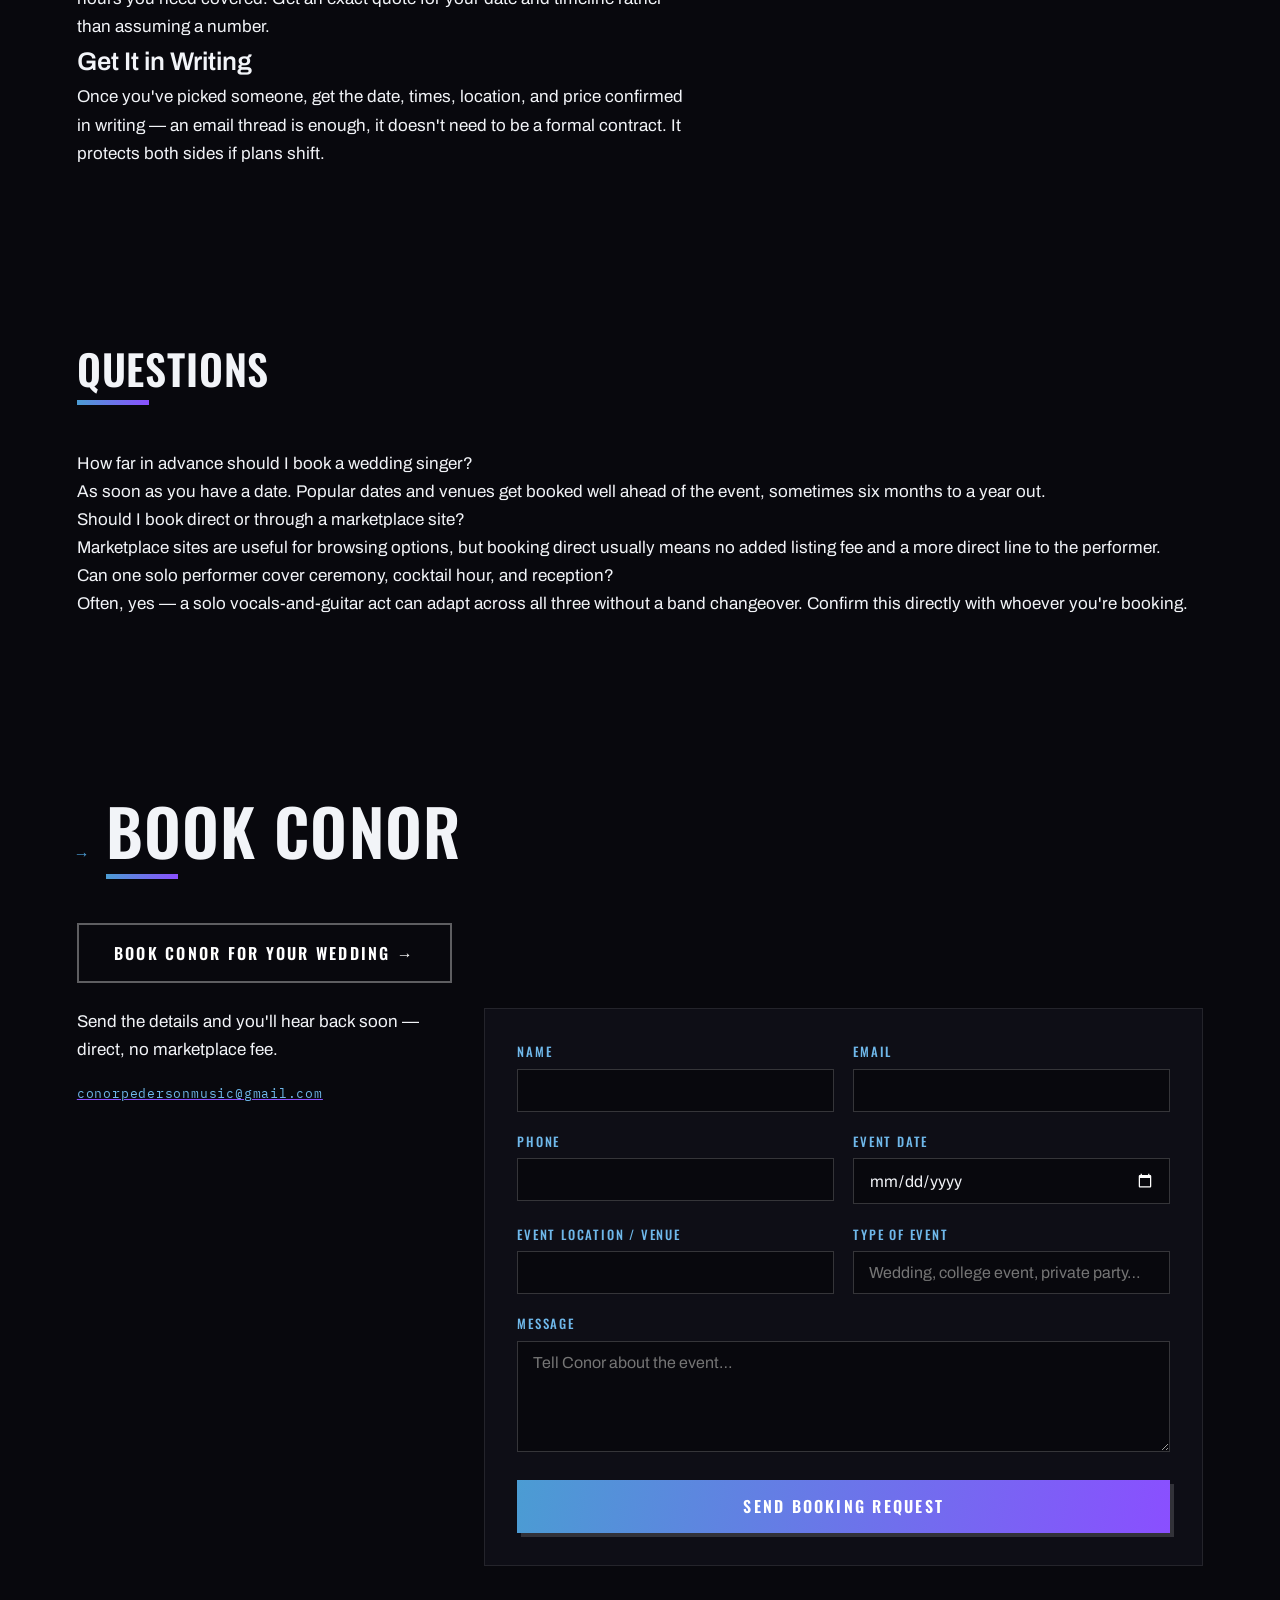
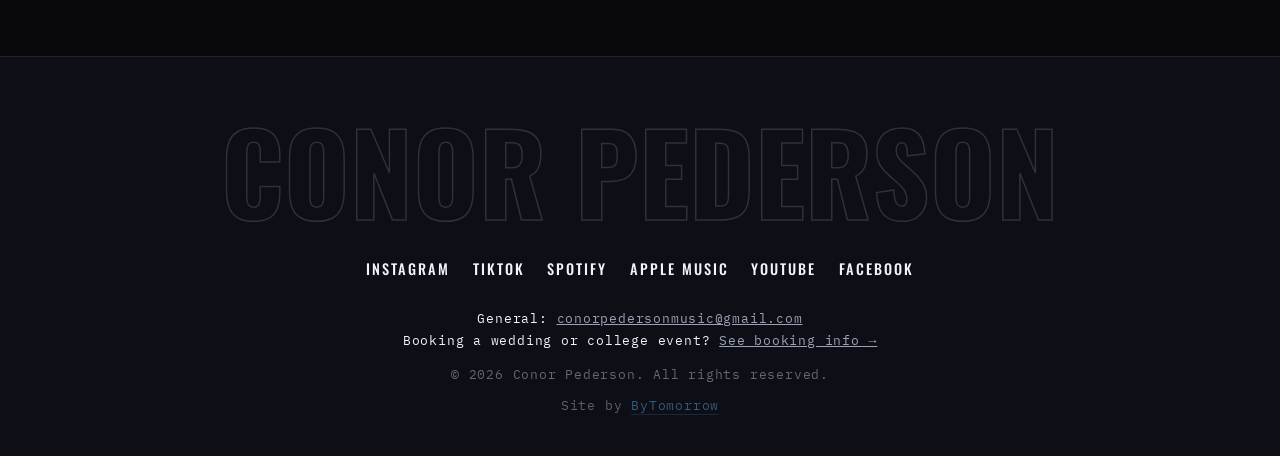
<file: booking/how-to-book-a-live-wedding-singer/index.html>
<!DOCTYPE html>
<html lang="en">
<head>
<meta charset="UTF-8">
<meta name="viewport" content="width=device-width, initial-scale=1.0">
<title>How to Book a Live Wedding Singer: What to Ask Before You Hire</title>
<meta name="description" content="A practical guide to booking live wedding music: what to ask, when to book, what a solo singer-guitarist typically costs, and how to lock it in writing.">
<link rel="canonical" href="https://conorpedersonmusic.com/booking/how-to-book-a-live-wedding-singer/">

<meta property="og:title" content="How to Book a Live Wedding Singer: What to Ask Before You Hire">
<meta property="og:description" content="A practical guide to booking live wedding music: what to ask, when to book, what a solo singer-guitarist typically costs, and how to lock it in writing.">
<meta property="og:image" content="https://conorpedersonmusic.com/assets/img/about-brick.jpg">
<meta property="og:image:alt" content="Conor Pederson on stage with acoustic guitar and sunglasses">
<meta property="og:url" content="https://conorpedersonmusic.com/booking/how-to-book-a-live-wedding-singer/">
<meta property="og:type" content="website">
<meta property="og:site_name" content="Conor Pederson">
<meta property="article:published_time" content="2026-08-07">
<meta property="article:modified_time" content="2026-08-08">

<meta name="twitter:card" content="summary_large_image">
<meta name="twitter:title" content="How to Book a Live Wedding Singer: What to Ask Before You Hire">
<meta name="twitter:description" content="A practical guide to booking live wedding music: what to ask, when to book, what a solo singer-guitarist typically costs, and how to lock it in writing.">
<meta name="twitter:image" content="https://conorpedersonmusic.com/assets/img/about-brick.jpg">

<link rel="icon" href="/favicon.ico" sizes="any">
<link rel="icon" type="image/png" sizes="32x32" href="/assets/img/favicon-32.png">
<link rel="apple-touch-icon" href="/assets/img/apple-touch-icon.png">
<link rel="stylesheet" href="/assets/css/fonts.css">
<link rel="stylesheet" href="/assets/css/style.css">
<script type="application/ld+json">
{
  "@context": "https://schema.org",
  "@graph": [
    {
      "@type": "WebPage",
      "@id": "https://conorpedersonmusic.com/booking/how-to-book-a-live-wedding-singer/#webpage",
      "url": "https://conorpedersonmusic.com/booking/how-to-book-a-live-wedding-singer/",
      "name": "How to Book a Live Wedding Singer: What to Ask Before You Hire",
      "description": "A practical guide to booking live wedding music: what to ask, when to book, what a solo singer-guitarist typically costs, and how to lock it in writing.",
      "isPartOf": {
        "@id": "https://conorpedersonmusic.com#website"
      },
      "about": {
        "@id": "https://conorpedersonmusic.com#artist"
      },
      "datePublished": "2026-08-07",
      "dateModified": "2026-08-08",
      "primaryImageOfPage": {
        "@id": "https://conorpedersonmusic.com/booking/how-to-book-a-live-wedding-singer/#heroimage"
      }
    },
    {
      "@type": "ImageObject",
      "@id": "https://conorpedersonmusic.com/booking/how-to-book-a-live-wedding-singer/#heroimage",
      "url": "https://conorpedersonmusic.com/assets/img/about-brick.jpg",
      "contentUrl": "https://conorpedersonmusic.com/assets/img/about-brick.jpg",
      "caption": "Conor Pederson on stage with acoustic guitar and sunglasses"
    },
    {
      "@type": "BreadcrumbList",
      "@id": "https://conorpedersonmusic.com/booking/how-to-book-a-live-wedding-singer/#breadcrumb",
      "itemListElement": [
        {
          "@type": "ListItem",
          "position": 1,
          "name": "Home",
          "item": "https://conorpedersonmusic.com/"
        },
        {
          "@type": "ListItem",
          "position": 2,
          "name": "Booking",
          "item": "https://conorpedersonmusic.com/booking/"
        },
        {
          "@type": "ListItem",
          "position": 3,
          "name": "How to Book a Wedding Singer",
          "item": "https://conorpedersonmusic.com/booking/how-to-book-a-live-wedding-singer/"
        }
      ]
    },
    {
      "@type": "FAQPage",
      "@id": "https://conorpedersonmusic.com/booking/how-to-book-a-live-wedding-singer/#faq",
      "mainEntity": [
        {
          "@type": "Question",
          "name": "How far in advance should I book a wedding singer?",
          "acceptedAnswer": {
            "@type": "Answer",
            "text": "As soon as you have a date. Popular dates and venues get booked well ahead of the event, sometimes six months to a year out."
          }
        },
        {
          "@type": "Question",
          "name": "Should I book direct or through a marketplace site?",
          "acceptedAnswer": {
            "@type": "Answer",
            "text": "Marketplace sites are useful for browsing options, but booking direct usually means no added listing fee and a more direct line to the performer."
          }
        },
        {
          "@type": "Question",
          "name": "Can one solo performer cover ceremony, cocktail hour, and reception?",
          "acceptedAnswer": {
            "@type": "Answer",
            "text": "Often, yes — a solo vocals-and-guitar act can adapt across all three without a band changeover. Confirm this directly with whoever you're booking."
          }
        }
      ]
    }
  ]
}
</script>
</head>
<body>

<div class="noise" aria-hidden="true"></div>

<header class="nav" id="top">
  <a class="nav__brand" href="/">CP</a>
  <nav class="nav__links" aria-label="Main">
    <a href="/#about">About</a>
    <a href="/#shows">Shows</a>
    <a href="/#music">Music</a>
    <a href="/#booking" class="nav__cta">Book Conor</a>
  </nav>
</header>

<section class="page-hero">
  <nav class="crumbs" aria-label="Breadcrumb"><a href="/">Home</a><span aria-hidden="true">/</span><a href="/booking/">Booking</a><span aria-hidden="true">/</span><span aria-current="page">How to Book a Wedding Singer</span></nav>
  <p class="hero__kicker reveal">Booking Guide</p>
  <h1 class="page-hero__title reveal">How to Book a Live Wedding Singer</h1>
</section>

<section class="section page-content">
  <figure class="page-content__photo reveal">
    <img src="/assets/img/about-brick.jpg" alt="Conor Pederson on stage with acoustic guitar and sunglasses" loading="lazy">
  </figure>
  <div class="about__copy">
    <p class="about__lede reveal">Book live wedding music by confirming the performer's sound (video or audio, not just photos), locking your date early, and getting the set list, timeline, and price in writing before you pay a deposit. Most couples book six months to a year out, since popular wedding dates fill first.</p>
    <h2 class="page-content__h2 reveal">Listen Before You Book</h2>
    <p class="reveal">Photos don't tell you how someone sounds. Ask for a real video or audio clip &mdash; ideally something recent and live, not a polished studio recording &mdash; before you commit to a date.</p>
    <h2 class="page-content__h2 reveal">Confirm the Timeline</h2>
    <p class="reveal">Walk through your day out loud: does the performer cover just the ceremony, or cocktail hour and reception too? A solo acoustic act can often carry all three without a second vendor &mdash; worth asking about directly, since it changes your quote and your setup logistics.</p>
    <h2 class="page-content__h2 reveal">Ask About Requests and Learning New Songs</h2>
    <p class="reveal">If a first-dance song or a specific processional piece matters to you, ask whether the performer will learn it. Most will, given enough lead time &mdash; but it's a conversation to have before you book, not the week of.</p>
    <h2 class="page-content__h2 reveal">What It Typically Costs</h2>
    <p class="reveal">Nationally, a solo wedding singer or singer-guitarist often runs somewhere in the low hundreds per hour, though it varies by region, experience, and how many hours you need covered. Get an exact quote for your date and timeline rather than assuming a number.</p>
    <h2 class="page-content__h2 reveal">Get It in Writing</h2>
    <p class="reveal">Once you've picked someone, get the date, times, location, and price confirmed in writing &mdash; an email thread is enough, it doesn't need to be a formal contract. It protects both sides if plans shift.</p>
  </div>
  
</section>

<section class="faq section">
  <div class="section__head reveal">
    <h2 class="section__title" style="font-size: clamp(1.8rem, 4vw, 2.6rem);">Questions</h2>
  </div>
  <div class="faq__item reveal">
    <p class="faq__q">How far in advance should I book a wedding singer?</p>
    <p class="faq__a">As soon as you have a date. Popular dates and venues get booked well ahead of the event, sometimes six months to a year out.</p>
  </div>
  <div class="faq__item reveal">
    <p class="faq__q">Should I book direct or through a marketplace site?</p>
    <p class="faq__a">Marketplace sites are useful for browsing options, but booking direct usually means no added listing fee and a more direct line to the performer.</p>
  </div>
  <div class="faq__item reveal">
    <p class="faq__q">Can one solo performer cover ceremony, cocktail hour, and reception?</p>
    <p class="faq__a">Often, yes — a solo vocals-and-guitar act can adapt across all three without a band changeover. Confirm this directly with whoever you&#39;re booking.</p>
  </div>
</section>

<section class="booking section" id="booking">
  <div class="section__head reveal">
    <span class="section__num">→</span>
    <h2 class="section__title">Book Conor</h2>
  </div>
  <p class="reveal" style="margin-bottom:1.6rem;"><a class="btn btn--ghost" href="/booking/weddings/">Book Conor for your wedding →</a></p>
  <div class="booking__grid">
    <div class="booking__blurb reveal">
      <p>Send the details and you'll hear back soon — direct, no marketplace fee.</p>
      <p class="mono booking__email"><a href="mailto:conorpedersonmusic@gmail.com">conorpedersonmusic@gmail.com</a></p>
    </div>
    <form class="form reveal" name="booking" method="POST" data-netlify="true" netlify-honeypot="bot-field" action="/thanks.html">
      <input type="hidden" name="form-name" value="booking">
      <p class="hidden-field"><label>Don't fill this out: <input name="bot-field"></label></p>
      <div class="form__row">
        <label class="form__field"><span>Name</span>
          <input type="text" name="name" required autocomplete="name">
        </label>
        <label class="form__field"><span>Email</span>
          <input type="email" name="email" required autocomplete="email">
        </label>
      </div>
      <div class="form__row">
        <label class="form__field"><span>Phone</span>
          <input type="tel" name="phone" autocomplete="tel">
        </label>
        <label class="form__field"><span>Event date</span>
          <input type="date" name="event_date">
        </label>
      </div>
      <div class="form__row">
        <label class="form__field"><span>Event location / venue</span>
          <input type="text" name="event_location">
        </label>
        <label class="form__field"><span>Type of event</span>
          <input type="text" name="event_type" placeholder="Wedding, college event, private party…">
        </label>
      </div>
      <label class="form__field"><span>Message</span>
        <textarea name="message" rows="5" placeholder="Tell Conor about the event…"></textarea>
      </label>
      <button class="btn btn--primary form__submit" type="submit">Send Booking Request</button>
    </form>
  </div>
</section>

<footer class="footer">
  <div class="footer__name" aria-hidden="true">CONOR PEDERSON</div>
  <nav class="footer__social" aria-label="Social media">
    <a href="https://www.instagram.com/conorpedersonmusic/" target="_blank" rel="noopener">Instagram</a>
    <a href="https://www.tiktok.com/@conorpedersonmusic" target="_blank" rel="noopener">TikTok</a>
    <a href="https://open.spotify.com/artist/5o669JbDjMf7pHNp8jdrbU" target="_blank" rel="noopener">Spotify</a>
    <a href="https://music.apple.com/us/artist/conor-pederson/1786901016" target="_blank" rel="noopener">Apple Music</a>
    <a href="https://www.youtube.com/@conorpedersonmusic" target="_blank" rel="noopener">YouTube</a>
    <a href="https://www.facebook.com/profile.php?id=61591135575701" target="_blank" rel="noopener">Facebook</a>
  </nav>
  <p class="footer__contact mono">General: <a href="mailto:conorpedersonmusic@gmail.com">conorpedersonmusic@gmail.com</a></p>
  <p class="footer__contact mono">Booking a wedding or college event? <a href="/booking/">See booking info →</a></p>
  <p class="footer__fine mono">© <span id="year"></span> Conor Pederson. All rights reserved.</p>
  <p class="footer__credit mono">Site by <a href="https://bytomorrow.ai" rel="noopener">ByTomorrow</a></p>
</footer>

<script src="/assets/js/main.js" defer></script>
</body>
</html>
</file>
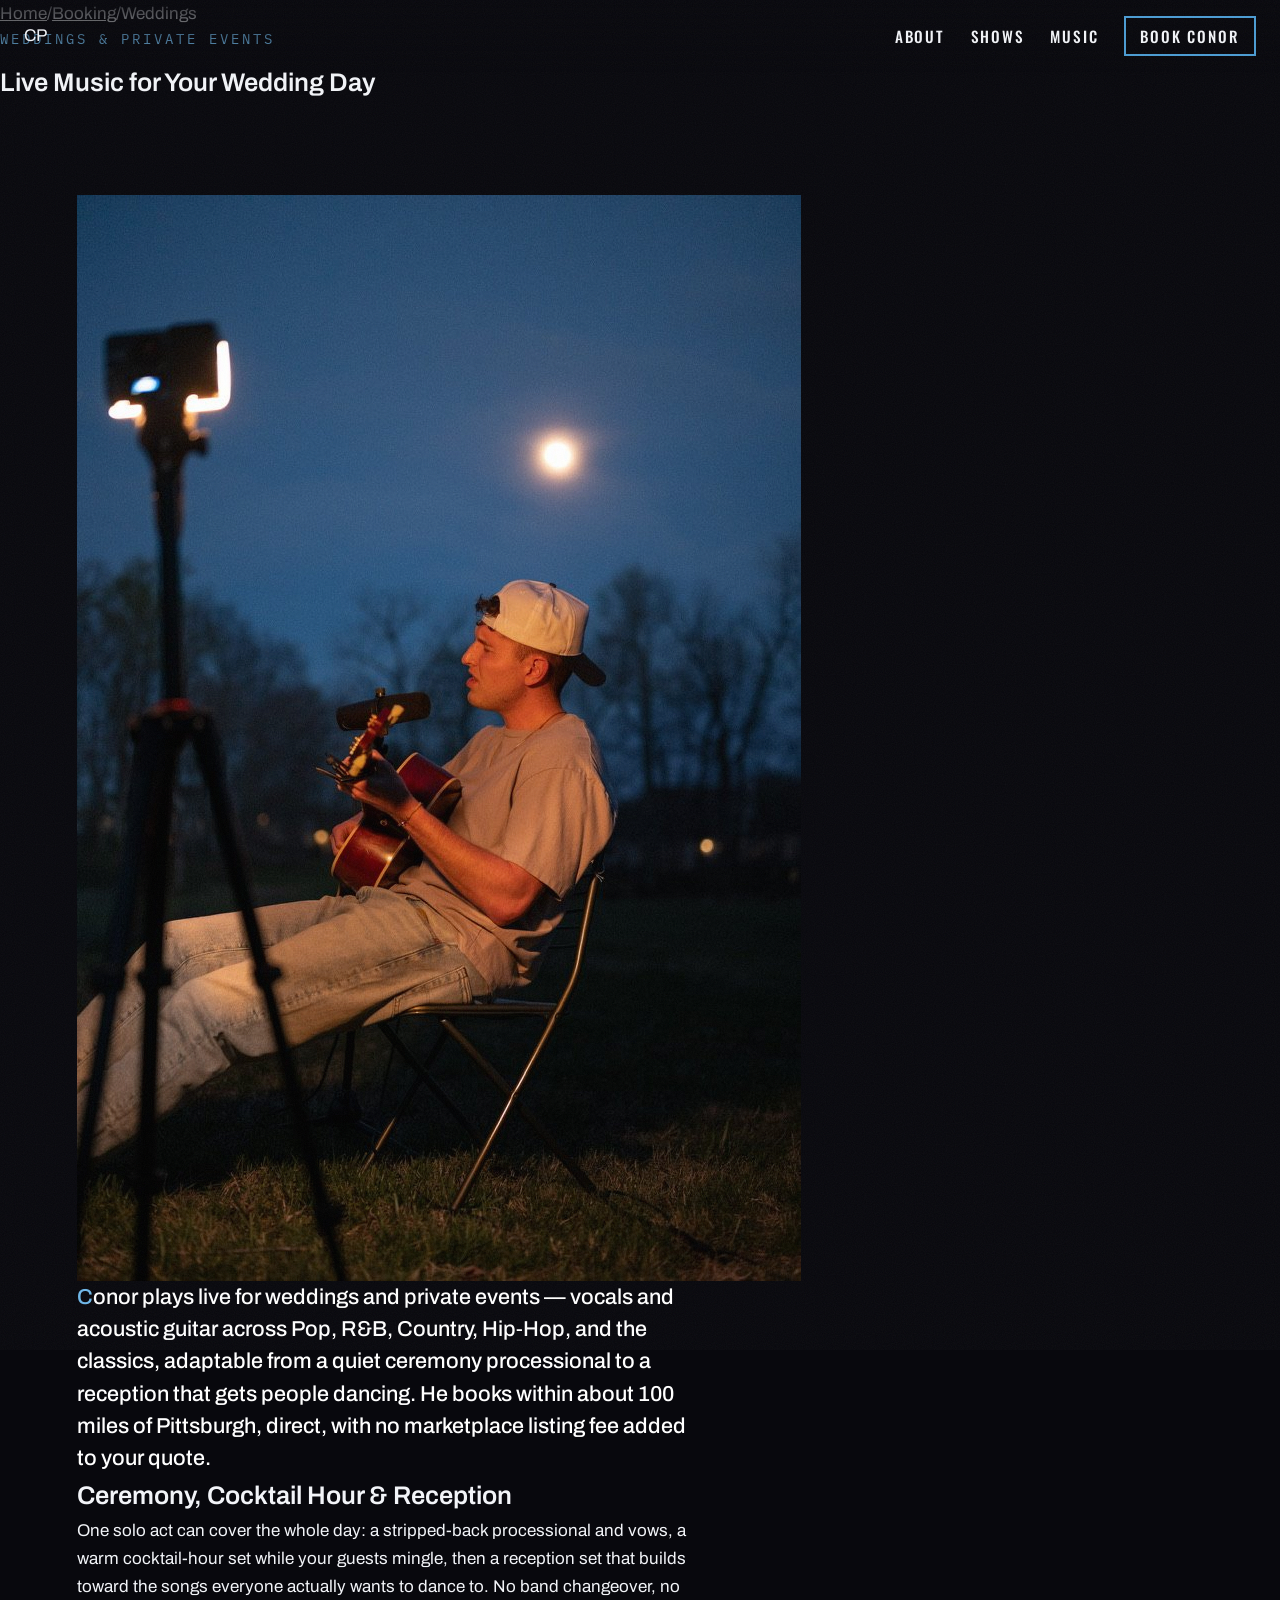
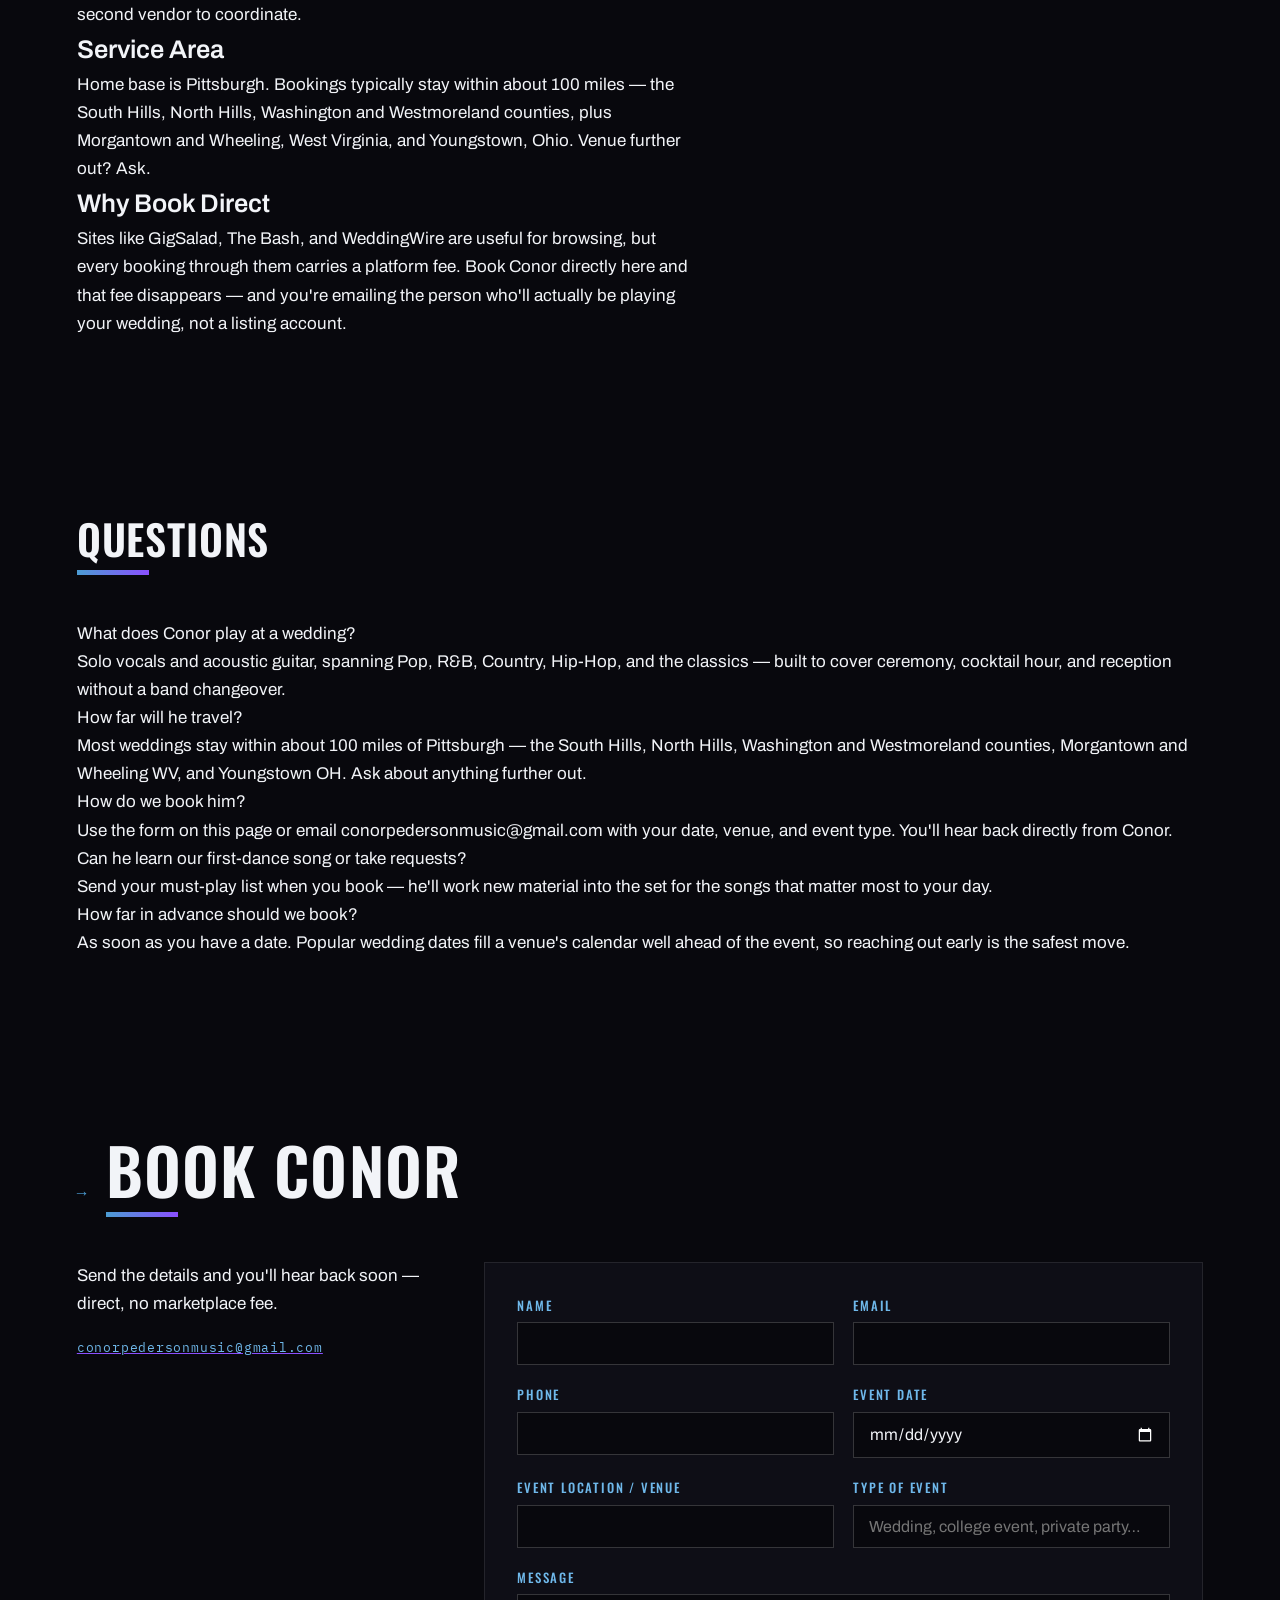
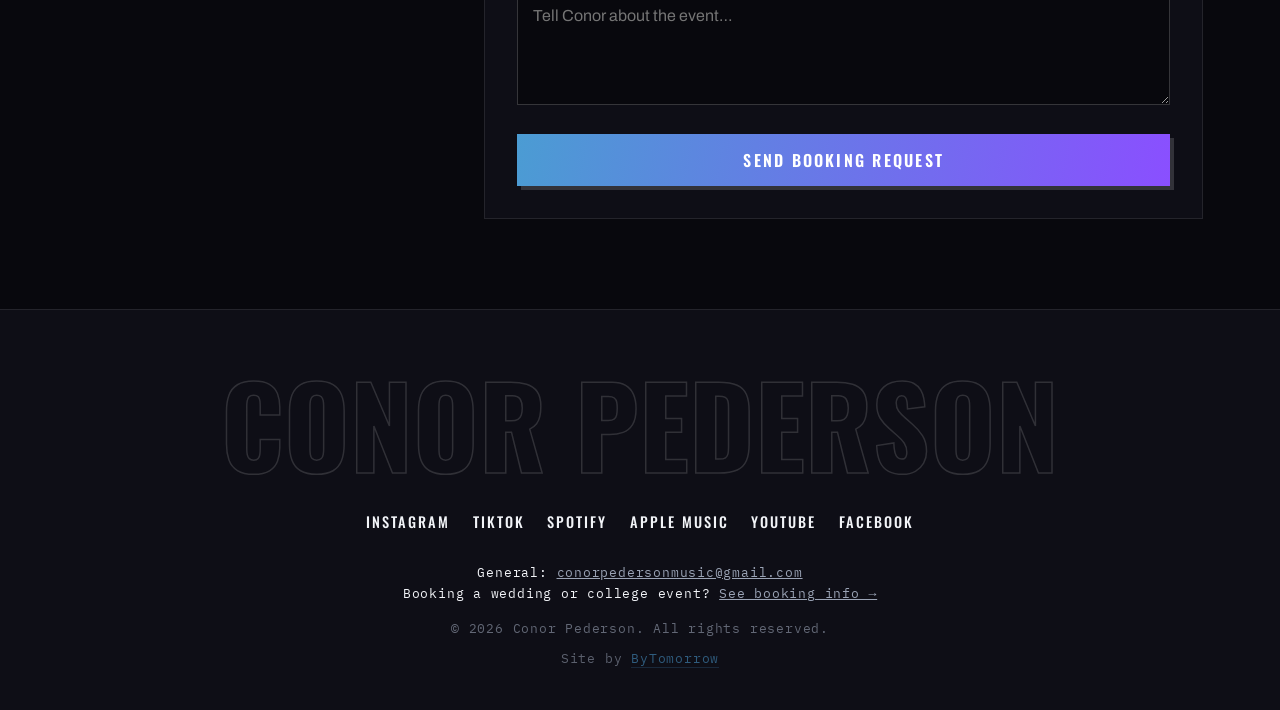
<file: booking/weddings/index.html>
<!DOCTYPE html>
<html lang="en">
<head>
<meta charset="UTF-8">
<meta name="viewport" content="width=device-width, initial-scale=1.0">
<title>Wedding Musician Near Pittsburgh — Book Conor Pederson</title>
<meta name="description" content="Live wedding music from Conor Pederson: vocals and acoustic guitar for ceremonies, cocktail hours, and receptions within about 100 miles of Pittsburgh. Direct booking, no marketplace fees.">
<link rel="canonical" href="https://conorpedersonmusic.com/booking/weddings/">

<meta property="og:title" content="Wedding Musician Near Pittsburgh — Book Conor Pederson">
<meta property="og:description" content="Live wedding music from Conor Pederson: vocals and acoustic guitar for ceremonies, cocktail hours, and receptions within about 100 miles of Pittsburgh. Direct booking, no marketplace fees.">
<meta property="og:image" content="https://conorpedersonmusic.com/assets/img/about-night.jpg">
<meta property="og:image:alt" content="Conor Pederson playing acoustic guitar outdoors under the moon">
<meta property="og:url" content="https://conorpedersonmusic.com/booking/weddings/">
<meta property="og:type" content="website">
<meta property="og:site_name" content="Conor Pederson">
<meta property="article:published_time" content="2026-08-07">
<meta property="article:modified_time" content="2026-08-08">

<meta name="twitter:card" content="summary_large_image">
<meta name="twitter:title" content="Wedding Musician Near Pittsburgh — Book Conor Pederson">
<meta name="twitter:description" content="Live wedding music from Conor Pederson: vocals and acoustic guitar for ceremonies, cocktail hours, and receptions within about 100 miles of Pittsburgh. Direct booking, no marketplace fees.">
<meta name="twitter:image" content="https://conorpedersonmusic.com/assets/img/about-night.jpg">

<link rel="icon" href="/favicon.ico" sizes="any">
<link rel="icon" type="image/png" sizes="32x32" href="/assets/img/favicon-32.png">
<link rel="apple-touch-icon" href="/assets/img/apple-touch-icon.png">
<link rel="stylesheet" href="/assets/css/fonts.css">
<link rel="stylesheet" href="/assets/css/style.css">
<script type="application/ld+json">
{
  "@context": "https://schema.org",
  "@graph": [
    {
      "@type": "WebPage",
      "@id": "https://conorpedersonmusic.com/booking/weddings/#webpage",
      "url": "https://conorpedersonmusic.com/booking/weddings/",
      "name": "Wedding Musician Near Pittsburgh — Book Conor Pederson",
      "description": "Live wedding music from Conor Pederson: vocals and acoustic guitar for ceremonies, cocktail hours, and receptions within about 100 miles of Pittsburgh. Direct booking, no marketplace fees.",
      "isPartOf": {
        "@id": "https://conorpedersonmusic.com#website"
      },
      "about": {
        "@id": "https://conorpedersonmusic.com#artist"
      },
      "datePublished": "2026-08-07",
      "dateModified": "2026-08-08",
      "primaryImageOfPage": {
        "@id": "https://conorpedersonmusic.com/booking/weddings/#heroimage"
      }
    },
    {
      "@type": "ImageObject",
      "@id": "https://conorpedersonmusic.com/booking/weddings/#heroimage",
      "url": "https://conorpedersonmusic.com/assets/img/about-night.jpg",
      "contentUrl": "https://conorpedersonmusic.com/assets/img/about-night.jpg",
      "caption": "Conor Pederson playing acoustic guitar outdoors under the moon"
    },
    {
      "@type": "BreadcrumbList",
      "@id": "https://conorpedersonmusic.com/booking/weddings/#breadcrumb",
      "itemListElement": [
        {
          "@type": "ListItem",
          "position": 1,
          "name": "Home",
          "item": "https://conorpedersonmusic.com/"
        },
        {
          "@type": "ListItem",
          "position": 2,
          "name": "Booking",
          "item": "https://conorpedersonmusic.com/booking/"
        },
        {
          "@type": "ListItem",
          "position": 3,
          "name": "Weddings",
          "item": "https://conorpedersonmusic.com/booking/weddings/"
        }
      ]
    },
    {
      "@type": "Service",
      "@id": "https://conorpedersonmusic.com/booking/weddings/#service",
      "name": "Wedding Musician",
      "serviceType": "Wedding Musician",
      "provider": {
        "@id": "https://conorpedersonmusic.com#artist"
      },
      "areaServed": {
        "@type": "GeoCircle",
        "geoMidpoint": {
          "@type": "GeoCoordinates",
          "latitude": 40.4406,
          "longitude": -79.9959
        },
        "geoRadius": "160934"
      },
      "url": "https://conorpedersonmusic.com/booking/weddings/"
    },
    {
      "@type": "FAQPage",
      "@id": "https://conorpedersonmusic.com/booking/weddings/#faq",
      "mainEntity": [
        {
          "@type": "Question",
          "name": "What does Conor play at a wedding?",
          "acceptedAnswer": {
            "@type": "Answer",
            "text": "Solo vocals and acoustic guitar, spanning Pop, R&B, Country, Hip-Hop, and the classics — built to cover ceremony, cocktail hour, and reception without a band changeover."
          }
        },
        {
          "@type": "Question",
          "name": "How far will he travel?",
          "acceptedAnswer": {
            "@type": "Answer",
            "text": "Most weddings stay within about 100 miles of Pittsburgh — the South Hills, North Hills, Washington and Westmoreland counties, Morgantown and Wheeling WV, and Youngstown OH. Ask about anything further out."
          }
        },
        {
          "@type": "Question",
          "name": "How do we book him?",
          "acceptedAnswer": {
            "@type": "Answer",
            "text": "Use the form on this page or email conorpedersonmusic@gmail.com with your date, venue, and event type. You'll hear back directly from Conor."
          }
        },
        {
          "@type": "Question",
          "name": "Can he learn our first-dance song or take requests?",
          "acceptedAnswer": {
            "@type": "Answer",
            "text": "Send your must-play list when you book — he'll work new material into the set for the songs that matter most to your day."
          }
        },
        {
          "@type": "Question",
          "name": "How far in advance should we book?",
          "acceptedAnswer": {
            "@type": "Answer",
            "text": "As soon as you have a date. Popular wedding dates fill a venue's calendar well ahead of the event, so reaching out early is the safest move."
          }
        }
      ]
    }
  ]
}
</script>
</head>
<body>

<div class="noise" aria-hidden="true"></div>

<header class="nav" id="top">
  <a class="nav__brand" href="/">CP</a>
  <nav class="nav__links" aria-label="Main">
    <a href="/#about">About</a>
    <a href="/#shows">Shows</a>
    <a href="/#music">Music</a>
    <a href="/#booking" class="nav__cta">Book Conor</a>
  </nav>
</header>

<section class="page-hero">
  <nav class="crumbs" aria-label="Breadcrumb"><a href="/">Home</a><span aria-hidden="true">/</span><a href="/booking/">Booking</a><span aria-hidden="true">/</span><span aria-current="page">Weddings</span></nav>
  <p class="hero__kicker reveal">Weddings &amp; Private Events</p>
  <h1 class="page-hero__title reveal">Live Music for Your Wedding Day</h1>
</section>

<section class="section page-content">
  <figure class="page-content__photo reveal">
    <img src="/assets/img/about-night.jpg" alt="Conor Pederson playing acoustic guitar outdoors under the moon" loading="lazy">
  </figure>
  <div class="about__copy">
    <p class="about__lede reveal">Conor plays live for weddings and private events &mdash; vocals and acoustic guitar across Pop, R&amp;B, Country, Hip&#8209;Hop, and the classics, adaptable from a quiet ceremony processional to a reception that gets people dancing. He books within about 100 miles of Pittsburgh, direct, with no marketplace listing fee added to your quote.</p>
    <h2 class="page-content__h2 reveal">Ceremony, Cocktail Hour &amp; Reception</h2>
    <p class="reveal">One solo act can cover the whole day: a stripped-back processional and vows, a warm cocktail-hour set while your guests mingle, then a reception set that builds toward the songs everyone actually wants to dance to. No band changeover, no second vendor to coordinate.</p>
    <h2 class="page-content__h2 reveal">Service Area</h2>
    <p class="reveal">Home base is Pittsburgh. Bookings typically stay within about 100 miles &mdash; the South Hills, North Hills, Washington and Westmoreland counties, plus Morgantown and Wheeling, West Virginia, and Youngstown, Ohio. Venue further out? Ask.</p>
    <h2 class="page-content__h2 reveal">Why Book Direct</h2>
    <p class="reveal">Sites like GigSalad, The Bash, and WeddingWire are useful for browsing, but every booking through them carries a platform fee. Book Conor directly here and that fee disappears &mdash; and you're emailing the person who'll actually be playing your wedding, not a listing account.</p>
  </div>
  
</section>

<section class="faq section">
  <div class="section__head reveal">
    <h2 class="section__title" style="font-size: clamp(1.8rem, 4vw, 2.6rem);">Questions</h2>
  </div>
  <div class="faq__item reveal">
    <p class="faq__q">What does Conor play at a wedding?</p>
    <p class="faq__a">Solo vocals and acoustic guitar, spanning Pop, R&amp;B, Country, Hip-Hop, and the classics — built to cover ceremony, cocktail hour, and reception without a band changeover.</p>
  </div>
  <div class="faq__item reveal">
    <p class="faq__q">How far will he travel?</p>
    <p class="faq__a">Most weddings stay within about 100 miles of Pittsburgh — the South Hills, North Hills, Washington and Westmoreland counties, Morgantown and Wheeling WV, and Youngstown OH. Ask about anything further out.</p>
  </div>
  <div class="faq__item reveal">
    <p class="faq__q">How do we book him?</p>
    <p class="faq__a">Use the form on this page or email conorpedersonmusic@gmail.com with your date, venue, and event type. You&#39;ll hear back directly from Conor.</p>
  </div>
  <div class="faq__item reveal">
    <p class="faq__q">Can he learn our first-dance song or take requests?</p>
    <p class="faq__a">Send your must-play list when you book — he&#39;ll work new material into the set for the songs that matter most to your day.</p>
  </div>
  <div class="faq__item reveal">
    <p class="faq__q">How far in advance should we book?</p>
    <p class="faq__a">As soon as you have a date. Popular wedding dates fill a venue&#39;s calendar well ahead of the event, so reaching out early is the safest move.</p>
  </div>
</section>

<section class="booking section" id="booking">
  <div class="section__head reveal">
    <span class="section__num">→</span>
    <h2 class="section__title">Book Conor</h2>
  </div>
  
  <div class="booking__grid">
    <div class="booking__blurb reveal">
      <p>Send the details and you'll hear back soon — direct, no marketplace fee.</p>
      <p class="mono booking__email"><a href="mailto:conorpedersonmusic@gmail.com">conorpedersonmusic@gmail.com</a></p>
    </div>
    <form class="form reveal" name="booking" method="POST" data-netlify="true" netlify-honeypot="bot-field" action="/thanks.html">
      <input type="hidden" name="form-name" value="booking">
      <p class="hidden-field"><label>Don't fill this out: <input name="bot-field"></label></p>
      <div class="form__row">
        <label class="form__field"><span>Name</span>
          <input type="text" name="name" required autocomplete="name">
        </label>
        <label class="form__field"><span>Email</span>
          <input type="email" name="email" required autocomplete="email">
        </label>
      </div>
      <div class="form__row">
        <label class="form__field"><span>Phone</span>
          <input type="tel" name="phone" autocomplete="tel">
        </label>
        <label class="form__field"><span>Event date</span>
          <input type="date" name="event_date">
        </label>
      </div>
      <div class="form__row">
        <label class="form__field"><span>Event location / venue</span>
          <input type="text" name="event_location">
        </label>
        <label class="form__field"><span>Type of event</span>
          <input type="text" name="event_type" placeholder="Wedding, college event, private party…">
        </label>
      </div>
      <label class="form__field"><span>Message</span>
        <textarea name="message" rows="5" placeholder="Tell Conor about the event…"></textarea>
      </label>
      <button class="btn btn--primary form__submit" type="submit">Send Booking Request</button>
    </form>
  </div>
</section>

<footer class="footer">
  <div class="footer__name" aria-hidden="true">CONOR PEDERSON</div>
  <nav class="footer__social" aria-label="Social media">
    <a href="https://www.instagram.com/conorpedersonmusic/" target="_blank" rel="noopener">Instagram</a>
    <a href="https://www.tiktok.com/@conorpedersonmusic" target="_blank" rel="noopener">TikTok</a>
    <a href="https://open.spotify.com/artist/5o669JbDjMf7pHNp8jdrbU" target="_blank" rel="noopener">Spotify</a>
    <a href="https://music.apple.com/us/artist/conor-pederson/1786901016" target="_blank" rel="noopener">Apple Music</a>
    <a href="https://www.youtube.com/@conorpedersonmusic" target="_blank" rel="noopener">YouTube</a>
    <a href="https://www.facebook.com/profile.php?id=61591135575701" target="_blank" rel="noopener">Facebook</a>
  </nav>
  <p class="footer__contact mono">General: <a href="mailto:conorpedersonmusic@gmail.com">conorpedersonmusic@gmail.com</a></p>
  <p class="footer__contact mono">Booking a wedding or college event? <a href="/booking/">See booking info →</a></p>
  <p class="footer__fine mono">© <span id="year"></span> Conor Pederson. All rights reserved.</p>
  <p class="footer__credit mono">Site by <a href="https://bytomorrow.ai" rel="noopener">ByTomorrow</a></p>
</footer>

<script src="/assets/js/main.js" defer></script>
</body>
</html>
</file>
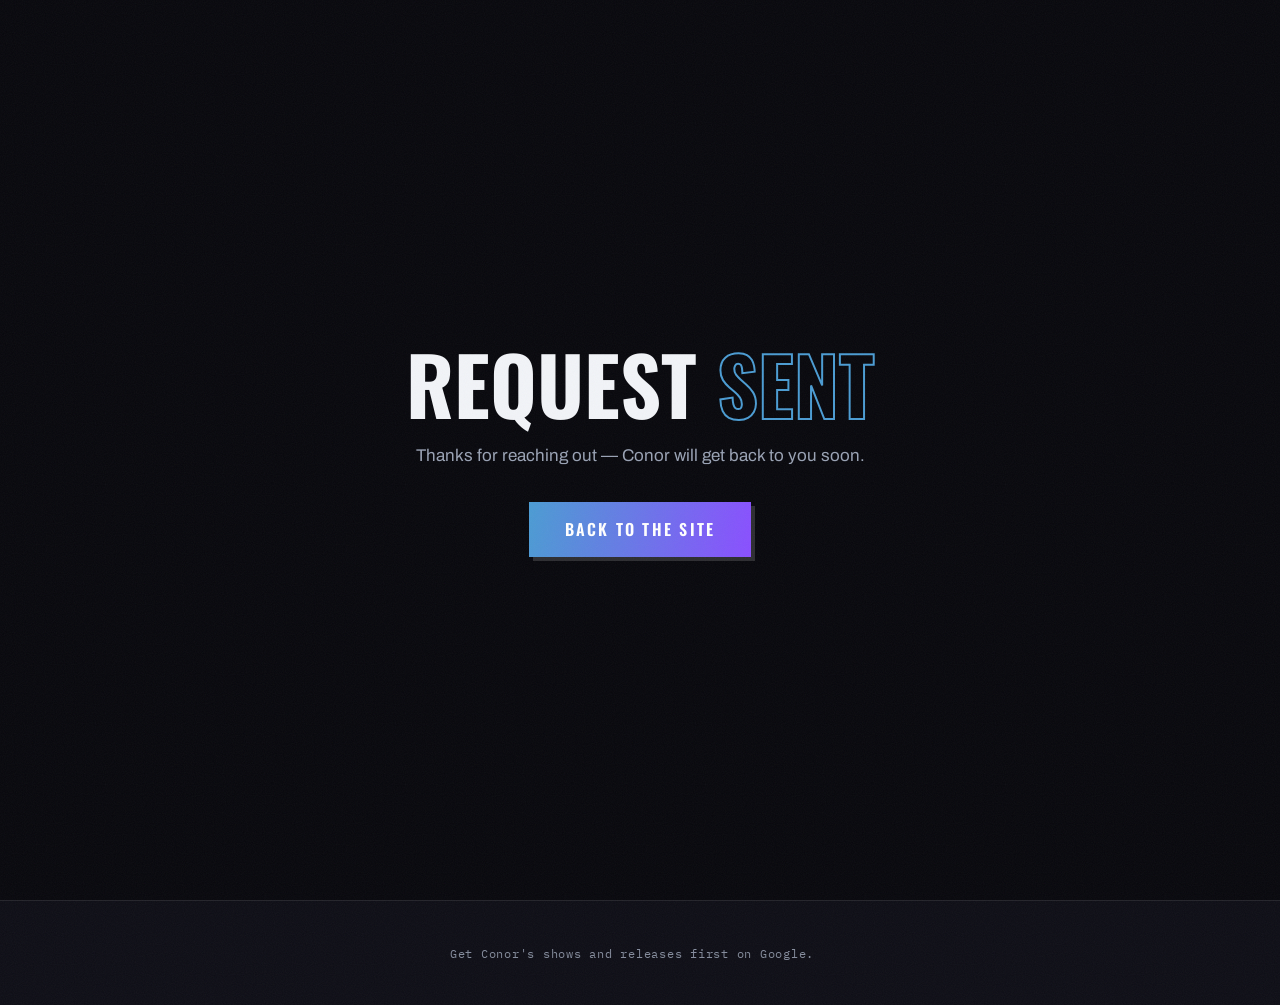
<file: thanks.html>
<!DOCTYPE html>
<html lang="en">
<head>
<meta charset="UTF-8">
<meta name="viewport" content="width=device-width, initial-scale=1.0">
<title>Request Sent — Conor Pederson</title>
<link rel="stylesheet" href="/assets/css/fonts.css?v=17c5258dc0">
<link rel="stylesheet" href="/assets/css/style.css?v=5549f43eb5">
<!-- Google Preferred Source button (ByTomorrow standing rule, 2026-09-07).
     The script renders every <div google-add-preferred-source-btn> on the page. -->
<script async src="https://news.google.com/swg/js/v1/publisher.js"></script>
<style>
  .thanks { min-height: 100svh; display: grid; place-items: center; text-align: center; padding: 2rem; }
  .thanks h1 { font-family: var(--display); font-weight: 700; text-transform: uppercase; font-size: clamp(2.5rem,8vw,5rem); line-height: 1; }
  .thanks h1 span { color: transparent; -webkit-text-stroke: 2px var(--blue); }
  .thanks p { color: var(--muted); margin: 1.2rem 0 2rem; }
</style>
</head>
<body>
<div class="noise" aria-hidden="true"></div>
<main class="thanks">
  <div>
    <h1>Request <span>Sent</span></h1>
    <p>Thanks for reaching out — Conor will get back to you soon.</p>
    <a class="btn btn--primary" href="/">Back to the site</a>
  </div>
</main>
<footer class="footer footer--slim">
  <div class="preferred-source">
    <p class="preferred-source__label mono">Get Conor's shows and releases first on Google.</p>
    <div class="preferred-source__btn"><div google-add-preferred-source-btn data-theme="dark"></div></div>
  </div>
</footer>
</body>
</html>
</file>
<file: assets/css/fonts.css>
/* Self-hosted fonts (from Fontsource) — no third-party requests */
@font-face { font-family: "Oswald"; font-style: normal; font-weight: 300; font-display: swap; src: url("/assets/fonts/oswald-latin-300-normal.woff2") format("woff2"); }
@font-face { font-family: "Oswald"; font-style: normal; font-weight: 400; font-display: swap; src: url("/assets/fonts/oswald-latin-400-normal.woff2") format("woff2"); }
@font-face { font-family: "Oswald"; font-style: normal; font-weight: 500; font-display: swap; src: url("/assets/fonts/oswald-latin-500-normal.woff2") format("woff2"); }
@font-face { font-family: "Oswald"; font-style: normal; font-weight: 600; font-display: swap; src: url("/assets/fonts/oswald-latin-600-normal.woff2") format("woff2"); }
@font-face { font-family: "Oswald"; font-style: normal; font-weight: 700; font-display: swap; src: url("/assets/fonts/oswald-latin-700-normal.woff2") format("woff2"); }
@font-face { font-family: "Archivo"; font-style: normal; font-weight: 400; font-display: swap; src: url("/assets/fonts/archivo-latin-400-normal.woff2") format("woff2"); }
@font-face { font-family: "Archivo"; font-style: italic; font-weight: 400; font-display: swap; src: url("/assets/fonts/archivo-latin-400-italic.woff2") format("woff2"); }
@font-face { font-family: "Archivo"; font-style: normal; font-weight: 500; font-display: swap; src: url("/assets/fonts/archivo-latin-500-normal.woff2") format("woff2"); }
@font-face { font-family: "Archivo"; font-style: normal; font-weight: 600; font-display: swap; src: url("/assets/fonts/archivo-latin-600-normal.woff2") format("woff2"); }
@font-face { font-family: "IBM Plex Mono"; font-style: normal; font-weight: 400; font-display: swap; src: url("/assets/fonts/ibm-plex-mono-latin-400-normal.woff2") format("woff2"); }
@font-face { font-family: "IBM Plex Mono"; font-style: normal; font-weight: 500; font-display: swap; src: url("/assets/fonts/ibm-plex-mono-latin-500-normal.woff2") format("woff2"); }
</file>
<file: assets/css/style.css>
/* ============================================================
   CONOR PEDERSON — bold & colorful on dark
   Carolina Blue #4B9CD3 · Purple #8A4FFF · Black #08080D
   Display: Oswald · Body: Archivo · Mono: IBM Plex Mono
   ============================================================ */

:root {
  --blue: #4B9CD3;
  --blue-bright: #6FB8EA;
  --purple: #8A4FFF;
  --purple-deep: #5B2EBF;
  --ink: #08080D;
  --ink-2: #0E0E16;
  --ink-3: #15151f;
  --paper: #F2F4F8;
  --muted: #9aa3b5;
  --display: "Oswald", sans-serif;
  --body: "Archivo", sans-serif;
  --mono: "IBM Plex Mono", monospace;
  --edge: 1px solid rgba(255, 255, 255, 0.09);
}

* { margin: 0; padding: 0; box-sizing: border-box; }

html { scroll-behavior: smooth; }

body {
  background: var(--ink);
  color: var(--paper);
  font-family: var(--body);
  font-size: 17px;
  line-height: 1.65;
  overflow-x: hidden;
}

::selection { background: var(--purple); color: #fff; }

img { display: block; max-width: 100%; }
a { color: inherit; }

.mono { font-family: var(--mono); font-size: 0.82rem; letter-spacing: 0.06em; }
.hidden-field { position: absolute; left: -9999px; }

/* --- grain overlay --- */
.noise {
  position: fixed; inset: -50%;
  width: 200%; height: 200%;
  pointer-events: none; z-index: 9999;
  opacity: 0.05;
  background-image: url("data:image/svg+xml,%3Csvg xmlns='http://www.w3.org/2000/svg' width='300' height='300'%3E%3Cfilter id='n'%3E%3CfeTurbulence type='fractalNoise' baseFrequency='0.9' numOctaves='2'/%3E%3C/filter%3E%3Crect width='100%25' height='100%25' filter='url(%23n)'/%3E%3C/svg%3E");
  animation: grain 8s steps(10) infinite;
}
@keyframes grain {
  0%,100% { transform: translate(0,0); }
  20% { transform: translate(-2%,2%); }
  40% { transform: translate(2%,-1%); }
  60% { transform: translate(-1%,-2%); }
  80% { transform: translate(1%,2%); }
}

/* ============ NAV ============ */
.nav {
  position: fixed; top: 0; left: 0; right: 0; z-index: 100;
  display: flex; justify-content: space-between; align-items: center;
  padding: 1rem 1.5rem;
  background: linear-gradient(rgba(8,8,13,0.85), transparent);
}
/* Conor's CP monogram (assets/img/cp-mark.png): white mark with the same
   purple + blue hard-shadow offsets the old text brand used, baked into the
   PNG so it reads over the hero photo. */
.nav__brand { display: block; line-height: 0; text-decoration: none; transition: transform 0.15s; }
.nav__brand img { width: 44px; height: 44px; display: block; }
.nav__brand:hover, .nav__brand:focus-visible { transform: translateY(-2px); }
.nav__links { display: flex; gap: 1.6rem; align-items: center; }
.nav__links a {
  font-family: var(--display); font-weight: 500;
  font-size: 0.95rem; text-transform: uppercase; letter-spacing: 0.12em;
  text-decoration: none; color: var(--paper);
  transition: color 0.2s;
}
.nav__links a:hover { color: var(--blue-bright); }
.nav__cta {
  border: 2px solid var(--blue); padding: 0.35rem 0.9rem;
  white-space: nowrap;
  transition: background 0.2s, transform 0.15s;
}
a.nav__cta:hover { background: var(--blue); color: var(--ink); transform: translateY(-2px); }
@media (max-width: 640px) {
  .nav { padding: 0.75rem 1rem; }
  .nav__brand { display: none; }
  .nav__links { width: 100%; justify-content: space-between; gap: 0.6rem; }
  .nav__links a { font-size: 0.78rem; letter-spacing: 0.06em; }
  .nav__cta { padding: 0.3rem 0.7rem; }
}

/* ============ HERO ============ */
.hero {
  position: relative; min-height: 100svh;
  display: flex; flex-direction: column; justify-content: flex-end;
  overflow: hidden;
}
.hero__bg {
  position: absolute; inset: 0;
  background: url("/assets/img/hero-live.jpg") center 30% / cover no-repeat;
  filter: saturate(1.25) contrast(1.05);
}
.hero__bg::after {
  content: ""; position: absolute; inset: 0;
  background:
    linear-gradient(160deg, rgba(75,156,211,0.35) 0%, rgba(8,8,13,0.15) 35%, rgba(138,79,255,0.35) 100%),
    linear-gradient(rgba(8,8,13,0.25) 40%, var(--ink) 96%);
}
.hero__glow {
  position: absolute; border-radius: 50%; filter: blur(90px); opacity: 0.5;
  animation: drift 14s ease-in-out infinite alternate;
}
.hero__glow--blue { width: 45vw; height: 45vw; background: var(--blue); top: -10%; left: -10%; }
.hero__glow--purple { width: 40vw; height: 40vw; background: var(--purple); bottom: 5%; right: -8%; animation-delay: -7s; }
@keyframes drift {
  from { transform: translate(0,0) scale(1); }
  to { transform: translate(6vw,4vh) scale(1.15); }
}

.hero__inner {
  position: relative; z-index: 2;
  padding: 0 clamp(1.25rem, 6vw, 6rem) clamp(4rem, 9vh, 7rem);
}
.hero__kicker {
  font-family: var(--mono); font-size: 0.85rem; letter-spacing: 0.22em;
  text-transform: uppercase; color: var(--blue-bright);
  margin-bottom: 0.75rem;
}
.hero__name {
  font-family: var(--display); font-weight: 700;
  font-size: clamp(4rem, 14vw, 12rem);
  line-height: 0.92; text-transform: uppercase; letter-spacing: 0.01em;
}
.hero__line { display: block; }
.hero__line--outline {
  color: transparent;
  -webkit-text-stroke: 2.5px var(--blue);
  text-shadow: 6px 6px 0 rgba(138,79,255,0.55);
}
/* Icons + the two CTAs share a shrink-wrapped column, so the icon row is
   centred over exactly the width of the buttons rather than the hero. */
.hero__ctas { display: inline-flex; flex-direction: column; align-items: center; margin-top: 1.5rem; }
.hero__social { display: flex; gap: 0.75rem; justify-content: center; }
.hero__social a {
  display: inline-flex; align-items: center; justify-content: center;
  width: 44px; height: 44px;
  border: 2px solid rgba(255,255,255,0.35); color: #fff;
  transition: border-color 0.2s, color 0.2s, transform 0.15s, background 0.2s;
}
.hero__social a:hover, .hero__social a:focus-visible {
  border-color: var(--blue-bright); color: var(--blue-bright); transform: translateY(-2px);
}
.hero__social svg { width: 20px; height: 20px; fill: currentColor; display: block; }
/* Equal-width buttons: the visual centre (the gap between them) then sits
   on the geometric centre the icon row is aligned to. With one narrower
   button the TikTok icon looked shifted right of the gap. */
.hero__actions { display: grid; grid-template-columns: 1fr 1fr; gap: 1rem; margin-top: 1.1rem; }
.hero__actions .btn { text-align: center; }
@media (max-width: 560px) {
  .hero__actions { grid-template-columns: 1fr; }
}

/* buttons */
.btn {
  font-family: var(--display); font-weight: 600; text-transform: uppercase;
  letter-spacing: 0.14em; font-size: 1rem;
  text-decoration: none; cursor: pointer;
  padding: 0.9rem 2.2rem; display: inline-block;
  transition: transform 0.15s, box-shadow 0.15s, background 0.2s, color 0.2s;
}
.btn--primary {
  background: linear-gradient(100deg, var(--blue), var(--purple));
  color: #fff; border: none;
  box-shadow: 4px 4px 0 rgba(255,255,255,0.15);
}
.btn--primary:hover { transform: translate(-2px,-2px); box-shadow: 8px 8px 0 rgba(138,79,255,0.4); }
.btn--ghost {
  border: 2px solid rgba(255,255,255,0.35); color: #fff; background: transparent;
}
.btn--ghost:hover { border-color: var(--blue-bright); color: var(--blue-bright); transform: translateY(-2px); }

/* marquee */
.marquee {
  position: relative; z-index: 3;
  background: linear-gradient(90deg, var(--purple-deep), var(--blue) 55%, var(--purple-deep));
  overflow: hidden; padding: 0.55rem 0;
  border-top: var(--edge); border-bottom: var(--edge);
}
.marquee__track {
  display: flex; gap: 1.4rem; align-items: center; white-space: nowrap;
  width: max-content;
  animation: scroll 22s linear infinite;
  font-family: var(--display); font-weight: 600; font-size: 1.05rem;
  letter-spacing: 0.25em; color: #fff;
}
.marquee__track i { font-style: normal; opacity: 0.7; }
@keyframes scroll { to { transform: translateX(-33.333%); } }

/* ============ SECTIONS ============ */
.section { padding: clamp(4rem, 10vh, 7rem) clamp(1.25rem, 6vw, 6rem); position: relative; }
.section__head {
  display: flex; align-items: baseline; gap: 1.2rem; margin-bottom: 2.8rem;
}
.section__num {
  font-family: var(--mono); color: var(--blue); font-size: 1rem;
}
.section__title {
  font-family: var(--display); font-weight: 600; text-transform: uppercase;
  font-size: clamp(2.2rem, 6vw, 4rem); line-height: 1;
  letter-spacing: 0.02em;
}
.section__title::after {
  content: ""; display: block; width: 4.5rem; height: 5px; margin-top: 0.7rem;
  background: linear-gradient(90deg, var(--blue), var(--purple));
}

/* ============ ABOUT ============ */
.about { background: var(--ink-2); }
.about__grid {
  display: grid; gap: 2rem;
  grid-template-columns: minmax(240px, 380px) 1fr;
  grid-template-areas: "tall copy" "tall wide";
  align-items: start;
}
.about__photo { position: relative; }
.about__photo img { width: 100%; height: 100%; object-fit: cover; }
.about__photo--tall { grid-area: tall; border: var(--edge); box-shadow: 10px 10px 0 rgba(75,156,211,0.35); }
/* The tall frame stretches to the height of the copy + wide photo, so the
   portrait always gets cropped. Anchor the crop on the subject (upper-middle,
   slightly right) instead of dead centre so the face never leaves the frame. */
.about__photo--tall img { object-position: 60% 40%; }
/* The wide photo is never cropped (Jake, 2026-09-16: the whole guitar and
   shirt must stay visible at every width). It renders at its own aspect
   ratio, full column width; whatever Conor uploads shows entire. */
.about__photo--wide {
  grid-area: wide; width: 100%; align-self: start;
  border: var(--edge); box-shadow: -10px 10px 0 rgba(138,79,255,0.35);
}
.about__photo--wide img { width: 100%; height: auto; object-fit: initial; }
.about__copy { grid-area: copy; max-width: 62ch; }
.about__copy p + p { margin-top: 1.1rem; }
.about__lede {
  font-size: 1.35rem; line-height: 1.5; font-weight: 500;
  color: #fff;
}
.about__lede::first-letter { color: var(--blue-bright); }
.about__tag { margin-top: 1.6rem; }
.about__tag .mono {
  color: var(--purple); border: 1px solid var(--purple);
  padding: 0.4rem 0.8rem; display: inline-block;
}
/* Photo wall (data/about.json "gallery"): CSS columns keep every photo at
   its own aspect ratio, no cropping, and pack them like a contact sheet. */
.about__gallery { columns: 3; column-gap: 1.4rem; margin-top: 2.4rem; }
.about__shot { break-inside: avoid; margin: 0 0 1.4rem; border: var(--edge); background: var(--ink-3); }
.about__shot:nth-child(odd) { box-shadow: 8px 8px 0 rgba(75,156,211,0.3); }
.about__shot:nth-child(even) { box-shadow: 8px 8px 0 rgba(138,79,255,0.3); }
.about__shot img { width: 100%; height: auto; display: block; }
@media (max-width: 1024px) { .about__gallery { columns: 2; } }
@media (max-width: 820px) {
  .about__grid { grid-template-columns: 1fr; grid-template-areas: "copy" "tall" "wide"; }
  .about__gallery { margin-top: 1.6rem; column-gap: 0.9rem; }
  .about__shot { margin-bottom: 0.9rem; }
  .about__shot:nth-child(odd), .about__shot:nth-child(even) { box-shadow: 5px 5px 0 rgba(75,156,211,0.3); }
  .about__photo--tall { aspect-ratio: 3 / 4; max-width: 420px; }
}

/* ============ WATCH (YouTube) ============ */
.watch { background: var(--ink); }
.watch__intro { color: var(--muted); max-width: 58ch; margin: -1.4rem 0 2.4rem; }
.watch__grid { display: grid; grid-template-columns: 1fr 1fr; gap: 2.4rem; }
.video { border: var(--edge); background: var(--ink-3); }
.video:nth-child(odd) { box-shadow: 10px 10px 0 rgba(75,156,211,0.35); }
.video:nth-child(even) { box-shadow: -10px 10px 0 rgba(138,79,255,0.35); }
.video__frame { position: relative; aspect-ratio: 16 / 9; background: #000; overflow: hidden; }
.video__frame iframe, .video__poster {
  position: absolute; inset: 0; width: 100%; height: 100%; border: 0;
}
.video__poster { padding: 0; margin: 0; cursor: pointer; background: #000; display: block; font: inherit; }
/* hqdefault is 4:3 with letterbox bars; cover-cropping into 16:9 removes them */
.video__poster img { width: 100%; height: 100%; object-fit: cover; opacity: 0.88; transition: transform 0.35s, opacity 0.2s; }
.video__poster:hover img, .video__poster:focus-visible img { transform: scale(1.04); opacity: 1; }
.video__poster:focus-visible { outline: 3px solid var(--blue-bright); outline-offset: -3px; }
.video__play {
  position: absolute; left: 50%; top: 50%; transform: translate(-50%,-50%);
  width: 76px; height: 54px;
  background: linear-gradient(100deg, var(--blue), var(--purple));
  box-shadow: 4px 4px 0 rgba(255,255,255,0.15);
  display: flex; align-items: center; justify-content: center;
  transition: transform 0.15s, box-shadow 0.15s;
}
.video__poster:hover .video__play { transform: translate(-50%,-50%) scale(1.06); box-shadow: 6px 6px 0 rgba(138,79,255,0.45); }
.video__play::after {
  content: ""; display: block; margin-left: 5px;
  border-style: solid; border-width: 12px 0 12px 21px;
  border-color: transparent transparent transparent #fff;
}
.video__body { padding: 1.1rem 1.2rem 1.25rem; }
.video__kicker { font-family: var(--mono); color: var(--blue-bright); letter-spacing: 0.2em; text-transform: uppercase; font-size: 0.75rem; }
.video__title { font-family: var(--display); font-weight: 600; font-size: 1.3rem; text-transform: uppercase; letter-spacing: 0.03em; line-height: 1.15; margin-top: 0.25rem; }
.video__link { color: var(--blue-bright); text-decoration: none; text-transform: uppercase; display: inline-block; margin-top: 0.7rem; font-size: 0.75rem; letter-spacing: 0.15em; }
.video__link::after { content: " →"; }
.video__link:hover { color: #fff; }
/* Expand: the frame lifts out of the tile to fill the viewport; the iframe
   never moves in the DOM, so playback carries on uninterrupted. */
.video__tools { display: flex; gap: 0.6rem; align-items: center; flex-wrap: wrap; margin-top: 0.7rem; }
.video__expand {
  font-family: var(--mono); font-size: 0.72rem; letter-spacing: 0.15em; text-transform: uppercase;
  color: var(--paper); background: transparent; border: 1px solid rgba(255,255,255,0.3);
  padding: 0.35rem 0.7rem; cursor: pointer; transition: border-color 0.2s, color 0.2s;
}
.video__expand:hover, .video__expand:focus-visible { border-color: var(--blue-bright); color: var(--blue-bright); }
.video__expand::before { content: "⤢ "; }
.video__close { display: none; }
/* A transformed ancestor becomes the containing block for position:fixed,
   and .reveal animates transform. Clear it while expanded so the frame can
   really reach the viewport, whatever state the reveal is in. */
.video--expanded { transform: none !important; transition: none; }
.video--expanded .video__frame {
  position: fixed; inset: 0; z-index: 10000; aspect-ratio: auto;
  background: #000; display: flex; align-items: center; justify-content: center;
}
.video--expanded .video__frame iframe, .video--expanded .video__poster {
  position: relative; inset: auto;
  width: min(100vw, calc(100vh * 16 / 9)); height: min(100vh, calc(100vw * 9 / 16));
}
.video--expanded .video__close {
  display: flex; align-items: center; justify-content: center;
  position: fixed; top: max(0.75rem, env(safe-area-inset-top)); right: max(0.75rem, env(safe-area-inset-right));
  z-index: 10001; width: 44px; height: 44px; border: 2px solid rgba(255,255,255,0.5);
  background: rgba(8,8,13,0.7); color: #fff; font-size: 1.4rem; line-height: 1; cursor: pointer;
}
.video--expanded .video__close:hover, .video--expanded .video__close:focus-visible { border-color: var(--blue-bright); color: var(--blue-bright); }
body.has-expanded-video { overflow: hidden; }

/* Phones: keep the two videos side by side, just smaller. */
@media (max-width: 820px) {
  .watch__grid { grid-template-columns: 1fr 1fr; gap: 0.9rem; }
  .video:nth-child(even) { box-shadow: 5px 5px 0 rgba(138,79,255,0.35); }
  .video:nth-child(odd) { box-shadow: 5px 5px 0 rgba(75,156,211,0.35); }
  .video__play { width: 46px; height: 32px; box-shadow: 3px 3px 0 rgba(255,255,255,0.15); }
  .video__play::after { border-width: 7px 0 7px 12px; margin-left: 3px; }
  .video__body { padding: 0.7rem 0.75rem 0.85rem; }
  .video__kicker { font-size: 0.62rem; letter-spacing: 0.15em; }
  .video__title { font-size: 0.95rem; }
  .video__link { font-size: 0.62rem; letter-spacing: 0.1em; }
  .video__expand { font-size: 0.62rem; padding: 0.3rem 0.5rem; }
  .watch__intro { font-size: 0.95rem; margin-bottom: 1.6rem; }
}

/* ============ SHOWS ============ */
.shows__list { display: flex; flex-direction: column; }
.show {
  display: grid; grid-template-columns: auto 1fr auto; gap: 1.6rem;
  align-items: center; padding: 1.4rem 1rem;
  border-top: var(--edge);
  transition: background 0.2s, transform 0.2s;
}
.show:last-child { border-bottom: var(--edge); }
.show:hover { background: rgba(75,156,211,0.07); transform: translateX(6px); }
.show__date {
  font-family: var(--display); text-transform: uppercase; text-align: center;
  line-height: 1; min-width: 4.6rem;
}
.show__date b { display: block; font-size: 2.2rem; font-weight: 700; color: var(--blue-bright); }
.show__date span { font-size: 0.9rem; letter-spacing: 0.2em; color: var(--muted); }
.show__date em { display:block; font-style: normal; font-size: 0.75rem; color: var(--muted); margin-top: 2px; }
.show__venue { font-family: var(--display); font-weight: 500; font-size: 1.4rem; text-transform: uppercase; letter-spacing: 0.03em; }
.show__meta { color: var(--muted); font-size: 0.95rem; font-family: var(--body); text-transform: none; letter-spacing: 0; }
.show__cta .btn { padding: 0.55rem 1.3rem; font-size: 0.85rem; }
.show__cta .badge {
  font-family: var(--display); font-weight: 600; letter-spacing: 0.2em;
  color: var(--ink); background: var(--blue-bright);
  padding: 0.45rem 1.1rem; text-transform: uppercase; font-size: 0.85rem;
  box-shadow: 3px 3px 0 var(--purple);
}
.shows__empty { color: var(--muted); border: var(--edge); padding: 2rem; text-align: center; }
@media (max-width: 640px) {
  .show { grid-template-columns: auto 1fr; }
  .show__cta { grid-column: 2; justify-self: start; }
}

/* ============ MUSIC ============ */
.music { background: var(--ink-2); }
.feat {
  display: grid; grid-template-columns: minmax(260px, 460px) 1fr; gap: 2.5rem;
  align-items: center; margin-bottom: 3.5rem;
  padding: 2rem; border: var(--edge);
  background:
    radial-gradient(ellipse at top left, rgba(75,156,211,0.18), transparent 60%),
    radial-gradient(ellipse at bottom right, rgba(138,79,255,0.18), transparent 60%),
    var(--ink-3);
}
.feat__art { position: relative; }
.feat__art img { width: 100%; box-shadow: 14px 14px 0 rgba(138,79,255,0.4); }
.feat__label {
  position: absolute; top: -0.9rem; left: -0.9rem; z-index: 2;
  background: linear-gradient(100deg, var(--blue), var(--purple));
  color: #fff; font-family: var(--display); font-weight: 600;
  text-transform: uppercase; letter-spacing: 0.2em; font-size: 0.8rem;
  padding: 0.45rem 1rem; box-shadow: 4px 4px 0 rgba(0,0,0,0.4);
}
.feat__kicker { font-family: var(--mono); color: var(--blue-bright); letter-spacing: 0.2em; text-transform: uppercase; font-size: 0.8rem; }
.feat__title {
  font-family: var(--display); font-weight: 700; text-transform: uppercase;
  font-size: clamp(2.4rem, 5.5vw, 4.2rem); line-height: 1; margin: 0.5rem 0 0.6rem;
}
.feat__meta { color: var(--muted); margin-bottom: 1.6rem; }
@media (max-width: 820px) { .feat { grid-template-columns: 1fr; } }

.music__grid {
  display: grid; gap: 1.6rem;
  grid-template-columns: repeat(auto-fill, minmax(230px, 1fr));
}
.release {
  text-decoration: none; display: block; position: relative;
  border: var(--edge); background: var(--ink-3);
  transition: transform 0.2s, box-shadow 0.2s;
}
.release:hover { transform: translate(-4px,-4px); box-shadow: 8px 8px 0 rgba(75,156,211,0.5); }
.release:nth-child(even):hover { box-shadow: 8px 8px 0 rgba(138,79,255,0.5); }
.release__art { aspect-ratio: 1; overflow: hidden; }
.release__art img { width: 100%; height: 100%; object-fit: cover; transition: transform 0.35s; }
.release:hover .release__art img { transform: scale(1.05); }
.release__body { padding: 1rem 1.1rem 1.2rem; }
.release__title { font-family: var(--display); font-weight: 600; font-size: 1.25rem; text-transform: uppercase; letter-spacing: 0.03em; }
.release__meta { font-family: var(--mono); font-size: 0.75rem; color: var(--muted); letter-spacing: 0.08em; margin-top: 0.3rem; }
.release__listen {
  font-family: var(--mono); font-size: 0.75rem; letter-spacing: 0.15em;
  color: var(--blue-bright); text-transform: uppercase; margin-top: 0.7rem; display: inline-block;
}
.release__listen::after { content: " →"; }

/* ============ BOOKING ============ */
.booking__grid { display: grid; grid-template-columns: minmax(240px, 1fr) 2fr; gap: 3rem; align-items: start; }
.booking__blurb p { max-width: 36ch; }
.booking__blurb .booking__email { margin-top: 1.2rem; }
.booking__email a { color: var(--blue-bright); text-decoration-color: var(--purple); }
@media (max-width: 820px) { .booking__grid { grid-template-columns: 1fr; } }

.form { border: var(--edge); padding: 2rem; background: var(--ink-2); }
.form__row { display: grid; grid-template-columns: 1fr 1fr; gap: 1.2rem; }
@media (max-width: 560px) { .form__row { grid-template-columns: 1fr; } }
.form__field { display: block; margin-bottom: 1.2rem; }
.form__field span {
  display: block; font-family: var(--display); font-weight: 500;
  text-transform: uppercase; letter-spacing: 0.14em; font-size: 0.8rem;
  color: var(--blue-bright); margin-bottom: 0.4rem;
}
.form__field input, .form__field textarea {
  width: 100%; background: var(--ink); border: 1px solid rgba(255,255,255,0.18);
  color: var(--paper); font-family: var(--body); font-size: 1rem;
  padding: 0.75rem 0.9rem; outline: none;
  transition: border-color 0.2s, box-shadow 0.2s;
}
.form__field input:focus, .form__field textarea:focus {
  border-color: var(--purple); box-shadow: 3px 3px 0 rgba(138,79,255,0.4);
}
.form__field input[type="date"] { color-scheme: dark; }
.form__submit { width: 100%; }

/* ============ FOOTER ============ */
.footer {
  border-top: var(--edge); padding: 3.5rem clamp(1.25rem, 6vw, 6rem) 2.5rem;
  text-align: center; background: var(--ink-2); overflow: hidden;
}
.footer__name {
  font-family: var(--display); font-weight: 700; text-transform: uppercase;
  font-size: clamp(2.5rem, 9vw, 7rem); line-height: 1; white-space: nowrap;
  color: transparent; -webkit-text-stroke: 1.5px rgba(255,255,255,0.14);
  margin-bottom: 2rem; user-select: none;
}
.footer__social { display: flex; gap: 1.4rem; justify-content: center; flex-wrap: wrap; margin-bottom: 1.6rem; }
.footer__social a {
  font-family: var(--display); font-weight: 500; text-transform: uppercase;
  letter-spacing: 0.14em; font-size: 0.9rem; text-decoration: none;
  color: var(--paper); border-bottom: 2px solid transparent;
  transition: color 0.2s, border-color 0.2s;
}
.footer__social a:hover { color: var(--blue-bright); border-color: var(--purple); }
.footer__contact a { color: var(--muted); }
.footer__fine { color: var(--muted); opacity: 0.6; margin-top: 0.8rem; }

/* Studio credit — quiet, but a real followed link */
.footer__credit { color: var(--muted); opacity: 0.55; margin-top: 0.55rem; }
.footer__credit a {
  color: var(--blue); text-decoration: none;
  border-bottom: 1px solid rgba(75, 156, 211, 0.35);
  transition: color 0.2s ease, border-color 0.2s ease;
}
.footer__credit a:hover, .footer__credit a:focus-visible {
  color: var(--blue-bright); border-bottom-color: var(--blue-bright);
}

/* Google Preferred Source button (rendered by publisher.js into the div) */
/* Google "Add to Preferred Sources" (ByTomorrow standing rule). Google renders
   the button itself inside the [google-add-preferred-source-btn] div; only its
   light/dark theme is ours. Jake, 2026-09-16: keep it small, last thing in
   the footer, below the ByTomorrow credit. */
.preferred-source {
  display: flex; flex-wrap: wrap; align-items: center; justify-content: center; gap: 0.5rem 1rem;
  margin-top: 1.6rem; padding-top: 1.2rem; border-top: var(--edge);
}
.preferred-source__label { color: var(--muted); font-size: 0.78rem; opacity: 0.85; }
.preferred-source__btn { min-height: 40px; display: flex; align-items: center; transform: scale(0.85); transform-origin: center; }
.footer--slim { padding: 2rem clamp(1.25rem, 6vw, 6rem); }
.footer--slim .preferred-source { margin-top: 0; padding-top: 0; border-top: 0; }

/* ============ REVEALS ============ */
.reveal { opacity: 0; transform: translateY(26px); transition: opacity 0.7s ease, transform 0.7s ease; }
.reveal.is-in { opacity: 1; transform: none; }
@media (prefers-reduced-motion: reduce) {
  .reveal { opacity: 1; transform: none; transition: none; }
  .marquee__track, .hero__glow, .noise { animation: none; }
}
</file>
